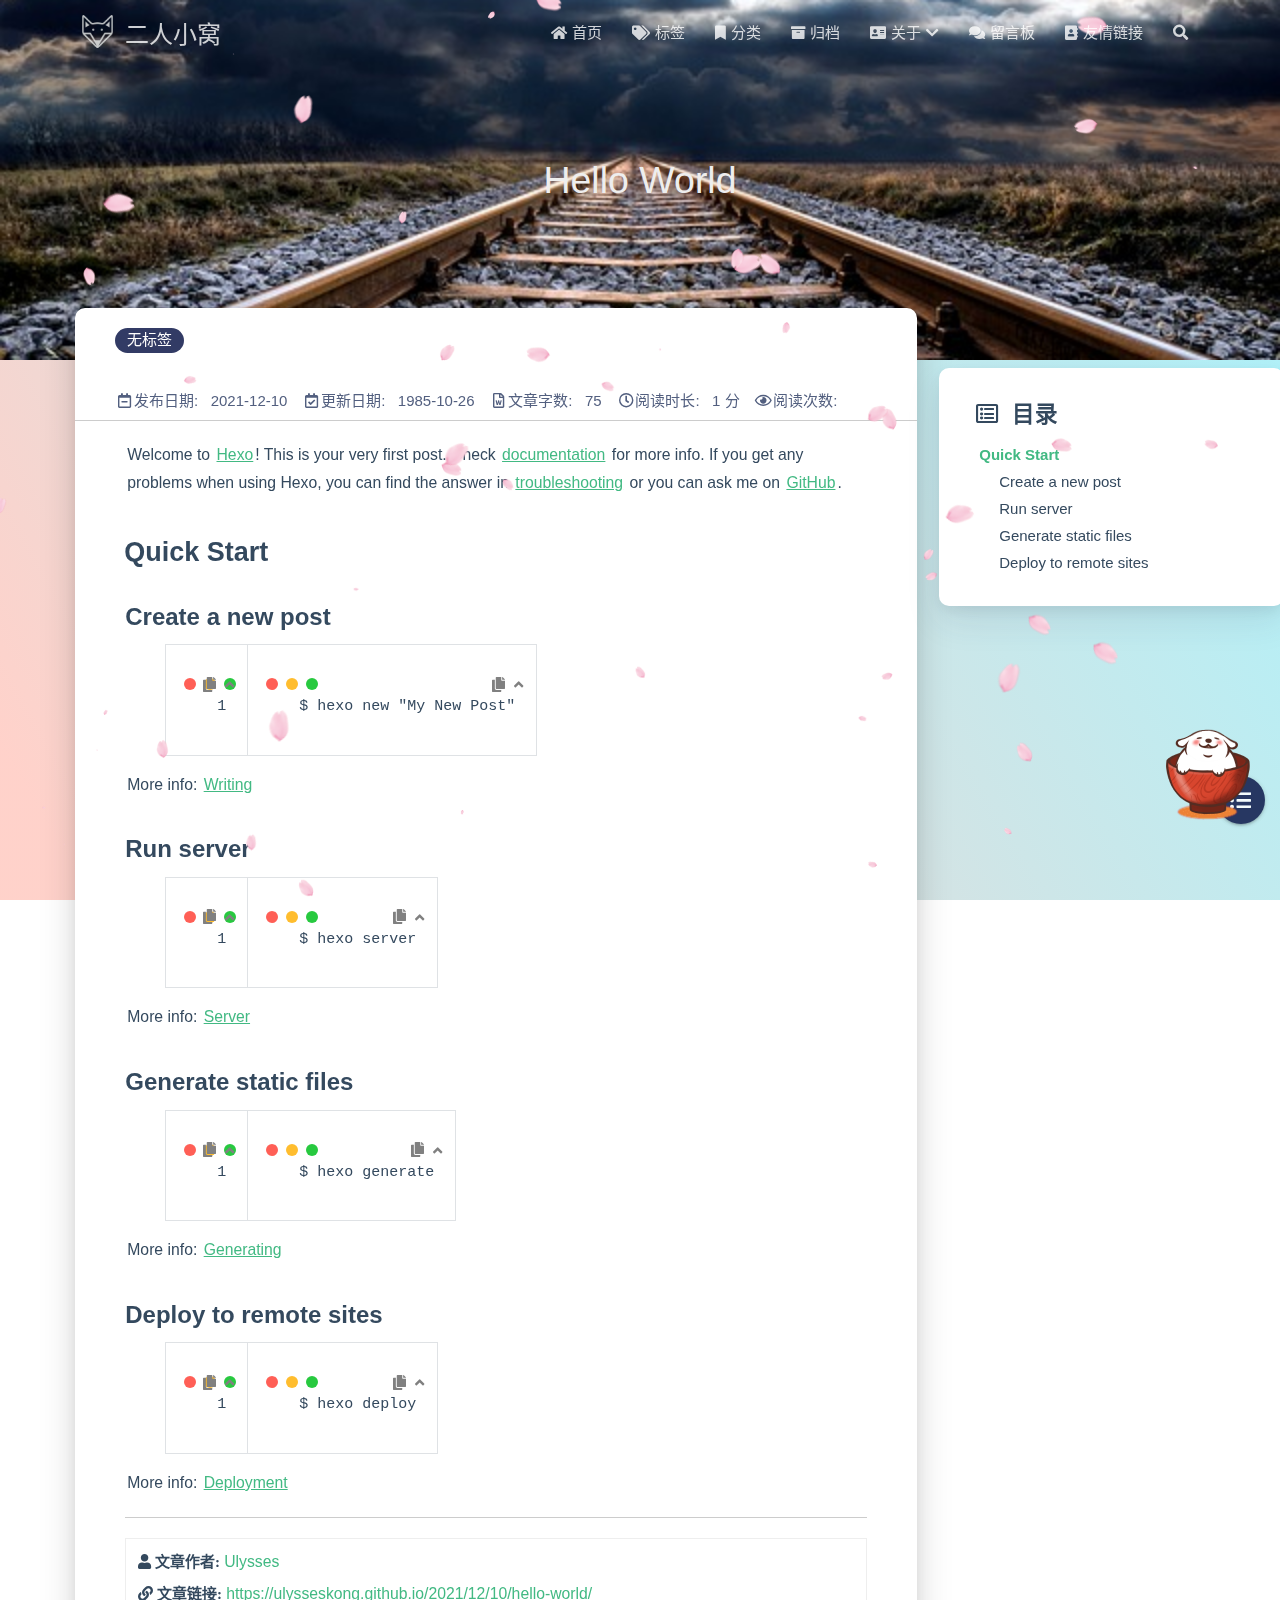
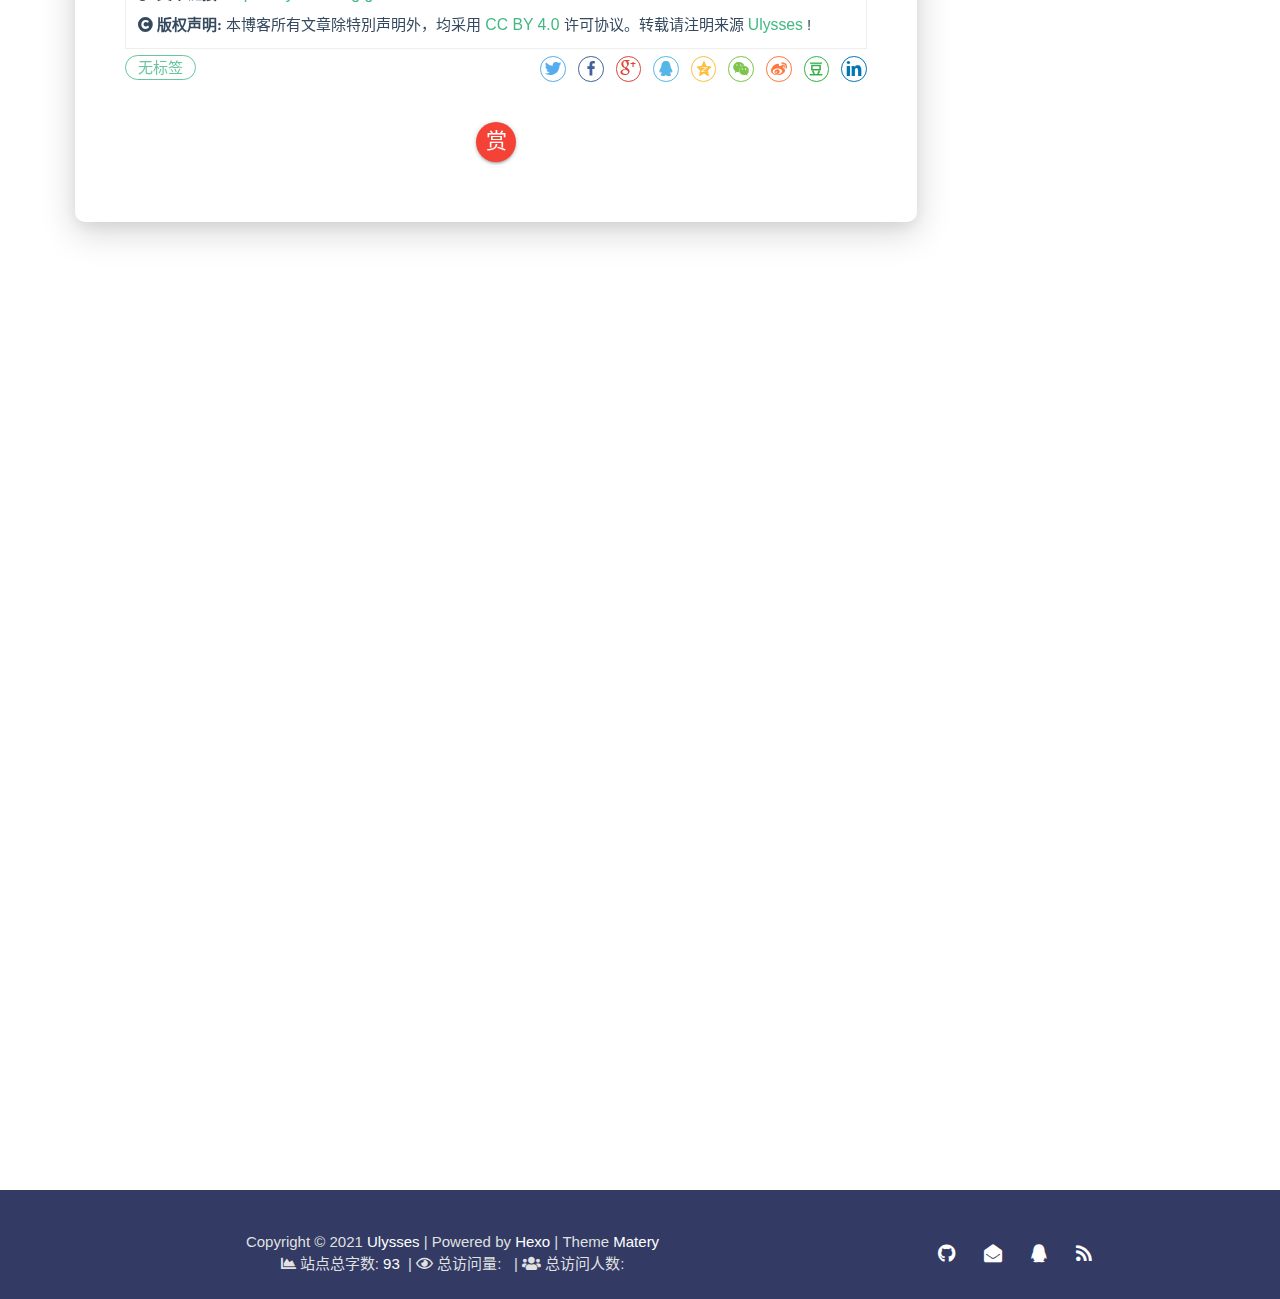
<file: 2021/12/10/hello-world/index.html>
<!DOCTYPE HTML>
<html lang="zh-CN">


<head>
    <meta charset="utf-8">
    <meta name="keywords" content="Hello World, HTML,CSS,JavaScript,JQuery,java,linux等">
    <meta name="description" content="Welcome to Hexo! This is your very first post. Check documentation for more info. If you get any problems when using Hex">
    <meta http-equiv="X-UA-Compatible" content="IE=edge">
    <meta name="viewport" content="width=device-width, initial-scale=1.0, user-scalable=no">
    <meta name="renderer" content="webkit|ie-stand|ie-comp">
    <meta name="mobile-web-app-capable" content="yes">
    <meta name="format-detection" content="telephone=no">
    <meta name="apple-mobile-web-app-capable" content="yes">
    <meta name="apple-mobile-web-app-status-bar-style" content="black-translucent">
    <meta name="referrer" content="no-referrer-when-downgrade">
    <!-- Global site tag (gtag.js) - Google Analytics -->


    <title>Hello World | 二人小窝</title>
    <link rel="icon" type="image/png" href="/favicon.png">

    <link rel="stylesheet" type="text/css" href="/libs/awesome/css/all.min.css">
    <link rel="stylesheet" type="text/css" href="/libs/materialize/materialize.min.css">
    <link rel="stylesheet" type="text/css" href="/libs/aos/aos.css">
    <link rel="stylesheet" type="text/css" href="/libs/animate/animate.min.css">
    <link rel="stylesheet" type="text/css" href="/libs/lightGallery/css/lightgallery.min.css">
    <link rel="stylesheet" type="text/css" href="/css/matery.css">
    <link rel="stylesheet" type="text/css" href="/css/my.css">

    <script src="/libs/jquery/jquery-3.6.0.min.js"></script>
    <script src="https://sdk.jinrishici.com/v2/browser/jinrishici.js" charset="utf-8"></script>

<meta name="generator" content="Hexo 5.4.0">
<style>.github-emoji { position: relative; display: inline-block; width: 1.2em; min-height: 1.2em; overflow: hidden; vertical-align: top; color: transparent; }  .github-emoji > span { position: relative; z-index: 10; }  .github-emoji img, .github-emoji .fancybox { margin: 0 !important; padding: 0 !important; border: none !important; outline: none !important; text-decoration: none !important; user-select: none !important; cursor: auto !important; }  .github-emoji img { height: 1.2em !important; width: 1.2em !important; position: absolute !important; left: 50% !important; top: 50% !important; transform: translate(-50%, -50%) !important; user-select: none !important; cursor: auto !important; } .github-emoji-fallback { color: inherit; } .github-emoji-fallback img { opacity: 0 !important; }</style>
<link rel="alternate" href="/atom.xml" title="二人小窝" type="application/atom+xml">
<link rel="stylesheet" href="/css/prism-tomorrow.css" type="text/css"></head>









<body>
    <header class="navbar-fixed">
    <nav id="headNav" class="bg-color nav-transparent">
        <div id="navContainer" class="nav-wrapper container">
            <div class="brand-logo">
                <a href="/" class="waves-effect waves-light">
                    
                    <img src="/medias/logo.png" class="logo-img" alt="LOGO">
                    
                    <span class="logo-span">二人小窝</span>
                </a>
            </div>
            

<a href="#" data-target="mobile-nav" class="sidenav-trigger button-collapse"><i class="fas fa-bars"></i></a>
<ul class="right nav-menu">
  
  <li class="hide-on-med-and-down nav-item">
    
    <a href="/" class="waves-effect waves-light">
      
      <i class="fas fa-home" style="zoom: 0.6;"></i>
      
      <span>首页</span>
    </a>
    
  </li>
  
  <li class="hide-on-med-and-down nav-item">
    
    <a href="/tags" class="waves-effect waves-light">
      
      <i class="fas fa-tags" style="zoom: 0.6;"></i>
      
      <span>标签</span>
    </a>
    
  </li>
  
  <li class="hide-on-med-and-down nav-item">
    
    <a href="/categories" class="waves-effect waves-light">
      
      <i class="fas fa-bookmark" style="zoom: 0.6;"></i>
      
      <span>分类</span>
    </a>
    
  </li>
  
  <li class="hide-on-med-and-down nav-item">
    
    <a href="/archives" class="waves-effect waves-light">
      
      <i class="fas fa-archive" style="zoom: 0.6;"></i>
      
      <span>归档</span>
    </a>
    
  </li>
  
  <li class="hide-on-med-and-down nav-item">
    
    <a href="/" class="waves-effect waves-light">

      
      <i class="fas fa-address-card" style="zoom: 0.6;"></i>
      
      <span>关于</span>
      <i class="fas fa-chevron-down" aria-hidden="true" style="zoom: 0.6;"></i>
    </a>
    <ul class="sub-nav menus_item_child ">
      
      <li>
        <a href="/about">
          
          <i class="fas fa-user-circle" style="margin-top: -20px; zoom: 0.6;"></i>
          
          <span>关于我</span>
        </a>
      </li>
      
      <li>
        <a href="/aboutme">
          
          <i class="fa fa-user-secret" style="margin-top: -20px; zoom: 0.6;"></i>
          
          <span>Another</span>
        </a>
      </li>
      
    </ul>
    
  </li>
  
  <li class="hide-on-med-and-down nav-item">
    
    <a href="/contact" class="waves-effect waves-light">
      
      <i class="fas fa-comments" style="zoom: 0.6;"></i>
      
      <span>留言板</span>
    </a>
    
  </li>
  
  <li class="hide-on-med-and-down nav-item">
    
    <a href="/friends" class="waves-effect waves-light">
      
      <i class="fas fa-address-book" style="zoom: 0.6;"></i>
      
      <span>友情链接</span>
    </a>
    
  </li>
  
  <li>
    <a href="#searchModal" class="modal-trigger waves-effect waves-light">
      <i id="searchIcon" class="fas fa-search" title="搜索" style="zoom: 0.85;"></i>
    </a>
  </li>
</ul>


<div id="mobile-nav" class="side-nav sidenav">

    <div class="mobile-head bg-color">
        
        <img src="/medias/logo.png" class="logo-img circle responsive-img">
        
        <div class="logo-name">二人小窝</div>
        <div class="logo-desc">
            
            这是我们俩的专属小窝
            
        </div>
    </div>

    <ul class="menu-list mobile-menu-list">
        
        <li class="m-nav-item">
	  
		<a href="/" class="waves-effect waves-light">
			
			    <i class="fa-fw fas fa-home"></i>
			
			首页
		</a>
          
        </li>
        
        <li class="m-nav-item">
	  
		<a href="/tags" class="waves-effect waves-light">
			
			    <i class="fa-fw fas fa-tags"></i>
			
			标签
		</a>
          
        </li>
        
        <li class="m-nav-item">
	  
		<a href="/categories" class="waves-effect waves-light">
			
			    <i class="fa-fw fas fa-bookmark"></i>
			
			分类
		</a>
          
        </li>
        
        <li class="m-nav-item">
	  
		<a href="/archives" class="waves-effect waves-light">
			
			    <i class="fa-fw fas fa-archive"></i>
			
			归档
		</a>
          
        </li>
        
        <li class="m-nav-item">
	  
		<a href="javascript:;">
			
				<i class="fa-fw fas fa-address-card"></i>
			
			关于
			<span class="m-icon"><i class="fas fa-chevron-right"></i></span>
		</a>
            <ul  style="background:  ;" >
              
                <li>

                  <a href="/about " style="margin-left:75px">
				  
				   <i class="fa fas fa-user-circle" style="position: absolute;left:50px" ></i>
			      
		          <span>关于我</span>
                  </a>
                </li>
              
                <li>

                  <a href="/aboutme " style="margin-left:75px">
				  
				   <i class="fa fa fa-user-secret" style="position: absolute;left:50px" ></i>
			      
		          <span>Another</span>
                  </a>
                </li>
              
            </ul>
          
        </li>
        
        <li class="m-nav-item">
	  
		<a href="/contact" class="waves-effect waves-light">
			
			    <i class="fa-fw fas fa-comments"></i>
			
			留言板
		</a>
          
        </li>
        
        <li class="m-nav-item">
	  
		<a href="/friends" class="waves-effect waves-light">
			
			    <i class="fa-fw fas fa-address-book"></i>
			
			友情链接
		</a>
          
        </li>
        
        
        <li><div class="divider"></div></li>
        <li>
            <a href="https://github.com/ulysseskong" class="waves-effect waves-light" target="_blank">
                <i class="fab fa-github-square fa-fw"></i>Fork Me
            </a>
        </li>
        
    </ul>
</div>


        </div>

        
            <style>
    .nav-transparent .github-corner {
        display: none !important;
    }

    .github-corner {
        position: absolute;
        z-index: 10;
        top: 0;
        right: 0;
        border: 0;
        transform: scale(1.1);
    }

    .github-corner svg {
        color: #0f9d58;
        fill: #fff;
        height: 64px;
        width: 64px;
    }

    .github-corner:hover .octo-arm {
        animation: a 0.56s ease-in-out;
    }

    .github-corner .octo-arm {
        animation: none;
    }

    @keyframes a {
        0%,
        to {
            transform: rotate(0);
        }
        20%,
        60% {
            transform: rotate(-25deg);
        }
        40%,
        80% {
            transform: rotate(10deg);
        }
    }
</style>

<a href="https://github.com/ulysseskong" class="github-corner tooltipped hide-on-med-and-down" target="_blank"
   data-tooltip="Fork Me" data-position="left" data-delay="50">
    <svg viewBox="0 0 250 250" aria-hidden="true">
        <path d="M0,0 L115,115 L130,115 L142,142 L250,250 L250,0 Z"></path>
        <path d="M128.3,109.0 C113.8,99.7 119.0,89.6 119.0,89.6 C122.0,82.7 120.5,78.6 120.5,78.6 C119.2,72.0 123.4,76.3 123.4,76.3 C127.3,80.9 125.5,87.3 125.5,87.3 C122.9,97.6 130.6,101.9 134.4,103.2"
              fill="currentColor" style="transform-origin: 130px 106px;" class="octo-arm"></path>
        <path d="M115.0,115.0 C114.9,115.1 118.7,116.5 119.8,115.4 L133.7,101.6 C136.9,99.2 139.9,98.4 142.2,98.6 C133.8,88.0 127.5,74.4 143.8,58.0 C148.5,53.4 154.0,51.2 159.7,51.0 C160.3,49.4 163.2,43.6 171.4,40.1 C171.4,40.1 176.1,42.5 178.8,56.2 C183.1,58.6 187.2,61.8 190.9,65.4 C194.5,69.0 197.7,73.2 200.1,77.6 C213.8,80.2 216.3,84.9 216.3,84.9 C212.7,93.1 206.9,96.0 205.4,96.6 C205.1,102.4 203.0,107.8 198.3,112.5 C181.9,128.9 168.3,122.5 157.7,114.1 C157.9,116.9 156.7,120.9 152.7,124.9 L141.0,136.5 C139.8,137.7 141.6,141.9 141.8,141.8 Z"
              fill="currentColor" class="octo-body"></path>
    </svg>
</a>
        
    </nav>

</header>

    



<div class="bg-cover pd-header post-cover" style="background-image: url('/medias/featureimages/12.jpg')">
    <div class="container" style="right: 0px;left: 0px;">
        <div class="row">
            <div class="col s12 m12 l12">
                <div class="brand">
                    <h1 class="description center-align post-title">Hello World</h1>
                </div>
            </div>
        </div>
    </div>
</div>




<main class="post-container content">

    
    <link rel="stylesheet" href="/libs/tocbot/tocbot.css">
<style>
    #articleContent h1::before,
    #articleContent h2::before,
    #articleContent h3::before,
    #articleContent h4::before,
    #articleContent h5::before,
    #articleContent h6::before {
        display: block;
        content: " ";
        height: 100px;
        margin-top: -100px;
        visibility: hidden;
    }

    #articleContent :focus {
        outline: none;
    }

    .toc-fixed {
        position: fixed;
        top: 64px;
    }

    .toc-widget {
        width: 345px;
        padding-left: 20px;
    }

    .toc-widget .toc-title {
        padding: 35px 0 15px 17px;
        font-size: 1.5rem;
        font-weight: bold;
        line-height: 1.5rem;
    }

    .toc-widget ol {
        padding: 0;
        list-style: none;
    }

    #toc-content {
        padding-bottom: 30px;
        overflow: auto;
    }

    #toc-content ol {
        padding-left: 10px;
    }

    #toc-content ol li {
        padding-left: 10px;
    }

    #toc-content .toc-link:hover {
        color: #42b983;
        font-weight: 700;
        text-decoration: underline;
    }

    #toc-content .toc-link::before {
        background-color: transparent;
        max-height: 25px;

        position: absolute;
        right: 23.5vw;
        display: block;
    }

    #toc-content .is-active-link {
        color: #42b983;
    }

    #floating-toc-btn {
        position: fixed;
        right: 15px;
        bottom: 76px;
        padding-top: 15px;
        margin-bottom: 0;
        z-index: 998;
    }

    #floating-toc-btn .btn-floating {
        width: 48px;
        height: 48px;
    }

    #floating-toc-btn .btn-floating i {
        line-height: 48px;
        font-size: 1.4rem;
    }
</style>
<div class="row">
    <div id="main-content" class="col s12 m12 l9">
        <!-- 文章内容详情 -->
<div id="artDetail">
    <div class="card">
        <div class="card-content article-info">
            <div class="row tag-cate">
                <div class="col s7">
                    
                          <div class="article-tag">
                            <span class="chip bg-color">无标签</span>
                          </div>
                    
                </div>
                <div class="col s5 right-align">
                    
                </div>
            </div>

            <div class="post-info">
                
                <div class="post-date info-break-policy">
                    <i class="far fa-calendar-minus fa-fw"></i>发布日期:&nbsp;&nbsp;
                    2021-12-10
                </div>
                

                
                <div class="post-date info-break-policy">
                    <i class="far fa-calendar-check fa-fw"></i>更新日期:&nbsp;&nbsp;
                    1985-10-26
                </div>
                

                
                <div class="info-break-policy">
                    <i class="far fa-file-word fa-fw"></i>文章字数:&nbsp;&nbsp;
                    75
                </div>
                

                
                <div class="info-break-policy">
                    <i class="far fa-clock fa-fw"></i>阅读时长:&nbsp;&nbsp;
                    1 分
                </div>
                

                
                    <div id="busuanzi_container_page_pv" class="info-break-policy">
                        <i class="far fa-eye fa-fw"></i>阅读次数:&nbsp;&nbsp;
                        <span id="busuanzi_value_page_pv"></span>
                    </div>
				
            </div>
        </div>
        <hr class="clearfix">

        

        

        <div class="card-content article-card-content">
            <div id="articleContent">
                <p>Welcome to <a target="_blank" rel="noopener" href="https://hexo.io/">Hexo</a>! This is your very first post. Check <a target="_blank" rel="noopener" href="https://hexo.io/docs/">documentation</a> for more info. If you get any problems when using Hexo, you can find the answer in <a target="_blank" rel="noopener" href="https://hexo.io/docs/troubleshooting.html">troubleshooting</a> or you can ask me on <a target="_blank" rel="noopener" href="https://github.com/hexojs/hexo/issues">GitHub</a>.</p>
<h2 id="Quick-Start"><a href="#Quick-Start" class="headerlink" title="Quick Start"></a>Quick Start</h2><h3 id="Create-a-new-post"><a href="#Create-a-new-post" class="headerlink" title="Create a new post"></a>Create a new post</h3><figure class="highlight bash"><table><tr><td class="gutter"><pre><span class="line">1</span><br></pre></td><td class="code"><pre><span class="line">$ hexo new <span class="string">&quot;My New Post&quot;</span></span><br></pre></td></tr></table></figure>

<p>More info: <a target="_blank" rel="noopener" href="https://hexo.io/docs/writing.html">Writing</a></p>
<h3 id="Run-server"><a href="#Run-server" class="headerlink" title="Run server"></a>Run server</h3><figure class="highlight bash"><table><tr><td class="gutter"><pre><span class="line">1</span><br></pre></td><td class="code"><pre><span class="line">$ hexo server</span><br></pre></td></tr></table></figure>

<p>More info: <a target="_blank" rel="noopener" href="https://hexo.io/docs/server.html">Server</a></p>
<h3 id="Generate-static-files"><a href="#Generate-static-files" class="headerlink" title="Generate static files"></a>Generate static files</h3><figure class="highlight bash"><table><tr><td class="gutter"><pre><span class="line">1</span><br></pre></td><td class="code"><pre><span class="line">$ hexo generate</span><br></pre></td></tr></table></figure>

<p>More info: <a target="_blank" rel="noopener" href="https://hexo.io/docs/generating.html">Generating</a></p>
<h3 id="Deploy-to-remote-sites"><a href="#Deploy-to-remote-sites" class="headerlink" title="Deploy to remote sites"></a>Deploy to remote sites</h3><figure class="highlight bash"><table><tr><td class="gutter"><pre><span class="line">1</span><br></pre></td><td class="code"><pre><span class="line">$ hexo deploy</span><br></pre></td></tr></table></figure>

<p>More info: <a target="_blank" rel="noopener" href="https://hexo.io/docs/one-command-deployment.html">Deployment</a></p>

                
            </div>
            <hr/>

            

    <div class="reprint" id="reprint-statement">
        
            <div class="reprint__author">
                <span class="reprint-meta" style="font-weight: bold;">
                    <i class="fas fa-user">
                        文章作者:
                    </i>
                </span>
                <span class="reprint-info">
                    <a href="/about" rel="external nofollow noreferrer">Ulysses</a>
                </span>
            </div>
            <div class="reprint__type">
                <span class="reprint-meta" style="font-weight: bold;">
                    <i class="fas fa-link">
                        文章链接:
                    </i>
                </span>
                <span class="reprint-info">
                    <a href="https://ulysseskong.github.io/2021/12/10/hello-world/">https://ulysseskong.github.io/2021/12/10/hello-world/</a>
                </span>
            </div>
            <div class="reprint__notice">
                <span class="reprint-meta" style="font-weight: bold;">
                    <i class="fas fa-copyright">
                        版权声明:
                    </i>
                </span>
                <span class="reprint-info">
                    本博客所有文章除特別声明外，均采用
                    <a href="https://creativecommons.org/licenses/by/4.0/deed.zh" rel="external nofollow noreferrer" target="_blank">CC BY 4.0</a>
                    许可协议。转载请注明来源
                    <a href="/about" target="_blank">Ulysses</a>
                    !
                </span>
            </div>
        
    </div>

    <script async defer>
      document.addEventListener("copy", function (e) {
        let toastHTML = '<span>复制成功，请遵循本文的转载规则</span><button class="btn-flat toast-action" onclick="navToReprintStatement()" style="font-size: smaller">查看</a>';
        M.toast({html: toastHTML})
      });

      function navToReprintStatement() {
        $("html, body").animate({scrollTop: $("#reprint-statement").offset().top - 80}, 800);
      }
    </script>



            <div class="tag_share" style="display: block;">
                <div class="post-meta__tag-list" style="display: inline-block;">
                    
                        <div class="article-tag">
                            <span class="chip bg-color">无标签</span>
                        </div>
                    
                </div>
                <div class="post_share" style="zoom: 80%; width: fit-content; display: inline-block; float: right; margin: -0.15rem 0;">
                    <link rel="stylesheet" type="text/css" href="/libs/share/css/share.min.css">
<div id="article-share">

    
    <div class="social-share" data-sites="twitter,facebook,google,qq,qzone,wechat,weibo,douban,linkedin" data-wechat-qrcode-helper="<p>微信扫一扫即可分享！</p>"></div>
    <script src="/libs/share/js/social-share.min.js"></script>
    

    

</div>

                </div>
            </div>
            
                <style>
    #reward {
        margin: 40px 0;
        text-align: center;
    }

    #reward .reward-link {
        font-size: 1.4rem;
        line-height: 38px;
    }

    #reward .btn-floating:hover {
        box-shadow: 0 6px 12px rgba(0, 0, 0, 0.2), 0 5px 15px rgba(0, 0, 0, 0.2);
    }

    #rewardModal {
        width: 320px;
        height: 350px;
    }

    #rewardModal .reward-title {
        margin: 15px auto;
        padding-bottom: 5px;
    }

    #rewardModal .modal-content {
        padding: 10px;
    }

    #rewardModal .close {
        position: absolute;
        right: 15px;
        top: 15px;
        color: rgba(0, 0, 0, 0.5);
        font-size: 1.3rem;
        line-height: 20px;
        cursor: pointer;
    }

    #rewardModal .close:hover {
        color: #ef5350;
        transform: scale(1.3);
        -moz-transform:scale(1.3);
        -webkit-transform:scale(1.3);
        -o-transform:scale(1.3);
    }

    #rewardModal .reward-tabs {
        margin: 0 auto;
        width: 210px;
    }

    .reward-tabs .tabs {
        height: 38px;
        margin: 10px auto;
        padding-left: 0;
    }

    .reward-content ul {
        padding-left: 0 !important;
    }

    .reward-tabs .tabs .tab {
        height: 38px;
        line-height: 38px;
    }

    .reward-tabs .tab a {
        color: #fff;
        background-color: #ccc;
    }

    .reward-tabs .tab a:hover {
        background-color: #ccc;
        color: #fff;
    }

    .reward-tabs .wechat-tab .active {
        color: #fff !important;
        background-color: #22AB38 !important;
    }

    .reward-tabs .alipay-tab .active {
        color: #fff !important;
        background-color: #019FE8 !important;
    }

    .reward-tabs .reward-img {
        width: 210px;
        height: 210px;
    }
</style>

<div id="reward">
    <a href="#rewardModal" class="reward-link modal-trigger btn-floating btn-medium waves-effect waves-light red">赏</a>

    <!-- Modal Structure -->
    <div id="rewardModal" class="modal">
        <div class="modal-content">
            <a class="close modal-close"><i class="fas fa-times"></i></a>
            <h4 class="reward-title">你的赏识是我前进的动力</h4>
            <div class="reward-content">
                <div class="reward-tabs">
                    <ul class="tabs row">
                        <li class="tab col s6 alipay-tab waves-effect waves-light"><a href="#alipay">支付宝</a></li>
                        <li class="tab col s6 wechat-tab waves-effect waves-light"><a href="#wechat">微 信</a></li>
                    </ul>
                    <div id="alipay">
                        <img src="/medias/reward/alipay.jpg" class="reward-img" alt="支付宝打赏二维码">
                    </div>
                    <div id="wechat">
                        <img src="/medias/reward/wechat.png" class="reward-img" alt="微信打赏二维码">
                    </div>
                </div>
            </div>
        </div>
    </div>
</div>

<script>
    $(function () {
        $('.tabs').tabs();
    });
</script>

            
        </div>
    </div>

    

    

    

    

    
        <style>
    .valine-card {
        margin: 1.5rem auto;
    }

    .valine-card .card-content {
        padding: 20px 20px 5px 20px;
    }

    #vcomments textarea {
        box-sizing: border-box;
        background: url("/medias/comment_bg.png") 100% 100% no-repeat;
    }

    #vcomments p {
        margin: 2px 2px 10px;
        font-size: 1.05rem;
        line-height: 1.78rem;
    }

    #vcomments blockquote p {
        text-indent: 0.2rem;
    }

    #vcomments a {
        padding: 0 2px;
        color: #4cbf30;
        font-weight: 500;
        text-decoration: none;
    }

    #vcomments img {
        max-width: 100%;
        height: auto;
        cursor: pointer;
    }

    #vcomments ol li {
        list-style-type: decimal;
    }

    #vcomments ol,
    ul {
        display: block;
        padding-left: 2em;
        word-spacing: 0.05rem;
    }

    #vcomments ul li,
    ol li {
        display: list-item;
        line-height: 1.8rem;
        font-size: 1rem;
    }

    #vcomments ul li {
        list-style-type: disc;
    }

    #vcomments ul ul li {
        list-style-type: circle;
    }

    #vcomments table, th, td {
        padding: 12px 13px;
        border: 1px solid #dfe2e5;
    }

    #vcomments table, th, td {
        border: 0;
    }

    table tr:nth-child(2n), thead {
        background-color: #fafafa;
    }

    #vcomments table th {
        background-color: #f2f2f2;
        min-width: 80px;
    }

    #vcomments table td {
        min-width: 80px;
    }

    #vcomments h1 {
        font-size: 1.85rem;
        font-weight: bold;
        line-height: 2.2rem;
    }

    #vcomments h2 {
        font-size: 1.65rem;
        font-weight: bold;
        line-height: 1.9rem;
    }

    #vcomments h3 {
        font-size: 1.45rem;
        font-weight: bold;
        line-height: 1.7rem;
    }

    #vcomments h4 {
        font-size: 1.25rem;
        font-weight: bold;
        line-height: 1.5rem;
    }

    #vcomments h5 {
        font-size: 1.1rem;
        font-weight: bold;
        line-height: 1.4rem;
    }

    #vcomments h6 {
        font-size: 1rem;
        line-height: 1.3rem;
    }

    #vcomments p {
        font-size: 1rem;
        line-height: 1.5rem;
    }

    #vcomments hr {
        margin: 12px 0;
        border: 0;
        border-top: 1px solid #ccc;
    }

    #vcomments blockquote {
        margin: 15px 0;
        border-left: 5px solid #42b983;
        padding: 1rem 0.8rem 0.3rem 0.8rem;
        color: #666;
        background-color: rgba(66, 185, 131, .1);
    }

    #vcomments pre {
        font-family: monospace, monospace;
        padding: 1.2em;
        margin: .5em 0;
        background: #272822;
        overflow: auto;
        border-radius: 0.3em;
        tab-size: 4;
    }

    #vcomments code {
        font-family: monospace, monospace;
        padding: 1px 3px;
        font-size: 0.92rem;
        color: #e96900;
        background-color: #f8f8f8;
        border-radius: 2px;
    }

    #vcomments pre code {
        font-family: monospace, monospace;
        padding: 0;
        color: #e8eaf6;
        background-color: #272822;
    }

    #vcomments pre[class*="language-"] {
        padding: 1.2em;
        margin: .5em 0;
    }

    #vcomments code[class*="language-"],
    pre[class*="language-"] {
        color: #e8eaf6;
    }

    #vcomments [type="checkbox"]:not(:checked), [type="checkbox"]:checked {
        position: inherit;
        margin-left: -1.3rem;
        margin-right: 0.4rem;
        margin-top: -1px;
        vertical-align: middle;
        left: unset;
        visibility: visible;
    }

    #vcomments b,
    strong {
        font-weight: bold;
    }

    #vcomments dfn {
        font-style: italic;
    }

    #vcomments small {
        font-size: 85%;
    }

    #vcomments cite {
        font-style: normal;
    }

    #vcomments mark {
        background-color: #fcf8e3;
        padding: .2em;
    }

    #vcomments table, th, td {
        padding: 12px 13px;
        border: 1px solid #dfe2e5;
    }

    table tr:nth-child(2n), thead {
        background-color: #fafafa;
    }

    #vcomments table th {
        background-color: #f2f2f2;
        min-width: 80px;
    }

    #vcomments table td {
        min-width: 80px;
    }

    #vcomments [type="checkbox"]:not(:checked), [type="checkbox"]:checked {
        position: inherit;
        margin-left: -1.3rem;
        margin-right: 0.4rem;
        margin-top: -1px;
        vertical-align: middle;
        left: unset;
        visibility: visible;
    }
</style>

<div class="card valine-card" data-aos="fade-up">
    <div class="comment_headling" style="font-size: 20px; font-weight: 700; position: relative; padding-left: 20px; top: 15px; padding-bottom: 5px;">
        <i class="fas fa-comments fa-fw" aria-hidden="true"></i>
        <span>评论</span>
    </div>
    <div id="vcomments" class="card-content" style="display: grid">
    </div>
</div>

<script src="/libs/valine/av-min.js"></script>
<script src="/libs/valine/Valine.min.js"></script>
<script>
    new Valine({
        el: '#vcomments',
        appId: 'xxxxxxxx',
        appKey: 'xxxxxxx',
        notify: 'true' === 'true',
        verify: 'true' === 'true',
        visitor: 'true' === 'true',
        avatar: 'mm',
        pageSize: '10',
        lang: 'zh-cn',
        placeholder: '想说点啥？Just go go ^_^'
    });
</script>

<!--酷Q推送-->


    

    

    

    

    

<article id="prenext-posts" class="prev-next articles">
    <div class="row article-row">
        
        <div class="article col s12 m6" data-aos="fade-up">
            <div class="article-badge left-badge text-color">
                <i class="fas fa-chevron-left"></i>&nbsp;上一篇</div>
            <div class="card">
                <a href="/2021/12/11/start/">
                    <div class="card-image">
                        
                        
                        <img src="/medias/featureimages/18.jpg" class="responsive-img" alt="start">
                        
                        <span class="card-title">start</span>
                    </div>
                </a>
                <div class="card-content article-content">
                    <div class="summary block-with-text">
                        
                            
                        
                    </div>
                    <div class="publish-info">
                        <span class="publish-date">
                            <i class="far fa-clock fa-fw icon-date"></i>2021-12-11
                        </span>
                        <span class="publish-author">
                            
                            <i class="fas fa-user fa-fw"></i>
                            Ulysses
                            
                        </span>
                    </div>
                </div>
                
            </div>
        </div>
        
        
        <div class="article col s12 m6" data-aos="fade-up">
            <div class="article-badge right-badge text-color">
                本篇&nbsp;<i class="far fa-dot-circle"></i>
            </div>
            <div class="card">
                <a href="/2021/12/10/hello-world/">
                    <div class="card-image">
                        
                        
                        <img src="/medias/featureimages/12.jpg" class="responsive-img" alt="Hello World">
                        
                        <span class="card-title">Hello World</span>
                    </div>
                </a>
                <div class="card-content article-content">
                    <div class="summary block-with-text">
                        
                            
                        
                    </div>
                    <div class="publish-info">
                            <span class="publish-date">
                                <i class="far fa-clock fa-fw icon-date"></i>2021-12-10
                            </span>
                        <span class="publish-author">
                            
                            <i class="fas fa-user fa-fw"></i>
                            Ulysses
                            
                        </span>
                    </div>
                </div>

                
            </div>
        </div>
        
    </div>
</article>

</div>



<!-- 代码块功能依赖 -->
<script type="text/javascript" src="/libs/codeBlock/codeBlockFuction.js"></script>

<!-- 代码语言 -->

<script type="text/javascript" src="/libs/codeBlock/codeLang.js"></script>


<!-- 代码块复制 -->

<script type="text/javascript" src="/libs/codeBlock/codeCopy.js"></script>


<!-- 代码块收缩 -->

<script type="text/javascript" src="/libs/codeBlock/codeShrink.js"></script>


    </div>
    <div id="toc-aside" class="expanded col l3 hide-on-med-and-down">
        <div class="toc-widget card" style="background-color: white;">
            <div class="toc-title"><i class="far fa-list-alt"></i>&nbsp;&nbsp;目录</div>
            <div id="toc-content"></div>
        </div>
    </div>
</div>

<!-- TOC 悬浮按钮. -->

<div id="floating-toc-btn" class="hide-on-med-and-down">
    <a class="btn-floating btn-large bg-color">
        <i class="fas fa-list-ul"></i>
    </a>
</div>


<script src="/libs/tocbot/tocbot.min.js"></script>
<script>
    $(function () {
        tocbot.init({
            tocSelector: '#toc-content',
            contentSelector: '#articleContent',
            headingsOffset: -($(window).height() * 0.4 - 45),
            collapseDepth: Number('0'),
            headingSelector: 'h2, h3, h4'
        });

        // modify the toc link href to support Chinese.
        let i = 0;
        let tocHeading = 'toc-heading-';
        $('#toc-content a').each(function () {
            $(this).attr('href', '#' + tocHeading + (++i));
        });

        // modify the heading title id to support Chinese.
        i = 0;
        $('#articleContent').children('h2, h3, h4').each(function () {
            $(this).attr('id', tocHeading + (++i));
        });

        // Set scroll toc fixed.
        let tocHeight = parseInt($(window).height() * 0.4 - 64);
        let $tocWidget = $('.toc-widget');
        $(window).scroll(function () {
            let scroll = $(window).scrollTop();
            /* add post toc fixed. */
            if (scroll > tocHeight) {
                $tocWidget.addClass('toc-fixed');
            } else {
                $tocWidget.removeClass('toc-fixed');
            }
        });

        
        /* 修复文章卡片 div 的宽度. */
        let fixPostCardWidth = function (srcId, targetId) {
            let srcDiv = $('#' + srcId);
            if (srcDiv.length === 0) {
                return;
            }

            let w = srcDiv.width();
            if (w >= 450) {
                w = w + 21;
            } else if (w >= 350 && w < 450) {
                w = w + 18;
            } else if (w >= 300 && w < 350) {
                w = w + 16;
            } else {
                w = w + 14;
            }
            $('#' + targetId).width(w);
        };

        // 切换TOC目录展开收缩的相关操作.
        const expandedClass = 'expanded';
        let $tocAside = $('#toc-aside');
        let $mainContent = $('#main-content');
        $('#floating-toc-btn .btn-floating').click(function () {
            if ($tocAside.hasClass(expandedClass)) {
                $tocAside.removeClass(expandedClass).hide();
                $mainContent.removeClass('l9');
            } else {
                $tocAside.addClass(expandedClass).show();
                $mainContent.addClass('l9');
            }
            fixPostCardWidth('artDetail', 'prenext-posts');
        });
        
    });
</script>

    

</main>




    <footer class="page-footer bg-color">
    
        <link rel="stylesheet" href="/libs/aplayer/APlayer.min.css">
<style>
    .aplayer .aplayer-lrc p {
        
        display: none;
        
        font-size: 12px;
        font-weight: 700;
        line-height: 16px !important;
    }

    .aplayer .aplayer-lrc p.aplayer-lrc-current {
        
        display: none;
        
        font-size: 15px;
        color: #42b983;
    }

    
    .aplayer.aplayer-fixed.aplayer-narrow .aplayer-body {
        left: -66px !important;
    }

    .aplayer.aplayer-fixed.aplayer-narrow .aplayer-body:hover {
        left: 0px !important;
    }

    
</style>
<div class="">
    
    <div class="row">
        <meting-js class="col l8 offset-l2 m10 offset-m1 s12"
                   server="netease"
                   type="playlist"
                   id="3207365442"
                   fixed='true'
                   autoplay='true'
                   theme='#42b983'
                   loop='all'
                   order='random'
                   preload='auto'
                   volume='0.2'
                   list-folded='true'
        >
        </meting-js>
    </div>
</div>

<script src="/libs/aplayer/APlayer.min.js"></script>
<script src="/libs/aplayer/Meting.min.js"></script>

    

    <div class="container row center-align"
         style="margin-bottom: 0px !important;">
        <div class="col s12 m8 l8 copy-right">
            Copyright&nbsp;&copy;
            
                <span id="year">2021</span>
            
            <a href="/about" target="_blank">Ulysses</a>
            |&nbsp;Powered by&nbsp;<a href="https://hexo.io/" target="_blank">Hexo</a>
            |&nbsp;Theme&nbsp;<a href="https://github.com/blinkfox/hexo-theme-matery" target="_blank">Matery</a>
            <br>
            
                &nbsp;<i class="fas fa-chart-area"></i>&nbsp;站点总字数:&nbsp;<span
                        class="white-color">93</span>
            
            
            
                
            
            
                <span id="busuanzi_container_site_pv">
                &nbsp;|&nbsp;<i class="far fa-eye"></i>&nbsp;总访问量:&nbsp;
                    <span id="busuanzi_value_site_pv" class="white-color"></span>
            </span>
            
            
                <span id="busuanzi_container_site_uv">
                &nbsp;|&nbsp;<i class="fas fa-users"></i>&nbsp;总访问人数:&nbsp;
                    <span id="busuanzi_value_site_uv" class="white-color"></span>
            </span>
            
            <br>

            <!-- 运行天数提醒. -->
            
            <br>
            
        </div>
        <div class="col s12 m4 l4 social-link social-statis">
    <a href="https://github.com/ulysses-kyh" class="tooltipped" target="_blank" data-tooltip="访问我的GitHub" data-position="top" data-delay="50">
        <i class="fab fa-github"></i>
    </a>



    <a href="mailto:k17087799942@gmail.com" class="tooltipped" target="_blank" data-tooltip="邮件联系我" data-position="top" data-delay="50">
        <i class="fas fa-envelope-open"></i>
    </a>







    <a href="tencent://AddContact/?fromId=50&fromSubId=1&subcmd=all&uin=1442336054" class="tooltipped" target="_blank" data-tooltip="QQ联系我: 1442336054" data-position="top" data-delay="50">
        <i class="fab fa-qq"></i>
    </a>







    <a href="/atom.xml" class="tooltipped" target="_blank" data-tooltip="RSS 订阅" data-position="top" data-delay="50">
        <i class="fas fa-rss"></i>
    </a>

</div>
    </div>
</footer>

<div class="progress-bar"></div>


    <!-- 搜索遮罩框 -->
<div id="searchModal" class="modal">
    <div class="modal-content">
        <div class="search-header">
            <span class="title"><i class="fas fa-search"></i>&nbsp;&nbsp;搜索</span>
            <input type="search" id="searchInput" name="s" placeholder="请输入搜索的关键字"
                   class="search-input">
        </div>
        <div id="searchResult"></div>
    </div>
</div>

<script type="text/javascript">
$(function () {
    var searchFunc = function (path, search_id, content_id) {
        'use strict';
        $.ajax({
            url: path,
            dataType: "xml",
            success: function (xmlResponse) {
                // get the contents from search data
                var datas = $("entry", xmlResponse).map(function () {
                    return {
                        title: $("title", this).text(),
                        content: $("content", this).text(),
                        url: $("url", this).text()
                    };
                }).get();
                var $input = document.getElementById(search_id);
                var $resultContent = document.getElementById(content_id);
                $input.addEventListener('input', function () {
                    var str = '<ul class=\"search-result-list\">';
                    var keywords = this.value.trim().toLowerCase().split(/[\s\-]+/);
                    $resultContent.innerHTML = "";
                    if (this.value.trim().length <= 0) {
                        return;
                    }
                    // perform local searching
                    datas.forEach(function (data) {
                        var isMatch = true;
                        var data_title = data.title.trim().toLowerCase();
                        var data_content = data.content.trim().replace(/<[^>]+>/g, "").toLowerCase();
                        var data_url = data.url;
                        data_url = data_url.indexOf('/') === 0 ? data.url : '/' + data_url;
                        var index_title = -1;
                        var index_content = -1;
                        var first_occur = -1;
                        // only match artiles with not empty titles and contents
                        if (data_title !== '' && data_content !== '') {
                            keywords.forEach(function (keyword, i) {
                                index_title = data_title.indexOf(keyword);
                                index_content = data_content.indexOf(keyword);
                                if (index_title < 0 && index_content < 0) {
                                    isMatch = false;
                                } else {
                                    if (index_content < 0) {
                                        index_content = 0;
                                    }
                                    if (i === 0) {
                                        first_occur = index_content;
                                    }
                                }
                            });
                        }
                        // show search results
                        if (isMatch) {
                            str += "<li><a href='" + data_url + "' class='search-result-title'>" + data_title + "</a>";
                            var content = data.content.trim().replace(/<[^>]+>/g, "");
                            if (first_occur >= 0) {
                                // cut out 100 characters
                                var start = first_occur - 20;
                                var end = first_occur + 80;
                                if (start < 0) {
                                    start = 0;
                                }
                                if (start === 0) {
                                    end = 100;
                                }
                                if (end > content.length) {
                                    end = content.length;
                                }
                                var match_content = content.substr(start, end);
                                // highlight all keywords
                                keywords.forEach(function (keyword) {
                                    var regS = new RegExp(keyword, "gi");
                                    match_content = match_content.replace(regS, "<em class=\"search-keyword\">" + keyword + "</em>");
                                });

                                str += "<p class=\"search-result\">" + match_content + "...</p>"
                            }
                            str += "</li>";
                        }
                    });
                    str += "</ul>";
                    $resultContent.innerHTML = str;
                });
            }
        });
    };

    searchFunc('/search.xml', 'searchInput', 'searchResult');
});
</script>

    <!-- 回到顶部按钮 -->
<div id="backTop" class="top-scroll">
    <a class="btn-floating btn-large waves-effect waves-light" href="#!">
        <i class="fas fa-arrow-up"></i>
    </a>
</div>


    <script>(function(w,d, s, id) {if(typeof(w.webpushr)!=='undefined') return;w.webpushr=w.webpushr||function(){(w.webpushr.q=w.webpushr.q||[]).push(arguments)};var js, fjs = d.getElementsByTagName(s)[0];js = d.createElement(s); js.id = id;js.async=1;js.src = "https://cdn.webpushr.com/app.min.js";fjs.parentNode.appendChild(js);}(window,document, 'script', 'webpushr-jssdk'));webpushr('setup',{'key':'BHbvZnoaYclHrCwreXgVtbr3i-1mAVznSVejs9rFrjhGbOt6_qGZgPq4hky1R7zuu7QJ29ht84yleb4tWKcxCW0' ,'integration':'popup' });</script><!-- end webpushr code -->
    <script src="/js/FunnyTitle.js"></script>
    <script src="/libs/materialize/materialize.min.js"></script>
    <script src="/libs/masonry/masonry.pkgd.min.js"></script>
    <script src="/libs/aos/aos.js"></script>
    <script src="/libs/scrollprogress/scrollProgress.min.js"></script>
    <script src="/libs/lightGallery/js/lightgallery-all.min.js"></script>
    <script src="/js/matery.js"></script>

    

    

        <script type="text/javascript">
            // 只在桌面版网页启用特效
            var windowWidth = $(window).width();
            if (windowWidth > 768) {
                document.write('<script type="text/javascript" src="/libs/others/sakura.js"><\/script>');
            }
        </script>
    

    <!-- 雪花特效 -->
    

    <!-- 鼠标星星特效 -->
    

    
        <script src="https://ssl.captcha.qq.com/TCaptcha.js"></script>
        <script src="/libs/others/TencentCaptcha.js"></script>
        <button id="TencentCaptcha" data-appid="xxxxxxxxxx" data-cbfn="callback" type="button" hidden></button>
    

    <!-- Baidu Analytics -->

    <!-- Baidu Push -->

<script>
    (function () {
        var bp = document.createElement('script');
        var curProtocol = window.location.protocol.split(':')[0];
        if (curProtocol === 'https') {
            bp.src = 'https://zz.bdstatic.com/linksubmit/push.js';
        } else {
            bp.src = 'http://push.zhanzhang.baidu.com/push.js';
        }
        var s = document.getElementsByTagName("script")[0];
        s.parentNode.insertBefore(bp, s);
    })();
</script>

    
    <script src="/libs/others/clicklove.js" async="async"></script>
    
    
    <script async src="/libs/others/busuanzi.pure.mini.js"></script>
    

    

    

    <!--腾讯兔小巢-->
    
    

    

    

    
    <script src="/libs/instantpage/instantpage.js" type="module"></script>
    

<script src="/live2dw/lib/L2Dwidget.min.js?094cbace49a39548bed64abff5988b05"></script><script>L2Dwidget.init({"pluginRootPath":"live2dw/","pluginJsPath":"lib/","pluginModelPath":"assets/","tagMode":false,"debug":false,"model":{"jsonPath":"/live2dw/assets/wanko.model.json"},"display":{"position":"right","width":150,"height":300},"mobile":{"show":false},"log":false});</script><script>(function (w, d, s, id) {
            if (typeof (w.webpushr) !== 'undefined') return; w.webpushr = w.webpushr || function () { (w.webpushr.q = w.webpushr.q || []).push(arguments) }; var js, fjs = d.getElementsByTagName(s)[0]; js = d.createElement(s); js.id = id; js.async = 1; js.src = "https://cdn.webpushr.com/app.min.js";fjs.parentNode.appendChild(js);}(window, document, 'script', 'webpushr-jssdk'));webpushr('setup', { 'key': 'BHbvZnoaYclHrCwreXgVtbr3i-1mAVznSVejs9rFrjhGbOt6_qGZgPq4hky1R7zuu7QJ29ht84yleb4tWKcxCW0' });</script></body>

</html>
</file>
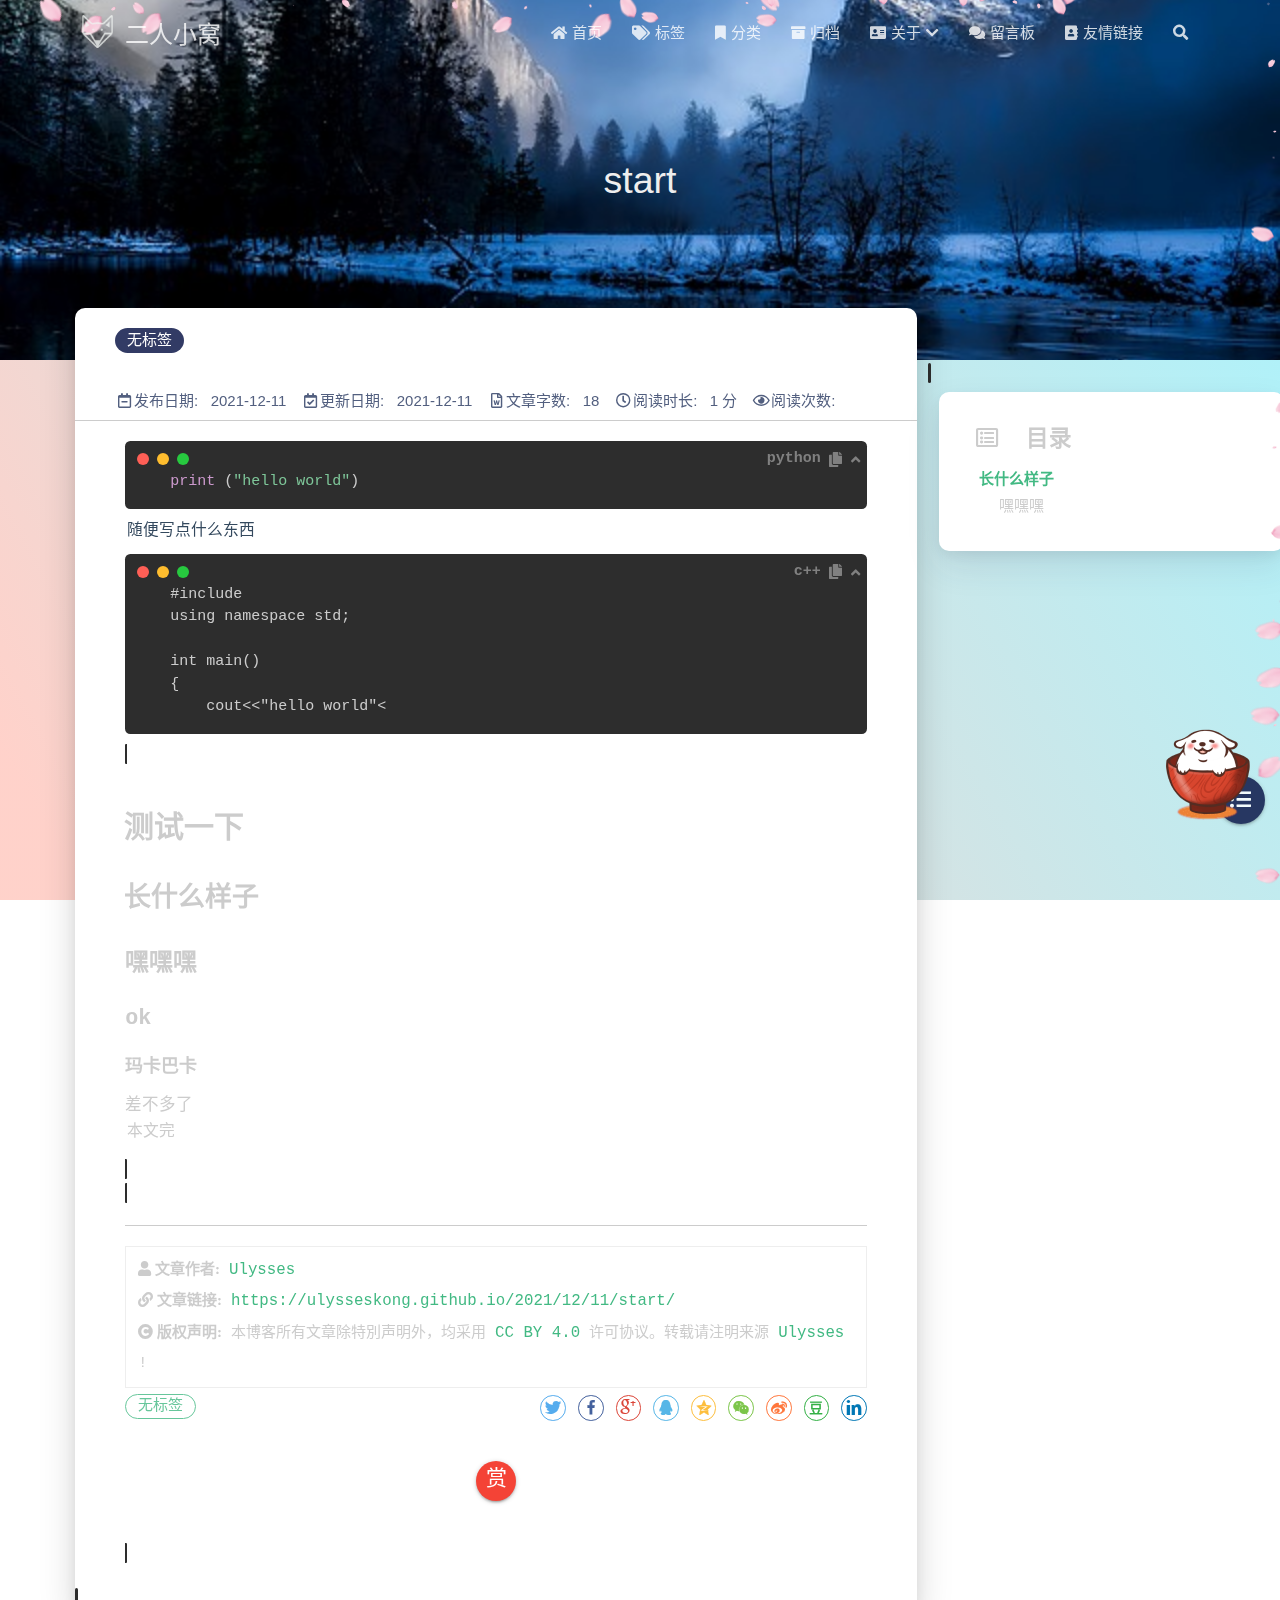
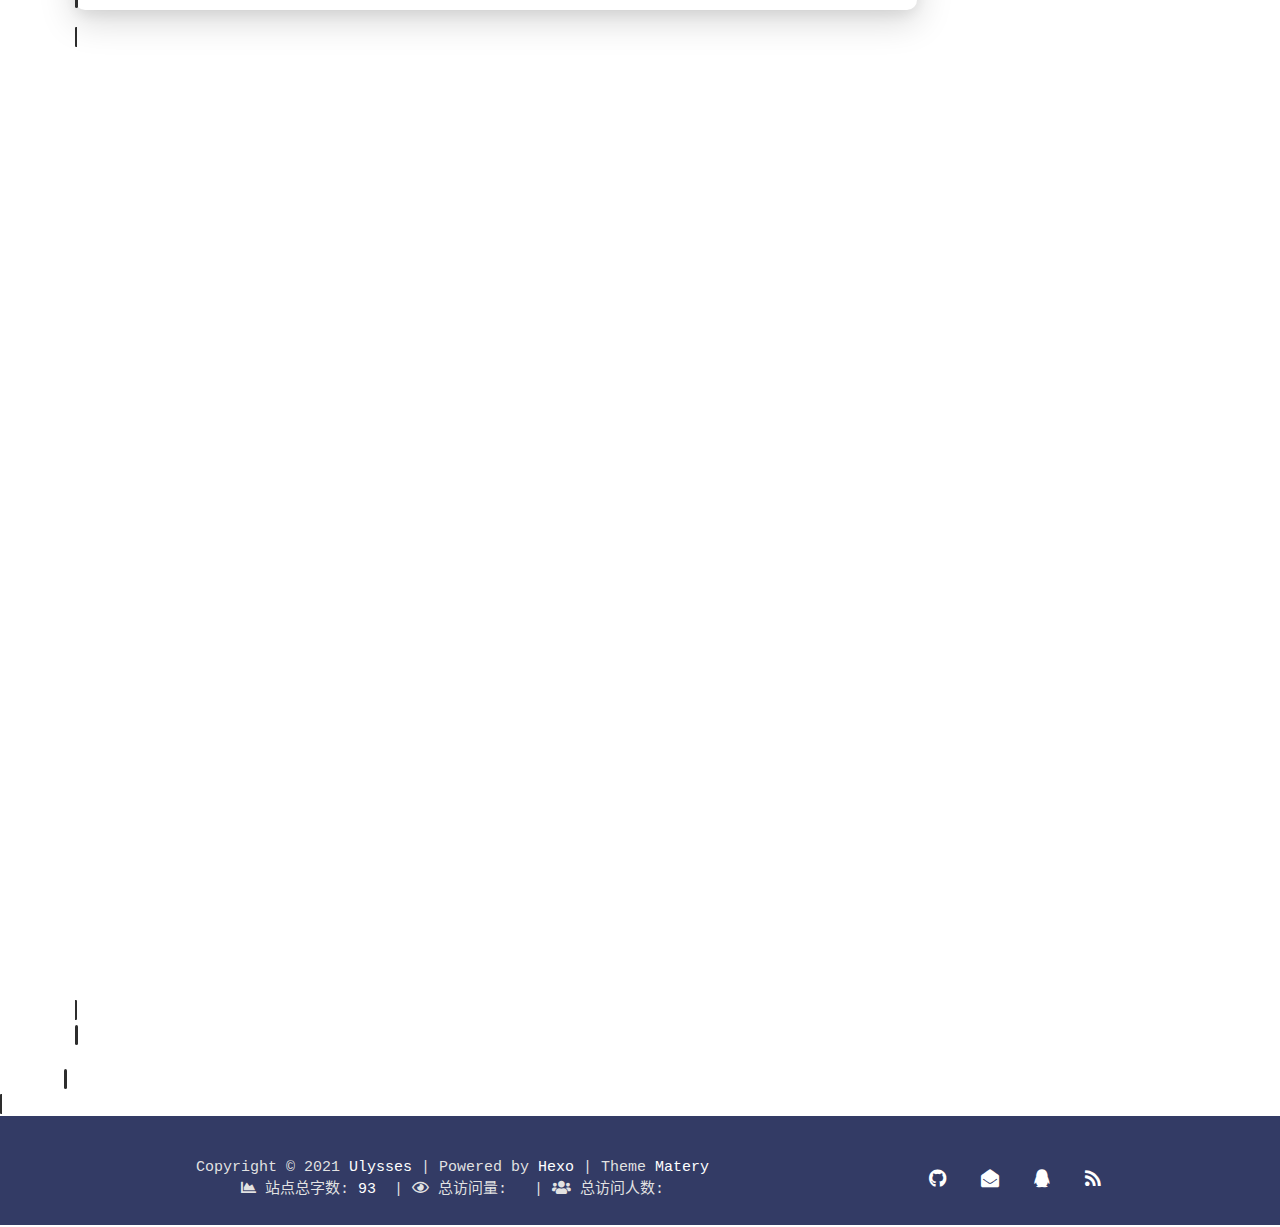
<file: 2021/12/11/start/index.html>
<!DOCTYPE HTML>
<html lang="zh-CN">


<head>
    <meta charset="utf-8">
    <meta name="keywords" content="start, HTML,CSS,JavaScript,JQuery,java,linux等">
    <meta name="description" content="print (&#34;hello world&#34;)

随便写点什么东西
#include 
using namespace std;

int main()
{
    cout">
    <meta http-equiv="X-UA-Compatible" content="IE=edge">
    <meta name="viewport" content="width=device-width, initial-scale=1.0, user-scalable=no">
    <meta name="renderer" content="webkit|ie-stand|ie-comp">
    <meta name="mobile-web-app-capable" content="yes">
    <meta name="format-detection" content="telephone=no">
    <meta name="apple-mobile-web-app-capable" content="yes">
    <meta name="apple-mobile-web-app-status-bar-style" content="black-translucent">
    <meta name="referrer" content="no-referrer-when-downgrade">
    <!-- Global site tag (gtag.js) - Google Analytics -->


    <title>start | 二人小窝</title>
    <link rel="icon" type="image/png" href="/favicon.png">

    <link rel="stylesheet" type="text/css" href="/libs/awesome/css/all.min.css">
    <link rel="stylesheet" type="text/css" href="/libs/materialize/materialize.min.css">
    <link rel="stylesheet" type="text/css" href="/libs/aos/aos.css">
    <link rel="stylesheet" type="text/css" href="/libs/animate/animate.min.css">
    <link rel="stylesheet" type="text/css" href="/libs/lightGallery/css/lightgallery.min.css">
    <link rel="stylesheet" type="text/css" href="/css/matery.css">
    <link rel="stylesheet" type="text/css" href="/css/my.css">

    <script src="/libs/jquery/jquery-3.6.0.min.js"></script>
    <script src="https://sdk.jinrishici.com/v2/browser/jinrishici.js" charset="utf-8"></script>

<meta name="generator" content="Hexo 5.4.0">
<style>.github-emoji { position: relative; display: inline-block; width: 1.2em; min-height: 1.2em; overflow: hidden; vertical-align: top; color: transparent; }  .github-emoji > span { position: relative; z-index: 10; }  .github-emoji img, .github-emoji .fancybox { margin: 0 !important; padding: 0 !important; border: none !important; outline: none !important; text-decoration: none !important; user-select: none !important; cursor: auto !important; }  .github-emoji img { height: 1.2em !important; width: 1.2em !important; position: absolute !important; left: 50% !important; top: 50% !important; transform: translate(-50%, -50%) !important; user-select: none !important; cursor: auto !important; } .github-emoji-fallback { color: inherit; } .github-emoji-fallback img { opacity: 0 !important; }</style>
<link rel="alternate" href="/atom.xml" title="二人小窝" type="application/atom+xml">
<link rel="stylesheet" href="/css/prism-tomorrow.css" type="text/css"></head>









<body>
    <header class="navbar-fixed">
    <nav id="headNav" class="bg-color nav-transparent">
        <div id="navContainer" class="nav-wrapper container">
            <div class="brand-logo">
                <a href="/" class="waves-effect waves-light">
                    
                    <img src="/medias/logo.png" class="logo-img" alt="LOGO">
                    
                    <span class="logo-span">二人小窝</span>
                </a>
            </div>
            

<a href="#" data-target="mobile-nav" class="sidenav-trigger button-collapse"><i class="fas fa-bars"></i></a>
<ul class="right nav-menu">
  
  <li class="hide-on-med-and-down nav-item">
    
    <a href="/" class="waves-effect waves-light">
      
      <i class="fas fa-home" style="zoom: 0.6;"></i>
      
      <span>首页</span>
    </a>
    
  </li>
  
  <li class="hide-on-med-and-down nav-item">
    
    <a href="/tags" class="waves-effect waves-light">
      
      <i class="fas fa-tags" style="zoom: 0.6;"></i>
      
      <span>标签</span>
    </a>
    
  </li>
  
  <li class="hide-on-med-and-down nav-item">
    
    <a href="/categories" class="waves-effect waves-light">
      
      <i class="fas fa-bookmark" style="zoom: 0.6;"></i>
      
      <span>分类</span>
    </a>
    
  </li>
  
  <li class="hide-on-med-and-down nav-item">
    
    <a href="/archives" class="waves-effect waves-light">
      
      <i class="fas fa-archive" style="zoom: 0.6;"></i>
      
      <span>归档</span>
    </a>
    
  </li>
  
  <li class="hide-on-med-and-down nav-item">
    
    <a href="/" class="waves-effect waves-light">

      
      <i class="fas fa-address-card" style="zoom: 0.6;"></i>
      
      <span>关于</span>
      <i class="fas fa-chevron-down" aria-hidden="true" style="zoom: 0.6;"></i>
    </a>
    <ul class="sub-nav menus_item_child ">
      
      <li>
        <a href="/about">
          
          <i class="fas fa-user-circle" style="margin-top: -20px; zoom: 0.6;"></i>
          
          <span>关于我</span>
        </a>
      </li>
      
      <li>
        <a href="/aboutme">
          
          <i class="fa fa-user-secret" style="margin-top: -20px; zoom: 0.6;"></i>
          
          <span>Another</span>
        </a>
      </li>
      
    </ul>
    
  </li>
  
  <li class="hide-on-med-and-down nav-item">
    
    <a href="/contact" class="waves-effect waves-light">
      
      <i class="fas fa-comments" style="zoom: 0.6;"></i>
      
      <span>留言板</span>
    </a>
    
  </li>
  
  <li class="hide-on-med-and-down nav-item">
    
    <a href="/friends" class="waves-effect waves-light">
      
      <i class="fas fa-address-book" style="zoom: 0.6;"></i>
      
      <span>友情链接</span>
    </a>
    
  </li>
  
  <li>
    <a href="#searchModal" class="modal-trigger waves-effect waves-light">
      <i id="searchIcon" class="fas fa-search" title="搜索" style="zoom: 0.85;"></i>
    </a>
  </li>
</ul>


<div id="mobile-nav" class="side-nav sidenav">

    <div class="mobile-head bg-color">
        
        <img src="/medias/logo.png" class="logo-img circle responsive-img">
        
        <div class="logo-name">二人小窝</div>
        <div class="logo-desc">
            
            这是我们俩的专属小窝
            
        </div>
    </div>

    <ul class="menu-list mobile-menu-list">
        
        <li class="m-nav-item">
	  
		<a href="/" class="waves-effect waves-light">
			
			    <i class="fa-fw fas fa-home"></i>
			
			首页
		</a>
          
        </li>
        
        <li class="m-nav-item">
	  
		<a href="/tags" class="waves-effect waves-light">
			
			    <i class="fa-fw fas fa-tags"></i>
			
			标签
		</a>
          
        </li>
        
        <li class="m-nav-item">
	  
		<a href="/categories" class="waves-effect waves-light">
			
			    <i class="fa-fw fas fa-bookmark"></i>
			
			分类
		</a>
          
        </li>
        
        <li class="m-nav-item">
	  
		<a href="/archives" class="waves-effect waves-light">
			
			    <i class="fa-fw fas fa-archive"></i>
			
			归档
		</a>
          
        </li>
        
        <li class="m-nav-item">
	  
		<a href="javascript:;">
			
				<i class="fa-fw fas fa-address-card"></i>
			
			关于
			<span class="m-icon"><i class="fas fa-chevron-right"></i></span>
		</a>
            <ul  style="background:  ;" >
              
                <li>

                  <a href="/about " style="margin-left:75px">
				  
				   <i class="fa fas fa-user-circle" style="position: absolute;left:50px" ></i>
			      
		          <span>关于我</span>
                  </a>
                </li>
              
                <li>

                  <a href="/aboutme " style="margin-left:75px">
				  
				   <i class="fa fa fa-user-secret" style="position: absolute;left:50px" ></i>
			      
		          <span>Another</span>
                  </a>
                </li>
              
            </ul>
          
        </li>
        
        <li class="m-nav-item">
	  
		<a href="/contact" class="waves-effect waves-light">
			
			    <i class="fa-fw fas fa-comments"></i>
			
			留言板
		</a>
          
        </li>
        
        <li class="m-nav-item">
	  
		<a href="/friends" class="waves-effect waves-light">
			
			    <i class="fa-fw fas fa-address-book"></i>
			
			友情链接
		</a>
          
        </li>
        
        
        <li><div class="divider"></div></li>
        <li>
            <a href="https://github.com/ulysseskong" class="waves-effect waves-light" target="_blank">
                <i class="fab fa-github-square fa-fw"></i>Fork Me
            </a>
        </li>
        
    </ul>
</div>


        </div>

        
            <style>
    .nav-transparent .github-corner {
        display: none !important;
    }

    .github-corner {
        position: absolute;
        z-index: 10;
        top: 0;
        right: 0;
        border: 0;
        transform: scale(1.1);
    }

    .github-corner svg {
        color: #0f9d58;
        fill: #fff;
        height: 64px;
        width: 64px;
    }

    .github-corner:hover .octo-arm {
        animation: a 0.56s ease-in-out;
    }

    .github-corner .octo-arm {
        animation: none;
    }

    @keyframes a {
        0%,
        to {
            transform: rotate(0);
        }
        20%,
        60% {
            transform: rotate(-25deg);
        }
        40%,
        80% {
            transform: rotate(10deg);
        }
    }
</style>

<a href="https://github.com/ulysseskong" class="github-corner tooltipped hide-on-med-and-down" target="_blank"
   data-tooltip="Fork Me" data-position="left" data-delay="50">
    <svg viewBox="0 0 250 250" aria-hidden="true">
        <path d="M0,0 L115,115 L130,115 L142,142 L250,250 L250,0 Z"></path>
        <path d="M128.3,109.0 C113.8,99.7 119.0,89.6 119.0,89.6 C122.0,82.7 120.5,78.6 120.5,78.6 C119.2,72.0 123.4,76.3 123.4,76.3 C127.3,80.9 125.5,87.3 125.5,87.3 C122.9,97.6 130.6,101.9 134.4,103.2"
              fill="currentColor" style="transform-origin: 130px 106px;" class="octo-arm"></path>
        <path d="M115.0,115.0 C114.9,115.1 118.7,116.5 119.8,115.4 L133.7,101.6 C136.9,99.2 139.9,98.4 142.2,98.6 C133.8,88.0 127.5,74.4 143.8,58.0 C148.5,53.4 154.0,51.2 159.7,51.0 C160.3,49.4 163.2,43.6 171.4,40.1 C171.4,40.1 176.1,42.5 178.8,56.2 C183.1,58.6 187.2,61.8 190.9,65.4 C194.5,69.0 197.7,73.2 200.1,77.6 C213.8,80.2 216.3,84.9 216.3,84.9 C212.7,93.1 206.9,96.0 205.4,96.6 C205.1,102.4 203.0,107.8 198.3,112.5 C181.9,128.9 168.3,122.5 157.7,114.1 C157.9,116.9 156.7,120.9 152.7,124.9 L141.0,136.5 C139.8,137.7 141.6,141.9 141.8,141.8 Z"
              fill="currentColor" class="octo-body"></path>
    </svg>
</a>
        
    </nav>

</header>

    



<div class="bg-cover pd-header post-cover" style="background-image: url('/medias/featureimages/18.jpg')">
    <div class="container" style="right: 0px;left: 0px;">
        <div class="row">
            <div class="col s12 m12 l12">
                <div class="brand">
                    <h1 class="description center-align post-title">start</h1>
                </div>
            </div>
        </div>
    </div>
</div>




<main class="post-container content">

    
    <link rel="stylesheet" href="/libs/tocbot/tocbot.css">
<style>
    #articleContent h1::before,
    #articleContent h2::before,
    #articleContent h3::before,
    #articleContent h4::before,
    #articleContent h5::before,
    #articleContent h6::before {
        display: block;
        content: " ";
        height: 100px;
        margin-top: -100px;
        visibility: hidden;
    }

    #articleContent :focus {
        outline: none;
    }

    .toc-fixed {
        position: fixed;
        top: 64px;
    }

    .toc-widget {
        width: 345px;
        padding-left: 20px;
    }

    .toc-widget .toc-title {
        padding: 35px 0 15px 17px;
        font-size: 1.5rem;
        font-weight: bold;
        line-height: 1.5rem;
    }

    .toc-widget ol {
        padding: 0;
        list-style: none;
    }

    #toc-content {
        padding-bottom: 30px;
        overflow: auto;
    }

    #toc-content ol {
        padding-left: 10px;
    }

    #toc-content ol li {
        padding-left: 10px;
    }

    #toc-content .toc-link:hover {
        color: #42b983;
        font-weight: 700;
        text-decoration: underline;
    }

    #toc-content .toc-link::before {
        background-color: transparent;
        max-height: 25px;

        position: absolute;
        right: 23.5vw;
        display: block;
    }

    #toc-content .is-active-link {
        color: #42b983;
    }

    #floating-toc-btn {
        position: fixed;
        right: 15px;
        bottom: 76px;
        padding-top: 15px;
        margin-bottom: 0;
        z-index: 998;
    }

    #floating-toc-btn .btn-floating {
        width: 48px;
        height: 48px;
    }

    #floating-toc-btn .btn-floating i {
        line-height: 48px;
        font-size: 1.4rem;
    }
</style>
<div class="row">
    <div id="main-content" class="col s12 m12 l9">
        <!-- 文章内容详情 -->
<div id="artDetail">
    <div class="card">
        <div class="card-content article-info">
            <div class="row tag-cate">
                <div class="col s7">
                    
                          <div class="article-tag">
                            <span class="chip bg-color">无标签</span>
                          </div>
                    
                </div>
                <div class="col s5 right-align">
                    
                </div>
            </div>

            <div class="post-info">
                
                <div class="post-date info-break-policy">
                    <i class="far fa-calendar-minus fa-fw"></i>发布日期:&nbsp;&nbsp;
                    2021-12-11
                </div>
                

                
                <div class="post-date info-break-policy">
                    <i class="far fa-calendar-check fa-fw"></i>更新日期:&nbsp;&nbsp;
                    2021-12-11
                </div>
                

                
                <div class="info-break-policy">
                    <i class="far fa-file-word fa-fw"></i>文章字数:&nbsp;&nbsp;
                    18
                </div>
                

                
                <div class="info-break-policy">
                    <i class="far fa-clock fa-fw"></i>阅读时长:&nbsp;&nbsp;
                    1 分
                </div>
                

                
                    <div id="busuanzi_container_page_pv" class="info-break-policy">
                        <i class="far fa-eye fa-fw"></i>阅读次数:&nbsp;&nbsp;
                        <span id="busuanzi_value_page_pv"></span>
                    </div>
				
            </div>
        </div>
        <hr class="clearfix">

        

        

        <div class="card-content article-card-content">
            <div id="articleContent">
                <pre class=" language-python"><code class="language-python"><span class="token keyword">print</span> <span class="token punctuation">(</span><span class="token string">"hello world"</span><span class="token punctuation">)</span>
</code></pre>
<p>随便写点什么东西</p>
<pre class=" language-c++"><code class="language-c++">#include <iostream>
using namespace std;

int main()
{
    cout<<"hello world"<<endl;
    return 0;
}

</code></pre>
<h1 id="测试一下"><a href="#测试一下" class="headerlink" title="测试一下"></a>测试一下</h1><h2 id="长什么样子"><a href="#长什么样子" class="headerlink" title="长什么样子"></a>长什么样子</h2><h3 id="嘿嘿嘿"><a href="#嘿嘿嘿" class="headerlink" title="嘿嘿嘿"></a>嘿嘿嘿</h3><h4 id="ok"><a href="#ok" class="headerlink" title="ok"></a>ok</h4><h5 id="玛卡巴卡"><a href="#玛卡巴卡" class="headerlink" title="玛卡巴卡"></a>玛卡巴卡</h5><h6 id="差不多了"><a href="#差不多了" class="headerlink" title="差不多了"></a>差不多了</h6><p>本文完</p>

                
            </div>
            <hr/>

            

    <div class="reprint" id="reprint-statement">
        
            <div class="reprint__author">
                <span class="reprint-meta" style="font-weight: bold;">
                    <i class="fas fa-user">
                        文章作者:
                    </i>
                </span>
                <span class="reprint-info">
                    <a href="/about" rel="external nofollow noreferrer">Ulysses</a>
                </span>
            </div>
            <div class="reprint__type">
                <span class="reprint-meta" style="font-weight: bold;">
                    <i class="fas fa-link">
                        文章链接:
                    </i>
                </span>
                <span class="reprint-info">
                    <a href="https://ulysseskong.github.io/2021/12/11/start/">https://ulysseskong.github.io/2021/12/11/start/</a>
                </span>
            </div>
            <div class="reprint__notice">
                <span class="reprint-meta" style="font-weight: bold;">
                    <i class="fas fa-copyright">
                        版权声明:
                    </i>
                </span>
                <span class="reprint-info">
                    本博客所有文章除特別声明外，均采用
                    <a href="https://creativecommons.org/licenses/by/4.0/deed.zh" rel="external nofollow noreferrer" target="_blank">CC BY 4.0</a>
                    许可协议。转载请注明来源
                    <a href="/about" target="_blank">Ulysses</a>
                    !
                </span>
            </div>
        
    </div>

    <script async defer>
      document.addEventListener("copy", function (e) {
        let toastHTML = '<span>复制成功，请遵循本文的转载规则</span><button class="btn-flat toast-action" onclick="navToReprintStatement()" style="font-size: smaller">查看</a>';
        M.toast({html: toastHTML})
      });

      function navToReprintStatement() {
        $("html, body").animate({scrollTop: $("#reprint-statement").offset().top - 80}, 800);
      }
    </script>



            <div class="tag_share" style="display: block;">
                <div class="post-meta__tag-list" style="display: inline-block;">
                    
                        <div class="article-tag">
                            <span class="chip bg-color">无标签</span>
                        </div>
                    
                </div>
                <div class="post_share" style="zoom: 80%; width: fit-content; display: inline-block; float: right; margin: -0.15rem 0;">
                    <link rel="stylesheet" type="text/css" href="/libs/share/css/share.min.css">
<div id="article-share">

    
    <div class="social-share" data-sites="twitter,facebook,google,qq,qzone,wechat,weibo,douban,linkedin" data-wechat-qrcode-helper="<p>微信扫一扫即可分享！</p>"></div>
    <script src="/libs/share/js/social-share.min.js"></script>
    

    

</div>

                </div>
            </div>
            
                <style>
    #reward {
        margin: 40px 0;
        text-align: center;
    }

    #reward .reward-link {
        font-size: 1.4rem;
        line-height: 38px;
    }

    #reward .btn-floating:hover {
        box-shadow: 0 6px 12px rgba(0, 0, 0, 0.2), 0 5px 15px rgba(0, 0, 0, 0.2);
    }

    #rewardModal {
        width: 320px;
        height: 350px;
    }

    #rewardModal .reward-title {
        margin: 15px auto;
        padding-bottom: 5px;
    }

    #rewardModal .modal-content {
        padding: 10px;
    }

    #rewardModal .close {
        position: absolute;
        right: 15px;
        top: 15px;
        color: rgba(0, 0, 0, 0.5);
        font-size: 1.3rem;
        line-height: 20px;
        cursor: pointer;
    }

    #rewardModal .close:hover {
        color: #ef5350;
        transform: scale(1.3);
        -moz-transform:scale(1.3);
        -webkit-transform:scale(1.3);
        -o-transform:scale(1.3);
    }

    #rewardModal .reward-tabs {
        margin: 0 auto;
        width: 210px;
    }

    .reward-tabs .tabs {
        height: 38px;
        margin: 10px auto;
        padding-left: 0;
    }

    .reward-content ul {
        padding-left: 0 !important;
    }

    .reward-tabs .tabs .tab {
        height: 38px;
        line-height: 38px;
    }

    .reward-tabs .tab a {
        color: #fff;
        background-color: #ccc;
    }

    .reward-tabs .tab a:hover {
        background-color: #ccc;
        color: #fff;
    }

    .reward-tabs .wechat-tab .active {
        color: #fff !important;
        background-color: #22AB38 !important;
    }

    .reward-tabs .alipay-tab .active {
        color: #fff !important;
        background-color: #019FE8 !important;
    }

    .reward-tabs .reward-img {
        width: 210px;
        height: 210px;
    }
</style>

<div id="reward">
    <a href="#rewardModal" class="reward-link modal-trigger btn-floating btn-medium waves-effect waves-light red">赏</a>

    <!-- Modal Structure -->
    <div id="rewardModal" class="modal">
        <div class="modal-content">
            <a class="close modal-close"><i class="fas fa-times"></i></a>
            <h4 class="reward-title">你的赏识是我前进的动力</h4>
            <div class="reward-content">
                <div class="reward-tabs">
                    <ul class="tabs row">
                        <li class="tab col s6 alipay-tab waves-effect waves-light"><a href="#alipay">支付宝</a></li>
                        <li class="tab col s6 wechat-tab waves-effect waves-light"><a href="#wechat">微 信</a></li>
                    </ul>
                    <div id="alipay">
                        <img src="/medias/reward/alipay.jpg" class="reward-img" alt="支付宝打赏二维码">
                    </div>
                    <div id="wechat">
                        <img src="/medias/reward/wechat.png" class="reward-img" alt="微信打赏二维码">
                    </div>
                </div>
            </div>
        </div>
    </div>
</div>

<script>
    $(function () {
        $('.tabs').tabs();
    });
</script>

            
        </div>
    </div>

    

    

    

    

    
        <style>
    .valine-card {
        margin: 1.5rem auto;
    }

    .valine-card .card-content {
        padding: 20px 20px 5px 20px;
    }

    #vcomments textarea {
        box-sizing: border-box;
        background: url("/medias/comment_bg.png") 100% 100% no-repeat;
    }

    #vcomments p {
        margin: 2px 2px 10px;
        font-size: 1.05rem;
        line-height: 1.78rem;
    }

    #vcomments blockquote p {
        text-indent: 0.2rem;
    }

    #vcomments a {
        padding: 0 2px;
        color: #4cbf30;
        font-weight: 500;
        text-decoration: none;
    }

    #vcomments img {
        max-width: 100%;
        height: auto;
        cursor: pointer;
    }

    #vcomments ol li {
        list-style-type: decimal;
    }

    #vcomments ol,
    ul {
        display: block;
        padding-left: 2em;
        word-spacing: 0.05rem;
    }

    #vcomments ul li,
    ol li {
        display: list-item;
        line-height: 1.8rem;
        font-size: 1rem;
    }

    #vcomments ul li {
        list-style-type: disc;
    }

    #vcomments ul ul li {
        list-style-type: circle;
    }

    #vcomments table, th, td {
        padding: 12px 13px;
        border: 1px solid #dfe2e5;
    }

    #vcomments table, th, td {
        border: 0;
    }

    table tr:nth-child(2n), thead {
        background-color: #fafafa;
    }

    #vcomments table th {
        background-color: #f2f2f2;
        min-width: 80px;
    }

    #vcomments table td {
        min-width: 80px;
    }

    #vcomments h1 {
        font-size: 1.85rem;
        font-weight: bold;
        line-height: 2.2rem;
    }

    #vcomments h2 {
        font-size: 1.65rem;
        font-weight: bold;
        line-height: 1.9rem;
    }

    #vcomments h3 {
        font-size: 1.45rem;
        font-weight: bold;
        line-height: 1.7rem;
    }

    #vcomments h4 {
        font-size: 1.25rem;
        font-weight: bold;
        line-height: 1.5rem;
    }

    #vcomments h5 {
        font-size: 1.1rem;
        font-weight: bold;
        line-height: 1.4rem;
    }

    #vcomments h6 {
        font-size: 1rem;
        line-height: 1.3rem;
    }

    #vcomments p {
        font-size: 1rem;
        line-height: 1.5rem;
    }

    #vcomments hr {
        margin: 12px 0;
        border: 0;
        border-top: 1px solid #ccc;
    }

    #vcomments blockquote {
        margin: 15px 0;
        border-left: 5px solid #42b983;
        padding: 1rem 0.8rem 0.3rem 0.8rem;
        color: #666;
        background-color: rgba(66, 185, 131, .1);
    }

    #vcomments pre {
        font-family: monospace, monospace;
        padding: 1.2em;
        margin: .5em 0;
        background: #272822;
        overflow: auto;
        border-radius: 0.3em;
        tab-size: 4;
    }

    #vcomments code {
        font-family: monospace, monospace;
        padding: 1px 3px;
        font-size: 0.92rem;
        color: #e96900;
        background-color: #f8f8f8;
        border-radius: 2px;
    }

    #vcomments pre code {
        font-family: monospace, monospace;
        padding: 0;
        color: #e8eaf6;
        background-color: #272822;
    }

    #vcomments pre[class*="language-"] {
        padding: 1.2em;
        margin: .5em 0;
    }

    #vcomments code[class*="language-"],
    pre[class*="language-"] {
        color: #e8eaf6;
    }

    #vcomments [type="checkbox"]:not(:checked), [type="checkbox"]:checked {
        position: inherit;
        margin-left: -1.3rem;
        margin-right: 0.4rem;
        margin-top: -1px;
        vertical-align: middle;
        left: unset;
        visibility: visible;
    }

    #vcomments b,
    strong {
        font-weight: bold;
    }

    #vcomments dfn {
        font-style: italic;
    }

    #vcomments small {
        font-size: 85%;
    }

    #vcomments cite {
        font-style: normal;
    }

    #vcomments mark {
        background-color: #fcf8e3;
        padding: .2em;
    }

    #vcomments table, th, td {
        padding: 12px 13px;
        border: 1px solid #dfe2e5;
    }

    table tr:nth-child(2n), thead {
        background-color: #fafafa;
    }

    #vcomments table th {
        background-color: #f2f2f2;
        min-width: 80px;
    }

    #vcomments table td {
        min-width: 80px;
    }

    #vcomments [type="checkbox"]:not(:checked), [type="checkbox"]:checked {
        position: inherit;
        margin-left: -1.3rem;
        margin-right: 0.4rem;
        margin-top: -1px;
        vertical-align: middle;
        left: unset;
        visibility: visible;
    }
</style>

<div class="card valine-card" data-aos="fade-up">
    <div class="comment_headling" style="font-size: 20px; font-weight: 700; position: relative; padding-left: 20px; top: 15px; padding-bottom: 5px;">
        <i class="fas fa-comments fa-fw" aria-hidden="true"></i>
        <span>评论</span>
    </div>
    <div id="vcomments" class="card-content" style="display: grid">
    </div>
</div>

<script src="/libs/valine/av-min.js"></script>
<script src="/libs/valine/Valine.min.js"></script>
<script>
    new Valine({
        el: '#vcomments',
        appId: 'xxxxxxxx',
        appKey: 'xxxxxxx',
        notify: 'true' === 'true',
        verify: 'true' === 'true',
        visitor: 'true' === 'true',
        avatar: 'mm',
        pageSize: '10',
        lang: 'zh-cn',
        placeholder: '想说点啥？Just go go ^_^'
    });
</script>

<!--酷Q推送-->


    

    

    

    

    

<article id="prenext-posts" class="prev-next articles">
    <div class="row article-row">
        
        <div class="article col s12 m6" data-aos="fade-up" data-aos="fade-up">
            <div class="article-badge left-badge text-color">
                <i class="far fa-dot-circle"></i>&nbsp;本篇
            </div>
            <div class="card">
                <a href="/2021/12/11/start/">
                    <div class="card-image">
                        
                        
                        <img src="/medias/featureimages/18.jpg" class="responsive-img" alt="start">
                        
                        <span class="card-title">start</span>
                    </div>
                </a>
                <div class="card-content article-content">
                    <div class="summary block-with-text">
                        
                            
                        
                    </div>
                    <div class="publish-info">
                            <span class="publish-date">
                                <i class="far fa-clock fa-fw icon-date"></i>2021-12-11
                            </span>
                        <span class="publish-author">
                            
                            <i class="fas fa-user fa-fw"></i>
                            Ulysses
                            
                        </span>
                    </div>
                </div>

                
            </div>
        </div>
        
        
        <div class="article col s12 m6" data-aos="fade-up">
            <div class="article-badge right-badge text-color">
                下一篇&nbsp;<i class="fas fa-chevron-right"></i>
            </div>
            <div class="card">
                <a href="/2021/12/10/hello-world/">
                    <div class="card-image">
                        
                        
                        <img src="/medias/featureimages/12.jpg" class="responsive-img" alt="Hello World">
                        
                        <span class="card-title">Hello World</span>
                    </div>
                </a>
                <div class="card-content article-content">
                    <div class="summary block-with-text">
                        
                            
                        
                    </div>
                    <div class="publish-info">
                            <span class="publish-date">
                                <i class="far fa-clock fa-fw icon-date"></i>2021-12-10
                            </span>
                        <span class="publish-author">
                            
                            <i class="fas fa-user fa-fw"></i>
                            Ulysses
                            
                        </span>
                    </div>
                </div>
                
            </div>
        </div>
        
    </div>
</article>

</div>



<!-- 代码块功能依赖 -->
<script type="text/javascript" src="/libs/codeBlock/codeBlockFuction.js"></script>

<!-- 代码语言 -->

<script type="text/javascript" src="/libs/codeBlock/codeLang.js"></script>


<!-- 代码块复制 -->

<script type="text/javascript" src="/libs/codeBlock/codeCopy.js"></script>


<!-- 代码块收缩 -->

<script type="text/javascript" src="/libs/codeBlock/codeShrink.js"></script>


    </div>
    <div id="toc-aside" class="expanded col l3 hide-on-med-and-down">
        <div class="toc-widget card" style="background-color: white;">
            <div class="toc-title"><i class="far fa-list-alt"></i>&nbsp;&nbsp;目录</div>
            <div id="toc-content"></div>
        </div>
    </div>
</div>

<!-- TOC 悬浮按钮. -->

<div id="floating-toc-btn" class="hide-on-med-and-down">
    <a class="btn-floating btn-large bg-color">
        <i class="fas fa-list-ul"></i>
    </a>
</div>


<script src="/libs/tocbot/tocbot.min.js"></script>
<script>
    $(function () {
        tocbot.init({
            tocSelector: '#toc-content',
            contentSelector: '#articleContent',
            headingsOffset: -($(window).height() * 0.4 - 45),
            collapseDepth: Number('0'),
            headingSelector: 'h2, h3, h4'
        });

        // modify the toc link href to support Chinese.
        let i = 0;
        let tocHeading = 'toc-heading-';
        $('#toc-content a').each(function () {
            $(this).attr('href', '#' + tocHeading + (++i));
        });

        // modify the heading title id to support Chinese.
        i = 0;
        $('#articleContent').children('h2, h3, h4').each(function () {
            $(this).attr('id', tocHeading + (++i));
        });

        // Set scroll toc fixed.
        let tocHeight = parseInt($(window).height() * 0.4 - 64);
        let $tocWidget = $('.toc-widget');
        $(window).scroll(function () {
            let scroll = $(window).scrollTop();
            /* add post toc fixed. */
            if (scroll > tocHeight) {
                $tocWidget.addClass('toc-fixed');
            } else {
                $tocWidget.removeClass('toc-fixed');
            }
        });

        
        /* 修复文章卡片 div 的宽度. */
        let fixPostCardWidth = function (srcId, targetId) {
            let srcDiv = $('#' + srcId);
            if (srcDiv.length === 0) {
                return;
            }

            let w = srcDiv.width();
            if (w >= 450) {
                w = w + 21;
            } else if (w >= 350 && w < 450) {
                w = w + 18;
            } else if (w >= 300 && w < 350) {
                w = w + 16;
            } else {
                w = w + 14;
            }
            $('#' + targetId).width(w);
        };

        // 切换TOC目录展开收缩的相关操作.
        const expandedClass = 'expanded';
        let $tocAside = $('#toc-aside');
        let $mainContent = $('#main-content');
        $('#floating-toc-btn .btn-floating').click(function () {
            if ($tocAside.hasClass(expandedClass)) {
                $tocAside.removeClass(expandedClass).hide();
                $mainContent.removeClass('l9');
            } else {
                $tocAside.addClass(expandedClass).show();
                $mainContent.addClass('l9');
            }
            fixPostCardWidth('artDetail', 'prenext-posts');
        });
        
    });
</script>

    

</main>




    <footer class="page-footer bg-color">
    
        <link rel="stylesheet" href="/libs/aplayer/APlayer.min.css">
<style>
    .aplayer .aplayer-lrc p {
        
        display: none;
        
        font-size: 12px;
        font-weight: 700;
        line-height: 16px !important;
    }

    .aplayer .aplayer-lrc p.aplayer-lrc-current {
        
        display: none;
        
        font-size: 15px;
        color: #42b983;
    }

    
    .aplayer.aplayer-fixed.aplayer-narrow .aplayer-body {
        left: -66px !important;
    }

    .aplayer.aplayer-fixed.aplayer-narrow .aplayer-body:hover {
        left: 0px !important;
    }

    
</style>
<div class="">
    
    <div class="row">
        <meting-js class="col l8 offset-l2 m10 offset-m1 s12"
                   server="netease"
                   type="playlist"
                   id="3207365442"
                   fixed='true'
                   autoplay='true'
                   theme='#42b983'
                   loop='all'
                   order='random'
                   preload='auto'
                   volume='0.2'
                   list-folded='true'
        >
        </meting-js>
    </div>
</div>

<script src="/libs/aplayer/APlayer.min.js"></script>
<script src="/libs/aplayer/Meting.min.js"></script>

    

    <div class="container row center-align"
         style="margin-bottom: 0px !important;">
        <div class="col s12 m8 l8 copy-right">
            Copyright&nbsp;&copy;
            
                <span id="year">2021</span>
            
            <a href="/about" target="_blank">Ulysses</a>
            |&nbsp;Powered by&nbsp;<a href="https://hexo.io/" target="_blank">Hexo</a>
            |&nbsp;Theme&nbsp;<a href="https://github.com/blinkfox/hexo-theme-matery" target="_blank">Matery</a>
            <br>
            
                &nbsp;<i class="fas fa-chart-area"></i>&nbsp;站点总字数:&nbsp;<span
                        class="white-color">93</span>
            
            
            
                
            
            
                <span id="busuanzi_container_site_pv">
                &nbsp;|&nbsp;<i class="far fa-eye"></i>&nbsp;总访问量:&nbsp;
                    <span id="busuanzi_value_site_pv" class="white-color"></span>
            </span>
            
            
                <span id="busuanzi_container_site_uv">
                &nbsp;|&nbsp;<i class="fas fa-users"></i>&nbsp;总访问人数:&nbsp;
                    <span id="busuanzi_value_site_uv" class="white-color"></span>
            </span>
            
            <br>

            <!-- 运行天数提醒. -->
            
            <br>
            
        </div>
        <div class="col s12 m4 l4 social-link social-statis">
    <a href="https://github.com/ulysses-kyh" class="tooltipped" target="_blank" data-tooltip="访问我的GitHub" data-position="top" data-delay="50">
        <i class="fab fa-github"></i>
    </a>



    <a href="mailto:k17087799942@gmail.com" class="tooltipped" target="_blank" data-tooltip="邮件联系我" data-position="top" data-delay="50">
        <i class="fas fa-envelope-open"></i>
    </a>







    <a href="tencent://AddContact/?fromId=50&fromSubId=1&subcmd=all&uin=1442336054" class="tooltipped" target="_blank" data-tooltip="QQ联系我: 1442336054" data-position="top" data-delay="50">
        <i class="fab fa-qq"></i>
    </a>







    <a href="/atom.xml" class="tooltipped" target="_blank" data-tooltip="RSS 订阅" data-position="top" data-delay="50">
        <i class="fas fa-rss"></i>
    </a>

</div>
    </div>
</footer>

<div class="progress-bar"></div>


    <!-- 搜索遮罩框 -->
<div id="searchModal" class="modal">
    <div class="modal-content">
        <div class="search-header">
            <span class="title"><i class="fas fa-search"></i>&nbsp;&nbsp;搜索</span>
            <input type="search" id="searchInput" name="s" placeholder="请输入搜索的关键字"
                   class="search-input">
        </div>
        <div id="searchResult"></div>
    </div>
</div>

<script type="text/javascript">
$(function () {
    var searchFunc = function (path, search_id, content_id) {
        'use strict';
        $.ajax({
            url: path,
            dataType: "xml",
            success: function (xmlResponse) {
                // get the contents from search data
                var datas = $("entry", xmlResponse).map(function () {
                    return {
                        title: $("title", this).text(),
                        content: $("content", this).text(),
                        url: $("url", this).text()
                    };
                }).get();
                var $input = document.getElementById(search_id);
                var $resultContent = document.getElementById(content_id);
                $input.addEventListener('input', function () {
                    var str = '<ul class=\"search-result-list\">';
                    var keywords = this.value.trim().toLowerCase().split(/[\s\-]+/);
                    $resultContent.innerHTML = "";
                    if (this.value.trim().length <= 0) {
                        return;
                    }
                    // perform local searching
                    datas.forEach(function (data) {
                        var isMatch = true;
                        var data_title = data.title.trim().toLowerCase();
                        var data_content = data.content.trim().replace(/<[^>]+>/g, "").toLowerCase();
                        var data_url = data.url;
                        data_url = data_url.indexOf('/') === 0 ? data.url : '/' + data_url;
                        var index_title = -1;
                        var index_content = -1;
                        var first_occur = -1;
                        // only match artiles with not empty titles and contents
                        if (data_title !== '' && data_content !== '') {
                            keywords.forEach(function (keyword, i) {
                                index_title = data_title.indexOf(keyword);
                                index_content = data_content.indexOf(keyword);
                                if (index_title < 0 && index_content < 0) {
                                    isMatch = false;
                                } else {
                                    if (index_content < 0) {
                                        index_content = 0;
                                    }
                                    if (i === 0) {
                                        first_occur = index_content;
                                    }
                                }
                            });
                        }
                        // show search results
                        if (isMatch) {
                            str += "<li><a href='" + data_url + "' class='search-result-title'>" + data_title + "</a>";
                            var content = data.content.trim().replace(/<[^>]+>/g, "");
                            if (first_occur >= 0) {
                                // cut out 100 characters
                                var start = first_occur - 20;
                                var end = first_occur + 80;
                                if (start < 0) {
                                    start = 0;
                                }
                                if (start === 0) {
                                    end = 100;
                                }
                                if (end > content.length) {
                                    end = content.length;
                                }
                                var match_content = content.substr(start, end);
                                // highlight all keywords
                                keywords.forEach(function (keyword) {
                                    var regS = new RegExp(keyword, "gi");
                                    match_content = match_content.replace(regS, "<em class=\"search-keyword\">" + keyword + "</em>");
                                });

                                str += "<p class=\"search-result\">" + match_content + "...</p>"
                            }
                            str += "</li>";
                        }
                    });
                    str += "</ul>";
                    $resultContent.innerHTML = str;
                });
            }
        });
    };

    searchFunc('/search.xml', 'searchInput', 'searchResult');
});
</script>

    <!-- 回到顶部按钮 -->
<div id="backTop" class="top-scroll">
    <a class="btn-floating btn-large waves-effect waves-light" href="#!">
        <i class="fas fa-arrow-up"></i>
    </a>
</div>


    <script>(function(w,d, s, id) {if(typeof(w.webpushr)!=='undefined') return;w.webpushr=w.webpushr||function(){(w.webpushr.q=w.webpushr.q||[]).push(arguments)};var js, fjs = d.getElementsByTagName(s)[0];js = d.createElement(s); js.id = id;js.async=1;js.src = "https://cdn.webpushr.com/app.min.js";fjs.parentNode.appendChild(js);}(window,document, 'script', 'webpushr-jssdk'));webpushr('setup',{'key':'BHbvZnoaYclHrCwreXgVtbr3i-1mAVznSVejs9rFrjhGbOt6_qGZgPq4hky1R7zuu7QJ29ht84yleb4tWKcxCW0' ,'integration':'popup' });</script><!-- end webpushr code -->
    <script src="/js/FunnyTitle.js"></script>
    <script src="/libs/materialize/materialize.min.js"></script>
    <script src="/libs/masonry/masonry.pkgd.min.js"></script>
    <script src="/libs/aos/aos.js"></script>
    <script src="/libs/scrollprogress/scrollProgress.min.js"></script>
    <script src="/libs/lightGallery/js/lightgallery-all.min.js"></script>
    <script src="/js/matery.js"></script>

    

    

        <script type="text/javascript">
            // 只在桌面版网页启用特效
            var windowWidth = $(window).width();
            if (windowWidth > 768) {
                document.write('<script type="text/javascript" src="/libs/others/sakura.js"><\/script>');
            }
        </script>
    

    <!-- 雪花特效 -->
    

    <!-- 鼠标星星特效 -->
    

    
        <script src="https://ssl.captcha.qq.com/TCaptcha.js"></script>
        <script src="/libs/others/TencentCaptcha.js"></script>
        <button id="TencentCaptcha" data-appid="xxxxxxxxxx" data-cbfn="callback" type="button" hidden></button>
    

    <!-- Baidu Analytics -->

    <!-- Baidu Push -->

<script>
    (function () {
        var bp = document.createElement('script');
        var curProtocol = window.location.protocol.split(':')[0];
        if (curProtocol === 'https') {
            bp.src = 'https://zz.bdstatic.com/linksubmit/push.js';
        } else {
            bp.src = 'http://push.zhanzhang.baidu.com/push.js';
        }
        var s = document.getElementsByTagName("script")[0];
        s.parentNode.insertBefore(bp, s);
    })();
</script>

    
    <script src="/libs/others/clicklove.js" async="async"></script>
    
    
    <script async src="/libs/others/busuanzi.pure.mini.js"></script>
    

    

    

    <!--腾讯兔小巢-->
    
    

    

    

    
    <script src="/libs/instantpage/instantpage.js" type="module"></script>
    

<script src="/live2dw/lib/L2Dwidget.min.js?094cbace49a39548bed64abff5988b05"></script><script>L2Dwidget.init({"pluginRootPath":"live2dw/","pluginJsPath":"lib/","pluginModelPath":"assets/","tagMode":false,"debug":false,"model":{"jsonPath":"/live2dw/assets/wanko.model.json"},"display":{"position":"right","width":150,"height":300},"mobile":{"show":false},"log":false});</script><script>(function (w, d, s, id) {
            if (typeof (w.webpushr) !== 'undefined') return; w.webpushr = w.webpushr || function () { (w.webpushr.q = w.webpushr.q || []).push(arguments) }; var js, fjs = d.getElementsByTagName(s)[0]; js = d.createElement(s); js.id = id; js.async = 1; js.src = "https://cdn.webpushr.com/app.min.js";fjs.parentNode.appendChild(js);}(window, document, 'script', 'webpushr-jssdk'));webpushr('setup', { 'key': 'BHbvZnoaYclHrCwreXgVtbr3i-1mAVznSVejs9rFrjhGbOt6_qGZgPq4hky1R7zuu7QJ29ht84yleb4tWKcxCW0' });</script></body>

</html>
</file>
<file: css/matery.css>
/*全局基础样式*/
/*小屏幕下(手机类)的样式*/
@media only screen and (max-width: 601px) {
    .container {
        width: 95%;
    }
}

/*中等屏幕下(平板类)的样式*/
@media only screen and (min-width: 600px) and (max-width: 992px) {
    .container {
        width: 90%;
    }
}

/*大屏幕下(桌面类)的样式*/
@media only screen and (min-width: 993px) {
    .container {
        width: 90%;
        max-width: 1125px;
    }

    .head-container {
        position: absolute;
        padding: 0 30px;
        width: 100%;
    }

    .post-container {
        width: 90%;
        margin: 0 auto;
        max-width: 1250px;
    }
}

body {
    /* background-color: #eaeaea; */
    background: linear-gradient(60deg, rgba(255, 165, 150, 0.5) 5%, rgba(0, 228, 255, 0.35) ) ;
    background-attachment: fixed;
    margin: 0;
    color: #34495e;
}




h1 {
    margin: 48px 0 22px -5px;
    font-size: 2.0rem;
    font-weight: bold;
    line-height: 2.0rem;
}

h2 {
    margin: 42px 0 18px -5px;
    font-size: 1.8rem;
    font-weight: bold;
    line-height: 1.8rem;
}

h3 {
    margin: 38px 0 15px -4px;
    font-size: 1.6rem;
    font-weight: bold;
    line-height: 1.7rem;
}

h4 {
    margin: 32px 0 12px -4px;
    font-size: 1.45rem;
    font-weight: bold;
    line-height: 1.45rem;
}

h5 {
    margin: 28px 0 8px -4px;
    font-size: 1.2rem;
    font-weight: bold;
    line-height: 1.2rem;
}

h6 {
    margin: 22px 0 4px -4px;
    font-size: 1.1rem;
    line-height: 1.1rem;
}

p {
    font-size: 1rem;
    line-height: 1.5rem;
}

hr {
    margin: 20px 0;
    border: 0;
    border-top: 1px solid #ccc;
}

blockquote {
    border-left: 5px solid #42b983;
    padding: 1rem 0.8rem 0.2rem 0.8rem;
    color: #666;
    background-color: rgba(66, 185, 131, .1);
}

pre {
    padding: 2rem 1rem 1rem 3rem !important;
    border-radius: 0.35rem;
    tab-size: 4;
}

.code-area::after {
    content: " ";
    position: absolute;
    border-radius: 50%;
    background: #ff5f56;
    width: 12px;
    height: 12px;
    top: 0;
    left: 12px;
    margin-top: 12px;
    -webkit-box-shadow: 20px 0 #ffbd2e, 40px 0 #27c93f;
    box-shadow: 20px 0 #ffbd2e, 40px 0 #27c93f;
}

code {
    padding: 1px 5px;
    top: 13px !important;
    font-family: Inconsolata, Monaco, Consolas, 'Courier New', Courier, monospace;
    font-size: 0.91rem;
    color: #e96900;
    background-color: #f8f8f8;
    border-radius: 2px;
}

.code_copy {
    position: absolute;
    top: 0.7rem;
    right: 25px;
    z-index: 1;
    filter: invert(50%);
    cursor: pointer;
}

.codecopy_notice {
    position: absolute;
    top: 0.7rem;
    right: 6px;
    z-index: 1;
    filter: invert(50%);
    opacity: 0;
}

.code_lang {
    position: absolute;
    top: 1.2rem;
    right: 46px;
    line-height: 0;
    font-weight: bold;
    font-family: Consolas, Monaco, 'Andale Mono', 'Ubuntu Mono', monospace;
    z-index: 1;
    filter: invert(50%);
    cursor: pointer;
}

.code-expand {
    position: absolute;
    top: 4px;
    right: 0;
    filter: invert(50%);
    padding: 7px;
    z-index: 999 !important;
    cursor: pointer;
    transition: all .3s;
    transform: rotate(0deg);
}

.code-closed .code-expand {
    transform: rotate(-180deg) !important;
    transition: all .3s;
}

.code-closed pre::before {
    height: 0;
}

pre code {
    padding: 0;
    color: #e8eaf6;
    background-color: #272822;
}

/* 键盘 kbd 标签样式 */
kbd {
    margin: 0 3px;
    padding: 3px 5px;
    border-radius: 3px;
    border: 1px solid #b4b4b4;
    box-shadow: 0 1px 3px rgba(0, 0, 0, 0.25), 0 2px 1px 0 rgba(255, 255, 255, 0.6) inset;
    font-family: Consolas, Monaco, 'Andale Mono', 'Ubuntu Mono', monospace;
    font-size: 0.9rem;
    font-weight: 600;
    background-color: #f8f8f8;
    color: #34495e;
    line-height: 1.8rem;
    white-space: nowrap;
}

b,
strong {
    font-weight: bold;
}

dfn {
    font-style: italic;
}

small {
    font-size: 85%;
}

cite {
    font-style: normal;
}

mark {
    background-color: #fcf8e3;
    padding: .2em;
}

.card {
    border-radius: 10px;
    box-shadow: 0 15px 35px rgba(50, 50, 93, .1), 0 5px 15px rgba(0, 0, 0, .07) !important;
}

.card .card-image img {
    border-radius: 8px 8px 0 0;
    /* 修改文章列表图片填充样式为 cover 以覆盖整个区域而不会被缩放 */
    object-fit: cover;
}

.container .row {
    margin-bottom: 0;
}

/* 整体背景颜色，包括导航、移动端的导航、页尾、标签页等的背景颜色. */
.bg-color {
    background:#000B3F;
    opacity: 0.8  /* 透明效果 */
}


/*@-webkit-keyframes rainbow {*/
/*    !* 动态切换背景颜色. *!*/
/*}*/

/*@keyframes rainbow {*/
/*    !* 动态切换背景颜色. *!*/
/*}*/


.text-color {
    color: #0f9d58 !important;
}

.white-color {
    color: #fff;
}

.progress-bar {
    height: 4px;
    position: fixed;
    bottom: 0;
    z-index: 300;
    background: linear-gradient(to right, #4cbf30 0%, #0f9d58 100%);
    opacity: 0.8;
}

.sidenav-overlay {
    z-index: 500;
}

.pd-header {
    margin-top: -64px;
}

header .side-nav {
    width: 240px;
    z-index: 999;
    box-shadow: 0 2px 5px 0 rgba(0, 0, 0, 0.16), 0 7px 10px 0 rgba(0, 0, 0, 0.12);
}

nav {
    box-shadow: 0 2px 5px 0 rgba(0, 0, 0, 0.16), 0 7px 10px 0 rgba(0, 0, 0, 0.12);
}

header .nav-transparent {
    background-color: transparent !important;
    background-image: none;
    box-shadow: none;
}

header nav .brand-span {
    font-size: 1.45rem;
}

header .brand-logo .logo-img {
    height: 45px;
    vertical-align: middle;
    padding-bottom: 6px;
}

header .brand-logo .logo-span {
    font-size: 1.6rem;
}

/*修改顶部 logo 的文字垂直对齐为 top，避免默认 middle 看起来偏下*/
header .brand-logo .waves-effect {
    vertical-align: top;
}

header .button-collapse i {
    font-size: 1.5rem;
}

header .side-nav .mobile-head {
    padding: 0 15px;
}

header .side-nav .mobile-head img {
    margin-top: 30px;
    width: 75px;
    height: 75px;
}

header .side-nav .mobile-head .logo-name {
    margin-top: -30px;
    padding-left: 10px;
    font-size: 1.5rem;
}

header .side-nav .mobile-head .logo-desc {
    margin-top: -10px;
    padding-left: 10px;
    padding-bottom: 10px;
    font-size: 0.8rem;
    line-height: 1.3rem;
    color: #e3e3e3;
}

header .side-nav .menu-list li {
    padding: 0;
    margin-left: -15px;
}

header .side-nav .menu-list a {
    height: 50px;
    line-height: 50px;
    color: #34495e !important;
}

.mobile-menu-list a i {
    margin-left: 8px !important;
    font-size: 1.16rem;
    color: #34495e !important;
}

header .side-nav .fa-fw {
    width: 3.3rem;
    text-align: left;
}

header .side-nav .social-link {
    position: absolute;
    bottom: 45px;
    padding-left: 15px;
}

.social-link a {
    font-size: 1.2rem;
    display: inline;
    padding: 0 12px;
}

.cover-btns {
    position: relative;
    top: 10vh;
    text-align: center;
}

.cover-btns a {
    margin: 10px 15px;
    padding: 0 35px;
    height: 45px;
    line-height: 45px;
    font-size: 1rem;
    color: #fff;
    border: 1px solid #fff;
    background-color: transparent;
    border-radius: 30px;
    box-shadow: none;
}

.cover-btns a:hover {
    border: 1px solid #f44336;
    background-color: #f44336;
    box-shadow: 0 14px 26px -12px rgba(233, 30, 99, 0.42),
    0 4px 23px 0 rgba(0, 0, 0, 0.12),
    0 8px 10px -5px rgba(233, 30, 99, 0.2);
}

.cover-btns a i {
    font-size: 1.1rem;
    padding-right: 5px;
}

.scroll-down {
    background: #333;
    margin: 100px auto;
    -webkit-animation: scroll-down 1.5s infinite;
    -moz-animation: scroll-down 1.5s infinite;
    -o-animation: scroll-down 1.5s infinite;
    animation: scroll-down 1.5s infinite;
}

@-moz-keyframes scroll-down {
    0% {
        opacity: 0.4;
        -ms-filter: "progid:DXImageTransform.Microsoft.Alpha(Opacity=40)";
        filter: alpha(opacity=40);
        top: 0;
    }

    50% {
        opacity: 1;
        -ms-filter: none;
        filter: none;
        top: -16px;
    }

    100% {
        opacity: 0.4;
        -ms-filter: "progid:DXImageTransform.Microsoft.Alpha(Opacity=40)";
        filter: alpha(opacity=40);
        top: 0;
    }
}

@-webkit-keyframes scroll-down {
    0% {
        opacity: 0.4;
        -ms-filter: "progid:DXImageTransform.Microsoft.Alpha(Opacity=40)";
        filter: alpha(opacity=40);
        top: 0;
    }

    50% {
        opacity: 1;
        -ms-filter: none;
        filter: none;
        top: -16px;
    }

    100% {
        opacity: 0.4;
        -ms-filter: "progid:DXImageTransform.Microsoft.Alpha(Opacity=40)";
        filter: alpha(opacity=40);
        top: 0;
    }
}

@-o-keyframes scroll-down {
    0% {
        opacity: 0.4;
        -ms-filter: "progid:DXImageTransform.Microsoft.Alpha(Opacity=40)";
        filter: alpha(opacity=40);
        top: 0;
    }

    50% {
        opacity: 1;
        -ms-filter: none;
        filter: none;
        top: -16px;
    }

    100% {
        opacity: 0.4;
        -ms-filter: "progid:DXImageTransform.Microsoft.Alpha(Opacity=40)";
        filter: alpha(opacity=40);
        top: 0;
    }
}

@keyframes scroll-down {
    0% {
        opacity: 0.4;
        -ms-filter: "progid:DXImageTransform.Microsoft.Alpha(Opacity=40)";
        filter: alpha(opacity=40);
        top: 0;
    }

    50% {
        opacity: 1;
        -ms-filter: none;
        filter: none;
        top: -16px;
    }

    100% {
        opacity: 0.4;
        -ms-filter: "progid:DXImageTransform.Microsoft.Alpha(Opacity=40)";
        filter: alpha(opacity=40);
        top: 0;
    }
}

.cover-social-link {
    position: relative;
    top: 23vh;
    width: 100%;
    text-align: center;
}

.cover-social-link a {
    padding: 0 15px;
    font-size: 1.35rem;
    color: #fff;
}

header .go-back {
    float: left;
    position: relative;
    padding-left: 5px;
    padding-right: 5px;
    z-index: 1;
    height: 56px;
}

header .go-back i {
    font-size: 1.6rem;
    font-weight: 200;
    line-height: 56px;
}

/* 背景图效果. */
.bg-cover {
    position: relative;
    display: flex;
    align-items: center;
    height: 60vh;
    padding: 0;
    border: 0;
    overflow: hidden;
    background-position: center center;
    background-size: cover;
    transform: translate3d(0px, 0px, 0px);
}

/* 滚动条 */
::-webkit-scrollbar-thumb {
    background-color: #0ee1b3;
    background-image: -webkit-linear-gradient(45deg,rgba(255,255,255,.4) 25%,transparent 25%,transparent 50%,rgba(255,255,255,.4) 50%,rgba(255,255,255,.4) 75%,transparent 75%,transparent);
    border-radius: 3em;
}
::-webkit-scrollbar-track {
    background-color: rgb(218, 202, 255);
    border-radius: 3em;
}
::-webkit-scrollbar {
    width: 8px;
    height: 15px;
}


.index-cover {
    height: 100vh;
}

.post-cover {
    height: 40vh !important;
}

/*.bg-cover:after {*/
/*    -webkit-animation: rainbow 60s infinite;*/
/*    animation: rainbow 60s infinite;*/
/*}*/

.bg-cover:before,
.bg-cover:after {
    position: absolute;
    z-index: 1;
    width: 100%;
    height: 100%;
    display: block;
    left: 0;
    top: 0;
    content: "";
}

.bg-cover .container {
    position: relative;
    color: #fff;
    z-index: 2;
}

.bg-cover .title {
    font-size: 4rem;
    line-height: 1.2em;
    margin-bottom: 20px;
    position: relative;
}

.bg-cover .description {
    font-weight: 300;
    font-size: 1.25rem;
    line-height: 1.4em;
    color: #eee;
}

.bg-cover .post-title {
    margin: 0 auto;
    font-size: 2.5rem;
    font-weight: 400;
}

@-webkit-keyframes rainbow {

    0%,
    100% {
        background: rgba(156, 39, 176, 0.75);
        background: linear-gradient(45deg, rgba(156, 39, 176, 0.75) 0%, rgba(156, 39, 176, 0.65) 100%);
        background: -moz-linear-gradient(135deg, rgba(156, 39, 176, 0.75) 0%, rgba(156, 39, 176, 0.65) 100%);
        background: -webkit-linear-gradient(135deg, rgba(156, 39, 176, 0.75) 0%, rgba(156, 39, 176, 0.65) 100%);
    }

    16% {
        background: rgba(132, 13, 121, 0.75);
        background: linear-gradient(45deg, rgba(132, 13, 121, 0.75) 0%, rgba(132, 13, 121, 0.65) 100%);
        background: -moz-linear-gradient(135deg, rgba(132, 13, 121, 0.75) 0%, rgba(132, 13, 121, 0.65) 100%);
        background: -webkit-linear-gradient(135deg, rgba(132, 13, 121, 0.75) 0%, rgba(132, 13, 121, 0.65) 100%);
    }

    32% {
        background: rgba(239, 83, 80, 0.75);
        background: linear-gradient(45deg, rgba(239, 83, 80, 0.75) 0%, rgba(239, 83, 80, 0.65) 100%);
        background: -moz-linear-gradient(135deg, rgba(239, 83, 80, 0.75) 0%, rgba(239, 83, 80, 0.65) 100%);
        background: -webkit-linear-gradient(135deg, rgba(239, 83, 80, 0.75) 0%, rgba(239, 83, 80, 0.65) 100%);
    }

    48% {
        background: rgba(255, 87, 34, 0.75);
        background: linear-gradient(45deg, rgba(255, 87, 34, 0.75) 0%, rgba(255, 87, 34, 0.65) 100%);
        background: -moz-linear-gradient(135deg, rgba(255, 87, 34, 0.75) 0%, rgba(255, 87, 34, 0.65) 100%);
        background: -webkit-linear-gradient(135deg, rgba(255, 87, 34, 0.75) 0%, rgba(255, 87, 34, 0.65) 100%);
    }

    64% {
        background: rgba(255, 160, 0, 0.75);
        background: linear-gradient(45deg, rgba(255, 160, 0, 0.75) 0%, rgba(255, 160, 0, 0.65) 100%);
        background: -moz-linear-gradient(135deg, rgba(255, 160, 0, 0.75) 0%, rgba(255, 112, 66, 0.65) 100%);
        background: -webkit-linear-gradient(135deg, rgba(255, 160, 0, 0.75) 0%, rgba(255, 160, 0, 0.65) 100%);
    }

    80% {
        background: rgba(233, 30, 99, 0.75);
        background: linear-gradient(45deg, rgba(233, 30, 99, 0.75) 0%, rgba(233, 30, 99, 0.65) 100%);
        background: -moz-linear-gradient(135deg, rgba(233, 30, 99, 0.75) 0%, rgba(233, 30, 99, 0.65) 100%);
        background: -webkit-linear-gradient(135deg, rgba(2233, 30, 99, 0.75) 0%, rgba(233, 30, 99, 0.65) 100%);
    }
}

@keyframes rainbow {

    0%,
    100% {
        background: rgba(156, 39, 176, 0.75);
        background: linear-gradient(45deg, rgba(156, 39, 176, 0.75) 0%, rgba(156, 39, 176, 0.65) 100%);
        background: -moz-linear-gradient(135deg, rgba(156, 39, 176, 0.75) 0%, rgba(156, 39, 176, 0.65) 100%);
        background: -webkit-linear-gradient(135deg, rgba(156, 39, 176, 0.75) 0%, rgba(156, 39, 176, 0.65) 100%);
    }

    16% {
        background: rgba(132, 13, 121, 0.75);
        background: linear-gradient(45deg, rgba(132, 13, 121, 0.75) 0%, rgba(132, 13, 121, 0.65) 100%);
        background: -moz-linear-gradient(135deg, rgba(132, 13, 121, 0.75) 0%, rgba(132, 13, 121, 0.65) 100%);
        background: -webkit-linear-gradient(135deg, rgba(132, 13, 121, 0.75) 0%, rgba(132, 13, 121, 0.65) 100%);
    }

    32% {
        background: rgba(239, 83, 80, 0.75);
        background: linear-gradient(45deg, rgba(239, 83, 80, 0.75) 0%, rgba(239, 83, 80, 0.65) 100%);
        background: -moz-linear-gradient(135deg, rgba(239, 83, 80, 0.75) 0%, rgba(239, 83, 80, 0.65) 100%);
        background: -webkit-linear-gradient(135deg, rgba(239, 83, 80, 0.75) 0%, rgba(239, 83, 80, 0.65) 100%);
    }

    48% {
        background: rgba(255, 87, 34, 0.75);
        background: linear-gradient(45deg, rgba(255, 87, 34, 0.75) 0%, rgba(255, 87, 34, 0.65) 100%);
        background: -moz-linear-gradient(135deg, rgba(255, 87, 34, 0.75) 0%, rgba(255, 87, 34, 0.65) 100%);
        background: -webkit-linear-gradient(135deg, rgba(255, 87, 34, 0.75) 0%, rgba(255, 87, 34, 0.65) 100%);
    }

    64% {
        background: rgba(255, 160, 0, 0.75);
        background: linear-gradient(45deg, rgba(255, 160, 0, 0.75) 0%, rgba(255, 160, 0, 0.65) 100%);
        background: -moz-linear-gradient(135deg, rgba(255, 160, 0, 0.75) 0%, rgba(255, 112, 66, 0.65) 100%);
        background: -webkit-linear-gradient(135deg, rgba(255, 160, 0, 0.75) 0%, rgba(255, 160, 0, 0.65) 100%);
    }

    80% {
        background: rgba(233, 30, 99, 0.75);
        background: linear-gradient(45deg, rgba(233, 30, 99, 0.75) 0%, rgba(233, 30, 99, 0.65) 100%);
        background: -moz-linear-gradient(135deg, rgba(233, 30, 99, 0.75) 0%, rgba(233, 30, 99, 0.65) 100%);
        background: -webkit-linear-gradient(135deg, rgba(2233, 30, 99, 0.75) 0%, rgba(233, 30, 99, 0.65) 100%);
    }
}

.index-card {
    margin-top: -10px;
    padding-top: 20px;
}

.carousel-post .title {
    font-size: 2.6rem;
}

.dream {
    margin-top: 20px;
    margin-bottom: 40px;
}

.dream .title,
.music-player .title,
.video-player .title {
    margin-bottom: 20px;
    font-size: 2rem;
    font-weight: 700;
}

.dream .text {
    opacity: .6;
    font-size: 1.1rem;
}

.music-player,
.video-player {
    margin-top: 10px;
    margin-bottom: 50px;
}

.music,
.dplayer-video {
    box-shadow: 0 5px 20px 0 rgba(0, 0, 0, .2), 0 10px 20px -12px rgba(0, 0, 0, .5) !important;
}

#recommend-sections {
    margin-top: -30px;
    padding-top: 30px;
}

.index-card .card .card-content {
    padding: 20px 40px;
}

@media only screen and (min-width: 1418px) {
    .recommend {
        margin-top: 20px;
        padding: 0 0.75rem;
    }
}

@media only screen and (max-width: 601px) {
    .index-card .card .card-content {
        padding: 10px 10px;
    }
}

/*中等屏幕下(平板类)的样式*/
@media only screen and (min-width: 600px) and (max-width: 992px) {
    .index-card .card .card-content {
        padding: 20px 20px;
    }
}

.recommend .row .col {
    padding: 0 1.25rem;
}

.recommend .title {
    margin-top: 25px;
    margin-bottom: 25px;
    text-align: center;
    font-size: 1.8rem;
    font-weight: 700;
    line-height: 1.8rem;
}

.recommend .post-card:before {
    position: absolute;
    z-index: 0;
    width: 100%;
    height: 100%;
    display: block;
    left: 0;
    top: 0;
    content: "";
    background-color: rgba(0, 0, 0, .3);
    border-radius: 10px;
}

.recommend .post-card {
    position: relative;
    width: 100%;
    height: 300px;
    max-height: 300px;
    margin-bottom: 15px;
    margin-top: 15px;
    text-align: center;
    border: 0;
    border-radius: 10px;
    color: rgba(0, 0, 0, .87);
    background: #fff 50%;
    background-size: cover;
    box-shadow: 0 15px 35px rgba(50, 50, 93, .1), 0 5px 15px rgba(0, 0, 0, .07);
}

.recommend .post-card .post-body {
    position: relative;
    margin: 0 auto;
    padding: 1.8rem 1.25rem;
    z-index: 2;
}

.recommend .post-card .post-categories {
    margin: 10px auto;
}

.recommend .post-card .post-categories .category {
    padding: 0 8px;
    color: hsla(0, 0%, 100%, .7) !important;
    font-size: .75rem;
    font-weight: 500;
}

.recommend .post-card a {
    color: #fff;
}

.recommend .post-card .post-title {
    height: 48px;
    margin-top: 10px;
    margin-bottom: 5px;
}

.recommend .post-card .post-description {
    margin: 20px auto;
    max-width: 500px;
    height: 65px;
    max-height: 65px;
    font-size: 14px;
    color: hsla(0, 0%, 100%, .78) !important;
}

.recommend .post-card .read-more {
    height: 40px;
    margin: .6rem 1px;
    font-size: 0.9rem;
    font-weight: 400;
    line-height: 40px;
    color: #fff;
    border-radius: 30px;
    box-shadow: 0 2px 2px 0 rgba(244, 67, 54, .14), 0 3px 1px -2px rgba(244, 67, 54, .2), 0 1px 5px 0 rgba(244, 67, 54, .12);
}

.recommend .post-card .read-more .icon {
    font-size: 1.05rem;
    padding-right: 10px;
}

.archive-calendar {
    margin-top: -60px;
    max-width: 820px;
}

#post-calendar {
    width: 100%;
    height: 225px;
}

.settings-content {
    margin-top: -10px;
}

/*文章列表卡片各样式*/
#articles {
    margin-top: 10px;
    margin-bottom: 10px;
}

article a {
    margin-right: 0 !important;
    color: #525f7f;
    text-transform: none !important;
}

article a:hover {
    font-weight: bold;
    color: #42b983;
    text-decoration: underline;
}

.articles .row {
    margin-left: 0;
    margin-right: 0;
}

article .card {
    border-radius: 8px;
    overflow: hidden;
}

article .card-image {
    background-color: #222;
    border-radius: 8px;
}

article .card-image img {
    height: 220px;
    border-radius: 0.3rem;
    opacity: .7;
}

article .tag-image img {
    height: 220px;
}

article .card .card-content {
    padding: 15px 15px 12px 18px;
}

article .article-content .summary {
    padding-bottom: 2px;
    padding-left: 0;
    margin-bottom: 6px;
    word-break: break-all;
}

article .article-content .publish-author {
    float: right;
}

.publish-date .icon-date {
    padding-right: 5px;
}

.publish-author .icon-category {
    padding-left: 10px;
}

.article-content .publish-author .post-category {
    padding-left: 5px;
}

article .card .card-action {
    padding: 10px 15px 10px 18px;
    border-radius: 0 0 8px 8px !important;
}

article .article-tags .chip {
    margin: 2px;
    font-size: 0.8rem;
    font-weight: 400;
    height: 22px;
    line-height: 22px;
    color: #fff;
    border-radius: 10px;
}

.prev-next {
    margin-left: -0.75rem;
}

.prev-next .article-badge {
    min-width: 3rem;
    margin-top: 7px;
    padding: 3px 10px 3px 8px;
    text-align: center;
    font-size: 1rem;
    line-height: inherit;
    position: absolute;
    box-sizing: border-box;
    z-index: 200;
    background-color: #fff;
    font-weight: 500;
}

.prev-next .left-badge {
    border-radius: 8px 0 8px 0;
}

.prev-next .right-badge {
    border-radius: 0 8px 0 8px;
    right: 10px;
}

.paging {
    margin-bottom: 15px;
}

.paging .row {
    margin-left: 0;
    margin-right: 0;
}

.paging .page-info {
    font-size: 1.4rem;
    color: #888;
    padding-top: 1rem;
}

.paging i {
    font-size: 2.5rem;
}

.paging .disabled {
    background-color: #ccc !important;
}

.paging .disabled i {
    color: #999 !important;
}

/*文章详情样式*/
#artDetail {
    margin-top: -60px;
}

/* 修改小屏幕下文章详情table样式. */
@media only screen and (max-width: 550px) {
    #articleContent table {
        table-layout: fixed;
    }
}

@media only screen and (min-width: 1418px) {
    #artDetail {
        margin-top: -60px;
        padding: 0 0.75rem;
    }
}

#artDetail .card {
    box-shadow: 0 10px 35px 2px rgba(0, 0, 0, .15),
    0 5px 15px rgba(0, 0, 0, .07),
    0 2px 5px -5px rgba(0, 0, 0, .1) !important;
}

#artDetail .tag-cate {
    padding-bottom: 15px;
}

#artDetail a {
    margin-right: 0 !important;
    text-transform: none !important;
}

#artDetail .article-info {
    padding: 20px 30px 1px 40px;
    margin-bottom: -5px;
}

#artDetail .article-tag .chip {
    font-size: 1rem;
    font-weight: 400;
    height: 25px;
    line-height: 24px;
    color: #fff;
    border-radius: 15px;
    margin-right: 5px;
    margin-bottom: 2px;
}

#artDetail .tag_share .article-tag .chip {
    font-size: 1rem;
    font-weight: 400;
    height: 25px;
    line-height: 23px;
    border-radius: 15px;
    margin-right: 5px;
    margin-bottom: 2px;
    color: #42b983;
    background: #fff;
    border: 1px solid;
    transition: all 0.6s ease-in-out;
}

#artDetail .tag_share .article-tag .chip:hover {
    color: #fff;
    background: #42b983;
}

#artDetail .post-cate {
    float: right;
    color: #42b983;
}

#artDetail .post-cate a {
    padding-right: 5px;
    color: #42b983;
    font-weight: 500;
}

#artDetail .post-cate a:hover {
    text-decoration: underline;
}

#artDetail .post-info {
    color: #525f7f;
}

#artDetail .post-info .post-category {
    padding-right: 4px;
    color: #525f7f;
}

#artDetail .post-info .post-category:hover {
    font-weight: bold;
    color: #42b983;
    text-decoration: underline;
}

#artDetail .post-info .post-date {
    color: #525f7f;
}

#artDetail .post-info .post-word-count {
    margin-left: 15px;
}

#artDetail .post-info .post-read {
    margin-left: 15px;
    color: #525f7f;
}

#artDetail .article-card-content {
    padding: 0 15px 20px 18px;
}

@media only screen and (max-width: 601px) {
    #artDetail .article-info {
        padding: 15px 15px 1px 15px;
        margin-bottom: -5px;
    }
}

@media only screen and (min-width: 600px) and (max-width: 992px) {
    #artDetail .article-card-content {
        padding: 0 30px 20px 32px;
    }

    #artDetail .article-info {
        padding: 15px 20px 0 28px;
        margin-bottom: -5px;
    }
}

@media only screen and (min-width: 993px) {
    #artDetail .article-card-content {
        padding: 0 50px 20px 50px;
    }
}

#artDetail .reprint {
    margin: 15px 0 0.4rem;
    padding: 0.5rem 0.8rem;
    border: 1px solid #eee;
    line-height: 2;
    transition: box-shadow 0.3s ease-in-out
}

#artDetail .reprint-info {
    word-break: break-word;
}

#artDetail .reprint:hover {
    box-shadow: 0 0 10px 0 rgba(232, 237, 250, .6), 0 4px 8px 0 rgba(232, 237, 250, .5)
}

#artDetail .reprint a {
    font-size: 1.05rem;
    color: #42b983;
    font-weight: 500;
}

#articleContent p {
    margin: 2px 2px 10px;
    font-size: 1.05rem;
    line-height: 1.85rem;
}

#articleContent blockquote p {
    text-indent: 0.2rem;
}

#articleContent a {
    padding: 0 2px;
    color: #42b983;
    font-weight: 500;
    text-decoration: underline;
    word-wrap: break-word;
}

#articleContent .img-item {
    text-align: center;
}

#articleContent img {
    max-width: 100%;
    height: auto;
    cursor: pointer;
}

#articleContent video {
    display: block;
    margin: 30px auto;
    box-shadow: 0 5px 35px 0 rgba(0, 0, 0, .2), 0 10px 35px -11px rgba(0, 0, 0, .6);
    cursor: pointer;
}

#articleContent ol,
#articleContent ul {
    display: block;
    padding-left: 2em !important;
    word-spacing: 0.05rem;
}

#articleContent ul li,
#articleContent ol li {
    display: list-item;
    line-height: 1.8rem;
    font-size: 1rem;
}

#articleContent ul li {
    list-style-type: disc;
}

#articleContent ul ul li {
    list-style-type: circle;
}

#articleContent table {
    width: 100%;
    display: block;
    border-collapse: collapse;
    border-spacing: 0;
    overflow: auto;
}

/**
#articleContent table,
th,
td {
    padding: 12px 13px;
    border: 1px solid #dfe2e5;
}
**/

table tr:nth-child(2n),
thead {
    background-color: #fafafa;
}

#articleContent table th {
    background-color: #f2f2f2;
    min-width: 80px;
    border: 1px solid #dfe2e5;
    padding: 6px 6px;
}

#articleContent table td {
    min-width: 80px;
    border: 1px solid #dfe2e5;
    padding: 6px 6px;
}

#articleContent [type="checkbox"]:not(:checked),
[type="checkbox"]:checked {
    position: inherit;
    margin-left: -1.3rem;
    margin-right: 0.4rem;
    margin-top: -1px;
    vertical-align: middle;
    left: unset;
    visibility: visible;
}

@media only screen and (min-width: 600px) {
    #article-share .social-share a {
        margin-left: 15px !important;
    }
}

.chip-container {
    margin-top: -60px;
}

.chip-container .tag-title {
    margin-bottom: 10px;
    color: #3C4858;
    font-size: 1.75rem;
    font-weight: 400;
}

.chip-container .tag-chips {
    margin: 1rem auto 0.5rem;
    max-width: 850px;
    text-align: center;
}

.chip-container .tags-posts {
    margin-top: 20px;
}

.chip-container .chip-default {
    color: #34495e;
}

.chip-container .chip-active {
    color: #FFF !important;
    background: linear-gradient(to bottom right, #FF5E3A 0%, #FF2A68 100%) !important;
    box-shadow: 2px 5px 10px #aaa !important;
}

.chip-container .chip {
    margin: 10px 10px;
    padding: 19px 14px;
    display: inline-flex;
    line-height: 0;
    font-size: 1rem;
    font-weight: 500;
    border-radius: 5px;
    cursor: pointer;
    box-shadow: 0 3px 5px rgba(0, 0, 0, .12);
    z-index: 0;
}

.chip-container .chip:hover {
    color: #fff;
    background: linear-gradient(to right, #4cbf30 0%, #0f9d58 100%) !important;
}

.chip .tag-length {
    margin-left: 5px;
    margin-right: -2px;
    font-size: 0.5rem;
}

.chip-default .tag-length {
    color: #e91e63;
    margin-top: 1px;
}

.chip-active .tag-length {
    color: #fff;
}

/* archive page. */
#cd-timeline .year {
    position: relative;
    width: 80px;
    height: 80px;
    margin: 10px 0 50px -20px;
    padding: 21px 10px;
    background-color: #ff5722;
    color: #fff;
    font-size: 1.8rem;
    font-weight: 600;
}

#cd-timeline .year a {
    color: #fff;
}

#cd-timeline .month {
    position: relative;
    width: 60px;
    height: 60px;
    margin: 10px 0 30px -10px;
    padding: 14px 16px;
    background-color: #ef6c00;
    color: #fff;
    font-size: 1.7rem;
    font-weight: 600;
}

#cd-timeline .month a {
    color: #fff;
}

#cd-timeline .day {
    position: relative;
    padding: 8px 10px;
    background-color: #ffa726;
    color: #fff;
    font-size: 1.2rem;
    font-weight: 500;
}

#cd-timeline {
    /*width: 90%;*/
    max-width: 820px;
    position: relative;
    margin-top: 2rem;
    margin-bottom: 2rem;
}

#cd-timeline::before {
    /* this is the vertical line */
    content: '';
    position: absolute;
    top: 0;
    left: 18px;
    height: 100%;
    width: 4px;
    background: #0f9d58;
}

@media only screen and (min-width: 900px) {
    #cd-timeline {
        margin-top: 2rem;
        margin-bottom: 2rem;
    }

    #cd-timeline::before {
        left: 50%;
        margin-left: -2px;
    }

    #cd-timeline .year {
        margin: 10px 0 50px -40px;
        padding: 22px 11px;
    }

    #cd-timeline .month {
        margin: 10px 0 30px -30px;
        padding: 14px 16px;
    }
}

.cd-timeline-block {
    position: relative;
    margin: 1em 0;
}

.cd-timeline-block::after {
    clear: both;
    content: "";
    display: table;
}

.cd-timeline-block:first-child {
    margin-top: 0;
}

.cd-timeline-block:last-child {
    margin-bottom: 0;
}

@media only screen and (min-width: 870px) {
    .cd-timeline-block {
        margin: 1em 0;
    }

    .cd-timeline-block:first-child {
        margin-top: 0;
    }

    .cd-timeline-block:last-child {
        margin-bottom: 0;
    }
}

.cd-timeline-img {
    position: absolute;
    top: 0;
    left: 0;
    width: 40px;
    height: 40px;
    border-radius: 50%;
    box-shadow: 0 0 0 4px #ffffff, inset 0 2px 0 rgba(0, 0, 0, 0.08), 0 3px 0 4px rgba(0, 0, 0, 0.05);
}

@media only screen and (min-width: 900px) {
    .cd-timeline-img {
        width: 40px;
        height: 40px;
        left: 50%;
        margin-left: -20px;
        /* Force Hardware Acceleration in WebKit */
        -webkit-transform: translateZ(0);
        -webkit-backface-visibility: hidden;
    }

    .cssanimations .cd-timeline-img.is-hidden {
        visibility: hidden;
    }

    .cssanimations .cd-timeline-img.bounce-in {
        visibility: visible;
        -webkit-animation: cd-bounce-1 0.6s;
        -moz-animation: cd-bounce-1 0.6s;
        animation: cd-bounce-1 0.6s;
    }
}

.cd-timeline-content {
    position: relative;
    margin-top: -40px;
    margin-left: 60px;
    padding: 0;
    border-radius: 5px;
    background: #ffffff;
    box-shadow: 0 15px 35px rgba(50, 50, 93, .1), 0 5px 15px rgba(0, 0, 0, .07) !important;
}

.cd-timeline-content::after {
    clear: both;
    content: "";
    display: table;
}

.cd-timeline-content .card {
    margin: 0;
}

.cd-timeline-content::before {
    content: '';
    position: absolute;
    top: 18px !important;
    right: 100%;
    height: 0;
    width: 14px;
    margin-left: 2px;
    margin-right: 2px;
    border: 1px dashed #ffa726;
}

@media only screen and (min-width: 768px) {
    .cd-timeline-content h2 {
        font-size: 1.25rem;
    }

    .cd-timeline-content p {
        font-size: 1rem;
    }

    .cd-timeline-content .cd-read-more,
    .cd-timeline-content .cd-date {
        font-size: 0.875rem;
    }
}

@media only screen and (min-width: 900px) {
    .cd-timeline-content {
        margin-left: 0;
        padding: 0;
        width: 45%;

    }

    .cd-timeline-content::before {
        top: 24px;
        left: 100%;
    }

    .cd-timeline-content .cd-read-more {
        float: left;
    }

    .cd-timeline-block:nth-child(even) .cd-timeline-content {
        float: right;
    }

    .cd-timeline-block:nth-child(even) .cd-timeline-content::before {
        top: 24px;
        left: auto;
        right: 100%;
        border-color: #ffa726;
    }

    .cd-timeline-block:nth-child(even) .cd-timeline-content .cd-read-more {
        float: right;
    }

    .cssanimations .cd-timeline-content.is-hidden {
        visibility: hidden;
    }

    .cssanimations .cd-timeline-content.bounce-in {
        visibility: visible;
        -webkit-animation: cd-bounce-2 0.6s;
        -moz-animation: cd-bounce-2 0.6s;
        animation: cd-bounce-2 0.6s;
    }
}

/* about page styles. */

.about-container {
    width: 90%;
    max-width: 1225px;
    margin-top: -60px;
}

@media only screen and (max-width: 601px) {
    .about-container {
        width: 95%;
    }
}

.post-statis {
    text-align: center;
}

.post-statis .statis {
    display: inline-block;
    padding: 0.3rem 0.8rem;
    text-align: center;
    letter-spacing: .03rem;
}

.post-statis .statis .count {
    display: block;
    font-size: 1.3rem;
    font-weight: bold;
    text-decoration: underline;
}

.post-statis .statis .count a {
    color: #42b983;
}

.post-statis .statis .name {
    font-size: 0.9rem;
    color: #777;
}

#aboutme .social-link {
    margin: 0.5rem 0;
    text-align: center;
}

#aboutme .social-link a {
    display: inline-block;
    width: 2.3rem;
    height: 2.3rem;
    line-height: 2.2rem;
    margin: 0 0.5rem;
    padding: 0;
    color: #fff;
    border: 1px solid #0f9d58;
    background: radial-gradient(#4cbf30, #0f9d58);
    font-size: 0.9rem;
    border-radius: 50%;
    box-shadow: 0 4px 6px rgba(50, 50, 93, .21), 0 2px 3px rgba(0, 0, 0, .1);
}

.profile .avatar-img {
    max-width: 160px;
    width: 100%;
    margin: 0 auto;
    transform: translate3d(0, -65%, 0);
}

.profile .author {
    margin-top: -80px;
}

.profile .author .post-statis {
    margin: 0.5rem 0 1.4rem 0;
}

.profile .author .title {
    margin-bottom: 0.1rem;
    font-size: 1.8rem;
    font-weight: 500;
    color: #3C4858;
}

.profile .author .career {
    margin: 8px 0;
    font-size: 0.9rem;
    font-weight: 400;
    color: #777;
}

#aboutme .profile .social-link {
    margin: 1.5rem 0 0.8rem 0;
}

#aboutme .introduction {
    margin: 1.5rem auto 3rem;
    max-width: 600px;
    color: #999;
}

.post-charts,
.my-projects,
.my-skills,
.post-charts {
    padding: 3.8rem 1.5rem 0.8rem 1.5rem;
}

.post-charts,
.title,
.my-projects .title,
.my-skills .title,
.my-gallery .title {
    font-size: 2rem;
    margin-bottom: 2.25rem;
}

.my-projects .info {
    max-width: 360px;
    margin: 0 auto;
    padding: 1rem 0 1rem;
}

.my-projects .info .icon {
    display: inline-block;
    width: 76px;
    height: 76px;
    text-align: center;
    line-height: 76px;
    color: #fff;
    font-size: 1.75rem;
    border-radius: 50%;
}

.my-projects .info .info-title {
    margin: 1.25rem 0 0.875rem;
    font-size: 1.25rem;
    font-weight: 500;
    line-height: 1.5em;
}

.my-projects .info .info-title a {
    color: #34495e;
}

.my-projects .info .info-desc {
    margin: 0 0 10px;
    font-size: 0.9rem;
    color: #999;
}

.my-skills .skillbar {
    position: relative;
    display: block;
    max-width: 360px;
    margin: 15px auto;
    background: #eee;
    height: 30px;
    border-radius: 35px;
    -moz-border-radius: 35px;
    -webkit-border-radius: 35px;
    -webkit-transition: 0.4s linear;
    -moz-transition: 0.4s linear;
    -o-transition: 0.4s linear;
    transition: 0.4s linear;
    -webkit-transition-property: width, background-color;
    -moz-transition-property: width, background-color;
    -o-transition-property: width, background-color;
    transition-property: width, background-color;
}

.skillbar .skillbar-title {
    position: absolute;
    top: 0;
    left: 0;
    width: 110px;
    font-size: 0.9rem;
    color: #ffffff;
    border-radius: 35px;
    -webkit-border-radius: 35px;
    -moz-border-radius: 35px;
}

.skillbar .skillbar-title span {
    display: block;
    background: rgba(0, 0, 0, 0.15);
    padding: 0 20px;
    height: 30px;
    line-height: 30px;
    border-radius: 35px;
    -webkit-border-radius: 35px;
    -moz-border-radius: 35px;
}

.skillbar .skillbar-bar {
    height: 30px;
    width: 0;
    border-radius: 35px;
    -moz-border-radius: 35px;
    -webkit-border-radius: 35px;
}

.skillbar .skill-bar-percent {
    position: absolute;
    right: 10px;
    top: 0;
    font-size: 12px;
    height: 30px;
    line-height: 30px;
    color: #ffffff;
    color: rgba(0, 0, 0, 0.5);
}

.my-skills .other-skills {
    margin-top: 2rem;
}

.other-skills .sub-title {
    font-size: 1.5rem;
}

.other-skills .tag-chips {
    max-width: 600px;
}

.other-skills .chip {
    background-color: #fff;
    border: 1px solid #eee;
}

.other-skills .chip:hover {
    color: #fff;
    background: linear-gradient(to right, #4cbf30 0%, #0f9d58 100%);
    border: 1px solid #4cbf30;
    box-shadow: 0 5px 5px rgba(0, 0, 0, .25)
}

.my-gallery {
    margin: 4.5rem auto 1rem;
    padding: 0 1.2rem;
    max-width: 1100px;
}

.my-gallery .photo {
    margin: .5rem 0;
}

.my-gallery .photo img {
    width: 100%;
    height: 200px;
    border-radius: 10px;
    cursor: pointer;
}

/*尾部样式*/
footer {
    padding-bottom: 1px;
}

footer .social-statis {
    margin-top: 10px;
    position: relative;
}

footer a {
    color: #fff;
}

footer .copy-right {
    color: #dbdbdb;
}

/*搜索层样式*/
#searchIcon {
    font-size: 1.2rem;
}

#searchModal {
    min-height: 500px;
    width: 80%;
}

#searchModal .search-header .title {
    font-size: 1.6rem;
    color: #333;
}

#searchResult {
    margin: -15px 0 10px 10px;
}

p.search-result-summary{
    margin: 15px 0 0 -8px;
}

#searchResult .search-result-list {
    margin-left: -8px;
    margin-top: 0px;
    padding-left: 0;
    color: #666;
}

.search-result-list .search-result-title {
    font-size: 1.4rem;
    color: #42b983;
}

.search-result-list li {
    border-bottom: 1px solid #e5e5e5;
    padding: 15px 0 5px 0;
}

.search-result-list .search-keyword {
    margin: 0 2px;
    padding: 1px 5px 1px 4px;
    border-radius: 2px;
    background-color: #f2f2f2;
    color: #e96900;
    font-style: normal;
    white-space: pre-wrap;
}

/*回到顶部按钮样式*/
.top-scroll {
    display: none;
    position: fixed;
    right: 15px;
    bottom: 15px;
    padding-top: 15px;
    margin-bottom: 0;
    z-index: 998;
}

.top-scroll .btn-floating {
    background: linear-gradient(to bottom right, #FF5E3A 0%, #FF2A68 100%);
    width: 48px;
    height: 48px;
}

.top-scroll .btn-floating i {
    line-height: 48px;
    font-size: 1.8rem;
}

@media screen and (min-width: 368px) and (max-width: 767px) {
    .info-break-policy {
        word-break: keep-all;
        float: left;
        width: 50%;
    }
}

@media screen and (min-width: 768px) {
    .info-break-policy {
        word-break: keep-all;
        float: left;
        margin-right: 15px;
    }
}

@media screen and (max-width: 367px) {
    .info-break-policy {
        word-break: keep-all;
        float: left;
        width: 100%;
    }

    .custom-card {
        padding: 0 2px !important;
    }
}

.info-break-policy {
    margin-bottom: 8px;
}

.clearfix {
    clear: left;
}

.img-shadow {
    box-shadow: 0 5px 25px 0 rgba(0, 0, 0, .2), 0 10px 30px -11px rgba(0, 0, 0, .6)
}

.img-margin {
    margin: 25px auto 10px auto;
}

.caption {
    text-align: center;
    margin: 0 auto 15px auto;
}

.center-caption {
    color: #525f7f;
    padding: 5px;
    border-bottom: 1px solid #d9d9d9;
}

.lg-sub-html .center-caption {
    color: #fff !important;
    border-bottom: none;
}

.overflow-policy {
    overflow: hidden;
}

/* styles for '...' */
.block-with-text {
    /* hide text if it more than N lines  */
    overflow: hidden;
    /* for set '...' in absolute position */
    position: relative;
    /* use this value to count block height */
    line-height: 1.5em;
    /* max-height = line-height (1.2) * lines max number (3) */
    max-height: 4.5em;
    /* fix problem when last visible word doesn't adjoin right side  */
    text-align: justify;
    /* place for '...' */
    margin-right: -1em;
    padding-right: 1em;
}

/* create the ... style */
.block-with-text:before {
    /* points in the end */
    content: '...';
    /* absolute position */
    position: absolute;
    /* set position to right bottom corner of block */
    right: 0.2em;
    bottom: 0;
}

/* hide ... if we have text, which is less than or equal to max lines */
.block-with-text:after {
    /* points in the end */
    content: '';
    /* absolute position */
    position: absolute;
    /* set position to right bottom corner of text */
    right: 0;
    /* set width and height */
    width: 1em;
    height: 1em;
    /* fix the problem of hidden failure */
    margin-top: 0.4em;
    /* bg color = bg color under block */
    background: white;
}

/*二级菜单*/

.nav-menu {
}

.nav-menu li .sub-nav {
    position: absolute;
    top: 66px;
    list-style: none;
    margin-left: -20px;
    display: none;
}

.nav-menu li .sub-nav li {
    text-align: center;
    clear: left;
    width: 140px;
    height: 35px;
    line-height: 35px;
    position: relative;
}

.nav-menu li .sub-nav li a {
    height: 34px;
    line-height: 34px;
    width: 138px;
    padding: 0;
    display: inline-block;
    border-radius: 5px;
    color: #000;
}

.nav-show i[aria-hidden=true] {
    -webkit-transform: rotate(180deg) !important;
    -moz-transform: rotate(180deg) !important;
    -o-transform: rotate(180deg) !important;
    -ms-transform: rotate(180deg) !important;
    transform: rotate(180deg) !important;
    -webkit-transition: all .3s;
    -moz-transition: all .3s;
    -o-transition: all .3s;
    transition: all .3s;
}

.menus_item_child {
    background-color: rgba(255, 255, 255, .8);
    width: fit-content;
    border-radius: 10px;
    -webkit-box-shadow: 0 5px 20px -4px rgba(0, 0, 0, .5);
    box-shadow: 0 5px 20px -4px rgba(0, 0, 0, .5);
    display: none;
    opacity: 0.98;
    -ms-filter: none;
    filter: none;
    -webkit-animation: sub_menus .3s .1s ease both;
    -moz-animation: sub_menus .3s .1s ease both;
    -o-animation: sub_menus .3s .1s ease both;
    animation: sub_menus .3s .1s ease both;
}

.menus_item_child:before {
    content: "";
    position: absolute;
    top: -20px;
    left: 50%;
    margin-left: -10px;
    border-width: 10px;
    border-style: solid;
    border-color: transparent transparent rgba(255, 255, 255, .8)
}

.m-nav-item {
    position: relative;
}

.m-nav-item ul {
    display: none;
}

.m-nav-item ul li {
    width: 255px;
    height: 50px;
    line-height: 50px;
    text-align: center;
}

.m-nav-show .m-icon {
    -webkit-transform: rotate(90deg) !important;
    -moz-transform: rotate(90deg) !important;
    -o-transform: rotate(90deg) !important;
    -ms-transform: rotate(90deg) !important;
    transform: rotate(90deg) !important;
    -webkit-transition: all .3s;
    -moz-transition: all .3s;
    -o-transition: all .3s;
    transition: all .3s;
}

.m-nav-show,
.m-nav-item > a:hover {
    color: #FFF;
    background: rgba(255, 255, 255, .8);
}

.m-nav-show > a:before,
.m-nav-item > a:hover:before {
    opacity: 1;
}

.m-nav-item .m-icon {
    position: absolute;
    right: 15px;
    height: 50px;
    padding: 0;
    margin: 0;
}
</file>
<file: css/my.css>
/* 修改首页轮播的标题大小 */
@media only screen and (max-width: 601px) {
    .bg-cover .title {
        font-size: 2.5rem;
    }
}

/* 修改博客标题的字体大小 */
@media only screen and (max-width: 601px) {
    header .brand-logo .logo-span {
        font-size: 1.5rem;
    }
}
</file>
<file: css/prism-tomorrow.css>
/**
 * prism.js tomorrow night eighties for JavaScript, CoffeeScript, CSS and HTML
 * Based on https://github.com/chriskempson/tomorrow-theme
 * @author Rose Pritchard
 */

code[class*="language-"],
pre[class*="language-"] {
	color: #ccc;
	background: none;
	font-family: Consolas, Monaco, 'Andale Mono', 'Ubuntu Mono', monospace;
	font-size: 1em;
	text-align: left;
	white-space: pre;
	word-spacing: normal;
	word-break: normal;
	word-wrap: normal;
	line-height: 1.5;

	-moz-tab-size: 4;
	-o-tab-size: 4;
	tab-size: 4;

	-webkit-hyphens: none;
	-moz-hyphens: none;
	-ms-hyphens: none;
	hyphens: none;

}

/* Code blocks */
pre[class*="language-"] {
	padding: 1em;
	margin: .5em 0;
	overflow: auto;
}

:not(pre) > code[class*="language-"],
pre[class*="language-"] {
	background: #2d2d2d;
}

/* Inline code */
:not(pre) > code[class*="language-"] {
	padding: .1em;
	border-radius: .3em;
	white-space: normal;
}

.token.comment,
.token.block-comment,
.token.prolog,
.token.doctype,
.token.cdata {
	color: #999;
}

.token.punctuation {
	color: #ccc;
}

.token.tag,
.token.attr-name,
.token.namespace,
.token.deleted {
	color: #e2777a;
}

.token.function-name {
	color: #6196cc;
}

.token.boolean,
.token.number,
.token.function {
	color: #f08d49;
}

.token.property,
.token.class-name,
.token.constant,
.token.symbol {
	color: #f8c555;
}

.token.selector,
.token.important,
.token.atrule,
.token.keyword,
.token.builtin {
	color: #cc99cd;
}

.token.string,
.token.char,
.token.attr-value,
.token.regex,
.token.variable {
	color: #7ec699;
}

.token.operator,
.token.entity,
.token.url {
	color: #67cdcc;
}

.token.important,
.token.bold {
	font-weight: bold;
}
.token.italic {
	font-style: italic;
}

.token.entity {
	cursor: help;
}

.token.inserted {
	color: green;
}
</file>
<file: libs/tocbot/tocbot.css>
.toc{overflow-y:auto}.toc>.toc-list{overflow:hidden;position:relative}.toc>.toc-list li{list-style:none}.toc-list{margin:0;padding-left:10px}a.toc-link{color:currentColor;height:100%}.is-collapsible{max-height:1000px;overflow:hidden;transition:all 300ms ease-in-out}.is-collapsed{max-height:0}.is-position-fixed{position:fixed !important;top:0}.is-active-link{font-weight:700}.toc-link::before{background-color:#EEE;content:' ';display:inline-block;height:inherit;left:0;margin-top:-1px;position:absolute;width:2px}.is-active-link::before{background-color:#54BC4B}
</file>
<file: libs/lightGallery/css/lightgallery.min.css>
@font-face{font-family:lg;src:url(../fonts/lg.ttf?22t19m) format("truetype"),url(../fonts/lg.woff?22t19m) format("woff"),url(../fonts/lg.svg?22t19m#lg) format("svg");font-weight:400;font-style:normal;font-display:block}.lg-icon{font-family:lg!important;speak:never;font-style:normal;font-weight:400;font-variant:normal;text-transform:none;line-height:1;-webkit-font-smoothing:antialiased;-moz-osx-font-smoothing:grayscale}.lg-actions .lg-next,.lg-actions .lg-prev{background-color:rgba(0,0,0,.45);border-radius:2px;color:#999;cursor:pointer;display:block;font-size:22px;margin-top:-10px;padding:8px 10px 9px;position:absolute;top:50%;z-index:1080;border:none;outline:0}.lg-actions .lg-next.disabled,.lg-actions .lg-prev.disabled{pointer-events:none;opacity:.5}.lg-actions .lg-next:hover,.lg-actions .lg-prev:hover{color:#FFF}.lg-actions .lg-next{right:20px}.lg-actions .lg-next:before{content:"\e095"}.lg-actions .lg-prev{left:20px}.lg-actions .lg-prev:after{content:"\e094"}@-webkit-keyframes lg-right-end{0%,100%{left:0}50%{left:-30px}}@-moz-keyframes lg-right-end{0%,100%{left:0}50%{left:-30px}}@-ms-keyframes lg-right-end{0%,100%{left:0}50%{left:-30px}}@keyframes lg-right-end{0%,100%{left:0}50%{left:-30px}}@-webkit-keyframes lg-left-end{0%,100%{left:0}50%{left:30px}}@-moz-keyframes lg-left-end{0%,100%{left:0}50%{left:30px}}@-ms-keyframes lg-left-end{0%,100%{left:0}50%{left:30px}}@keyframes lg-left-end{0%,100%{left:0}50%{left:30px}}.lg-outer.lg-right-end .lg-object{-webkit-animation:lg-right-end .3s;-o-animation:lg-right-end .3s;animation:lg-right-end .3s;position:relative}.lg-outer.lg-left-end .lg-object{-webkit-animation:lg-left-end .3s;-o-animation:lg-left-end .3s;animation:lg-left-end .3s;position:relative}.lg-toolbar{z-index:1082;left:0;position:absolute;top:0;width:100%;background-color:rgba(0,0,0,.45)}.lg-toolbar .lg-icon{color:#999;cursor:pointer;float:right;font-size:24px;height:47px;line-height:27px;padding:10px 0;text-align:center;width:50px;text-decoration:none!important;outline:0;background:0 0;border:none;box-shadow:none;-webkit-transition:color .2s linear;-o-transition:color .2s linear;transition:color .2s linear}.lg-toolbar .lg-icon:hover{color:#FFF}.lg-toolbar .lg-close:after{content:"\e070"}.lg-toolbar .lg-download:after{content:"\e0f2"}.lg-sub-html{background-color:rgba(0,0,0,.45);bottom:0;color:#EEE;font-size:16px;left:0;padding:10px 40px;position:fixed;right:0;text-align:center;z-index:1080}.lg-sub-html h4{margin:0;font-size:13px;font-weight:700}.lg-sub-html p{font-size:12px;margin:5px 0 0}#lg-counter{color:#999;display:inline-block;font-size:16px;padding-left:20px;padding-top:12px;vertical-align:middle}.lg-next,.lg-prev,.lg-toolbar{opacity:1;-webkit-transition:-webkit-transform .35s cubic-bezier(0,0,.25,1) 0s,opacity .35s cubic-bezier(0,0,.25,1) 0s,color .2s linear;-moz-transition:-moz-transform .35s cubic-bezier(0,0,.25,1) 0s,opacity .35s cubic-bezier(0,0,.25,1) 0s,color .2s linear;-o-transition:-o-transform .35s cubic-bezier(0,0,.25,1) 0s,opacity .35s cubic-bezier(0,0,.25,1) 0s,color .2s linear;transition:transform .35s cubic-bezier(0,0,.25,1) 0s,opacity .35s cubic-bezier(0,0,.25,1) 0s,color .2s linear}.lg-hide-items .lg-prev{opacity:0;-webkit-transform:translate3d(-10px,0,0);transform:translate3d(-10px,0,0)}.lg-hide-items .lg-next{opacity:0;-webkit-transform:translate3d(10px,0,0);transform:translate3d(10px,0,0)}.lg-hide-items .lg-toolbar{opacity:0;-webkit-transform:translate3d(0,-10px,0);transform:translate3d(0,-10px,0)}body:not(.lg-from-hash) .lg-outer.lg-start-zoom .lg-object{-webkit-transform:scale3d(.5,.5,.5);transform:scale3d(.5,.5,.5);opacity:0;-webkit-transition:-webkit-transform 250ms cubic-bezier(0,0,.25,1) 0s,opacity 250ms cubic-bezier(0,0,.25,1)!important;-moz-transition:-moz-transform 250ms cubic-bezier(0,0,.25,1) 0s,opacity 250ms cubic-bezier(0,0,.25,1)!important;-o-transition:-o-transform 250ms cubic-bezier(0,0,.25,1) 0s,opacity 250ms cubic-bezier(0,0,.25,1)!important;transition:transform 250ms cubic-bezier(0,0,.25,1) 0s,opacity 250ms cubic-bezier(0,0,.25,1)!important;-webkit-transform-origin:50% 50%;-moz-transform-origin:50% 50%;-ms-transform-origin:50% 50%;transform-origin:50% 50%}body:not(.lg-from-hash) .lg-outer.lg-start-zoom .lg-item.lg-complete .lg-object{-webkit-transform:scale3d(1,1,1);transform:scale3d(1,1,1);opacity:1}.lg-outer .lg-thumb-outer{background-color:#0D0A0A;bottom:0;position:absolute;width:100%;z-index:1080;max-height:350px;-webkit-transform:translate3d(0,100%,0);transform:translate3d(0,100%,0);-webkit-transition:-webkit-transform .25s cubic-bezier(0,0,.25,1) 0s;-moz-transition:-moz-transform .25s cubic-bezier(0,0,.25,1) 0s;-o-transition:-o-transform .25s cubic-bezier(0,0,.25,1) 0s;transition:transform .25s cubic-bezier(0,0,.25,1) 0s}.lg-outer .lg-thumb-outer.lg-grab .lg-thumb-item{cursor:-webkit-grab;cursor:-moz-grab;cursor:-o-grab;cursor:-ms-grab;cursor:grab}.lg-outer .lg-thumb-outer.lg-grabbing .lg-thumb-item{cursor:move;cursor:-webkit-grabbing;cursor:-moz-grabbing;cursor:-o-grabbing;cursor:-ms-grabbing;cursor:grabbing}.lg-outer .lg-thumb-outer.lg-dragging .lg-thumb{-webkit-transition-duration:0s!important;transition-duration:0s!important}.lg-outer.lg-thumb-open .lg-thumb-outer{-webkit-transform:translate3d(0,0,0);transform:translate3d(0,0,0)}.lg-outer .lg-thumb{padding:10px 0;height:100%;margin-bottom:-5px}.lg-outer .lg-thumb-item{cursor:pointer;float:left;overflow:hidden;height:100%;border:2px solid #FFF;border-radius:4px;margin-bottom:5px}@media (min-width:1025px){.lg-outer .lg-thumb-item{-webkit-transition:border-color .25s ease;-o-transition:border-color .25s ease;transition:border-color .25s ease}}.lg-outer .lg-thumb-item.active,.lg-outer .lg-thumb-item:hover{border-color:#a90707}.lg-outer .lg-thumb-item img{width:100%;height:100%;object-fit:cover}.lg-outer.lg-has-thumb .lg-item{padding-bottom:120px}.lg-outer.lg-can-toggle .lg-item{padding-bottom:0}.lg-outer.lg-pull-caption-up .lg-sub-html{-webkit-transition:bottom .25s ease;-o-transition:bottom .25s ease;transition:bottom .25s ease}.lg-outer.lg-pull-caption-up.lg-thumb-open .lg-sub-html{bottom:100px}.lg-outer .lg-toogle-thumb{background-color:#0D0A0A;border-radius:2px 2px 0 0;color:#999;cursor:pointer;font-size:24px;height:39px;line-height:27px;padding:5px 0;position:absolute;right:20px;text-align:center;top:-39px;width:50px;outline:0;border:none}.lg-outer .lg-toogle-thumb:after{content:"\e1ff"}.lg-outer .lg-toogle-thumb:hover{color:#FFF}.lg-outer .lg-video-cont{display:inline-block;vertical-align:middle;max-width:1140px;max-height:100%;width:100%;padding:0 5px}.lg-outer .lg-video{width:100%;height:0;padding-bottom:56.25%;overflow:hidden;position:relative}.lg-outer .lg-video .lg-object{display:inline-block;position:absolute;top:0;left:0;width:100%!important;height:100%!important}.lg-outer .lg-video .lg-video-play{width:84px;height:59px;position:absolute;left:50%;top:50%;margin-left:-42px;margin-top:-30px;z-index:1080;cursor:pointer}.lg-outer .lg-has-iframe .lg-video{-webkit-overflow-scrolling:touch;overflow:auto}.lg-outer .lg-has-vimeo .lg-video-play{background:url(../img/vimeo-play.png) no-repeat}.lg-outer .lg-has-vimeo:hover .lg-video-play{background:url(../img/vimeo-play.png) 0 -58px no-repeat}.lg-outer .lg-has-html5 .lg-video-play{background:url(../img/video-play.png) no-repeat;height:64px;margin-left:-32px;margin-top:-32px;width:64px;opacity:.8}.lg-outer .lg-has-html5:hover .lg-video-play{opacity:1}.lg-outer .lg-has-youtube .lg-video-play{background:url(../img/youtube-play.png) no-repeat}.lg-outer .lg-has-youtube:hover .lg-video-play{background:url(../img/youtube-play.png) 0 -60px no-repeat}.lg-outer .lg-video-object{width:100%!important;height:100%!important;position:absolute;top:0;left:0}.lg-outer .lg-has-video .lg-video-object{visibility:hidden}.lg-outer .lg-has-video.lg-video-playing .lg-object,.lg-outer .lg-has-video.lg-video-playing .lg-video-play{display:none}.lg-outer .lg-has-video.lg-video-playing .lg-video-object{visibility:visible}.lg-progress-bar{background-color:#333;height:5px;left:0;position:absolute;top:0;width:100%;z-index:1083;opacity:0;-webkit-transition:opacity 80ms ease 0s;-moz-transition:opacity 80ms ease 0s;-o-transition:opacity 80ms ease 0s;transition:opacity 80ms ease 0s}.lg-progress-bar .lg-progress{background-color:#a90707;height:5px;width:0}.lg-progress-bar.lg-start .lg-progress{width:100%}.lg-show-autoplay .lg-progress-bar{opacity:1}.lg-autoplay-button:after{content:"\e01d"}.lg-show-autoplay .lg-autoplay-button:after{content:"\e01a"}.lg-outer.lg-css3.lg-zoom-dragging .lg-item.lg-complete.lg-zoomable .lg-image,.lg-outer.lg-css3.lg-zoom-dragging .lg-item.lg-complete.lg-zoomable .lg-img-wrap{-webkit-transition-duration:0s;transition-duration:0s}.lg-outer.lg-use-transition-for-zoom .lg-item.lg-complete.lg-zoomable .lg-img-wrap{-webkit-transition:-webkit-transform .3s cubic-bezier(0,0,.25,1) 0s;-moz-transition:-moz-transform .3s cubic-bezier(0,0,.25,1) 0s;-o-transition:-o-transform .3s cubic-bezier(0,0,.25,1) 0s;transition:transform .3s cubic-bezier(0,0,.25,1) 0s}.lg-outer.lg-use-left-for-zoom .lg-item.lg-complete.lg-zoomable .lg-img-wrap{-webkit-transition:left .3s cubic-bezier(0,0,.25,1) 0s,top .3s cubic-bezier(0,0,.25,1) 0s;-moz-transition:left .3s cubic-bezier(0,0,.25,1) 0s,top .3s cubic-bezier(0,0,.25,1) 0s;-o-transition:left .3s cubic-bezier(0,0,.25,1) 0s,top .3s cubic-bezier(0,0,.25,1) 0s;transition:left .3s cubic-bezier(0,0,.25,1) 0s,top .3s cubic-bezier(0,0,.25,1) 0s}.lg-outer .lg-item.lg-complete.lg-zoomable .lg-img-wrap{-webkit-transform:translate3d(0,0,0);transform:translate3d(0,0,0);-webkit-backface-visibility:hidden;-moz-backface-visibility:hidden;backface-visibility:hidden}.lg-outer .lg-item.lg-complete.lg-zoomable .lg-image{-webkit-transform:scale3d(1,1,1);transform:scale3d(1,1,1);-webkit-transition:-webkit-transform .3s cubic-bezier(0,0,.25,1) 0s,opacity .15s!important;-moz-transition:-moz-transform .3s cubic-bezier(0,0,.25,1) 0s,opacity .15s!important;-o-transition:-o-transform .3s cubic-bezier(0,0,.25,1) 0s,opacity .15s!important;transition:transform .3s cubic-bezier(0,0,.25,1) 0s,opacity .15s!important;-webkit-transform-origin:0 0;-moz-transform-origin:0 0;-ms-transform-origin:0 0;transform-origin:0 0;-webkit-backface-visibility:hidden;-moz-backface-visibility:hidden;backface-visibility:hidden}#lg-zoom-in:after{content:"\e311"}#lg-actual-size{font-size:20px}#lg-actual-size:after{content:"\e033"}#lg-zoom-out{opacity:.5;pointer-events:none}#lg-zoom-out:after{content:"\e312"}.lg-zoomed #lg-zoom-out{opacity:1;pointer-events:auto}.lg-outer .lg-pager-outer{bottom:60px;left:0;position:absolute;right:0;text-align:center;z-index:1080;height:10px}.lg-outer .lg-pager-outer.lg-pager-hover .lg-pager-cont{overflow:visible}.lg-outer .lg-pager-cont{cursor:pointer;display:inline-block;overflow:hidden;position:relative;vertical-align:top;margin:0 5px}.lg-outer .lg-pager-cont:hover .lg-pager-thumb-cont{opacity:1;-webkit-transform:translate3d(0,0,0);transform:translate3d(0,0,0)}.lg-outer .lg-pager-cont.lg-pager-active .lg-pager{box-shadow:0 0 0 2px #fff inset}.lg-outer .lg-pager-thumb-cont{background-color:#fff;color:#FFF;bottom:100%;height:83px;left:0;margin-bottom:20px;margin-left:-60px;opacity:0;padding:5px;position:absolute;width:120px;border-radius:3px;-webkit-transition:opacity .15s ease 0s,-webkit-transform .15s ease 0s;-moz-transition:opacity .15s ease 0s,-moz-transform .15s ease 0s;-o-transition:opacity .15s ease 0s,-o-transform .15s ease 0s;transition:opacity .15s ease 0s,transform .15s ease 0s;-webkit-transform:translate3d(0,5px,0);transform:translate3d(0,5px,0)}.lg-outer .lg-pager-thumb-cont img{width:100%;height:100%}.lg-outer .lg-pager{background-color:rgba(255,255,255,.5);border-radius:50%;box-shadow:0 0 0 8px rgba(255,255,255,.7) inset;display:block;height:12px;-webkit-transition:box-shadow .3s ease 0s;-o-transition:box-shadow .3s ease 0s;transition:box-shadow .3s ease 0s;width:12px}.lg-outer .lg-pager:focus,.lg-outer .lg-pager:hover{box-shadow:0 0 0 8px #fff inset}.lg-outer .lg-caret{border-left:10px solid transparent;border-right:10px solid transparent;border-top:10px dashed;bottom:-10px;display:inline-block;height:0;left:50%;margin-left:-5px;position:absolute;vertical-align:middle;width:0}.lg-fullscreen:after{content:"\e20c"}.lg-fullscreen-on .lg-fullscreen:after{content:"\e20d"}.lg-outer #lg-dropdown-overlay{background-color:rgba(0,0,0,.25);bottom:0;cursor:default;left:0;position:fixed;right:0;top:0;z-index:1081;opacity:0;visibility:hidden;-webkit-transition:visibility 0s linear .18s,opacity .18s linear 0s;-o-transition:visibility 0s linear .18s,opacity .18s linear 0s;transition:visibility 0s linear .18s,opacity .18s linear 0s}.lg-outer.lg-dropdown-active #lg-dropdown-overlay,.lg-outer.lg-dropdown-active .lg-dropdown{-webkit-transition-delay:0s;transition-delay:0s;-moz-transform:translate3d(0,0,0);-o-transform:translate3d(0,0,0);-ms-transform:translate3d(0,0,0);-webkit-transform:translate3d(0,0,0);transform:translate3d(0,0,0);opacity:1;visibility:visible}.lg-outer.lg-dropdown-active #lg-share{color:#FFF}.lg-outer .lg-dropdown{background-color:#fff;border-radius:2px;font-size:14px;list-style-type:none;margin:0;padding:10px 0;position:absolute;right:0;text-align:left;top:50px;opacity:0;visibility:hidden;-moz-transform:translate3d(0,5px,0);-o-transform:translate3d(0,5px,0);-ms-transform:translate3d(0,5px,0);-webkit-transform:translate3d(0,5px,0);transform:translate3d(0,5px,0);-webkit-transition:-webkit-transform .18s linear 0s,visibility 0s linear .5s,opacity .18s linear 0s;-moz-transition:-moz-transform .18s linear 0s,visibility 0s linear .5s,opacity .18s linear 0s;-o-transition:-o-transform .18s linear 0s,visibility 0s linear .5s,opacity .18s linear 0s;transition:transform .18s linear 0s,visibility 0s linear .5s,opacity .18s linear 0s}.lg-outer .lg-dropdown:after{content:"";display:block;height:0;width:0;position:absolute;border:8px solid transparent;border-bottom-color:#FFF;right:16px;top:-16px}.lg-outer .lg-dropdown>li:last-child{margin-bottom:0}.lg-outer .lg-dropdown>li:hover .lg-icon,.lg-outer .lg-dropdown>li:hover a{color:#333}.lg-outer .lg-dropdown a{color:#333;display:block;white-space:pre;padding:4px 12px;font-family:"Open Sans","Helvetica Neue",Helvetica,Arial,sans-serif;font-size:12px}.lg-outer .lg-dropdown a:hover{background-color:rgba(0,0,0,.07)}.lg-outer .lg-dropdown .lg-dropdown-text{display:inline-block;line-height:1;margin-top:-3px;vertical-align:middle}.lg-outer .lg-dropdown .lg-icon{color:#333;display:inline-block;float:none;font-size:20px;height:auto;line-height:1;margin-right:8px;padding:0;vertical-align:middle;width:auto}.lg-outer,.lg-outer .lg,.lg-outer .lg-inner{height:100%;width:100%}.lg-outer #lg-share{position:relative}.lg-outer #lg-share:after{content:"\e80d"}.lg-outer #lg-share-facebook .lg-icon{color:#3b5998}.lg-outer #lg-share-facebook .lg-icon:after{content:"\e904"}.lg-outer #lg-share-twitter .lg-icon{color:#00aced}.lg-outer #lg-share-twitter .lg-icon:after{content:"\e907"}.lg-outer #lg-share-googleplus .lg-icon{color:#dd4b39}.lg-outer #lg-share-googleplus .lg-icon:after{content:"\e905"}.lg-outer #lg-share-pinterest .lg-icon{color:#cb2027}.lg-outer #lg-share-pinterest .lg-icon:after{content:"\e906"}.lg-outer .lg-img-rotate{position:absolute;padding:0 5px;left:0;right:0;top:0;bottom:0;-webkit-transition:-webkit-transform .3s cubic-bezier(.32,0,.67,0) 0s;-moz-transition:-moz-transform .3s cubic-bezier(.32,0,.67,0) 0s;-o-transition:-o-transform .3s cubic-bezier(.32,0,.67,0) 0s;transition:transform .3s cubic-bezier(.32,0,.67,0) 0s}.lg-rotate-left:after{content:"\e900"}.lg-rotate-right:after{content:"\e901"}.lg-icon.lg-flip-hor,.lg-icon.lg-flip-ver{font-size:26px}.lg-flip-ver:after{content:"\e903"}.lg-flip-hor:after{content:"\e902"}.lg-group:after{content:"";display:table;clear:both}.lg-outer{position:fixed;top:0;left:0;z-index:1050;text-align:left;opacity:0;outline:0;-webkit-transition:opacity .15s ease 0s;-o-transition:opacity .15s ease 0s;transition:opacity .15s ease 0s}.lg-outer *{-webkit-box-sizing:border-box;-moz-box-sizing:border-box;box-sizing:border-box}.lg-outer.lg-visible{opacity:1}.lg-outer.lg-css3 .lg-item.lg-current,.lg-outer.lg-css3 .lg-item.lg-next-slide,.lg-outer.lg-css3 .lg-item.lg-prev-slide{-webkit-transition-duration:inherit!important;transition-duration:inherit!important;-webkit-transition-timing-function:inherit!important;transition-timing-function:inherit!important}.lg-outer.lg-css3.lg-dragging .lg-item.lg-current,.lg-outer.lg-css3.lg-dragging .lg-item.lg-next-slide,.lg-outer.lg-css3.lg-dragging .lg-item.lg-prev-slide{-webkit-transition-duration:0s!important;transition-duration:0s!important;opacity:1}.lg-outer.lg-grab img.lg-object{cursor:-webkit-grab;cursor:-moz-grab;cursor:-o-grab;cursor:-ms-grab;cursor:grab}.lg-outer.lg-grabbing img.lg-object{cursor:move;cursor:-webkit-grabbing;cursor:-moz-grabbing;cursor:-o-grabbing;cursor:-ms-grabbing;cursor:grabbing}.lg-outer .lg{position:relative;overflow:hidden;margin-left:auto;margin-right:auto;max-width:100%;max-height:100%}.lg-outer .lg-inner{position:absolute;left:0;top:0;white-space:nowrap}.lg-outer .lg-item{background:url(../img/loading.gif) center center no-repeat;display:none!important}.lg-outer.lg-css .lg-current,.lg-outer.lg-css3 .lg-current,.lg-outer.lg-css3 .lg-next-slide,.lg-outer.lg-css3 .lg-prev-slide{display:inline-block!important}.lg-outer .lg-img-wrap,.lg-outer .lg-item{display:inline-block;text-align:center;position:absolute;width:100%;height:100%}.lg-outer .lg-img-wrap:before,.lg-outer .lg-item:before{content:"";display:inline-block;height:50%;width:1px;margin-right:-1px}.lg-outer .lg-img-wrap{position:absolute;padding:0 5px;left:0;right:0;top:0;bottom:0}.lg-outer .lg-item.lg-complete{background-image:none}.lg-outer .lg-item.lg-current{z-index:1060}.lg-outer .lg-image{display:inline-block;vertical-align:middle;max-width:100%;max-height:100%;width:auto!important;height:auto!important}.lg-outer.lg-show-after-load .lg-item .lg-object,.lg-outer.lg-show-after-load .lg-item .lg-video-play{opacity:0;-webkit-transition:opacity .15s ease 0s;-o-transition:opacity .15s ease 0s;transition:opacity .15s ease 0s}.lg-outer.lg-show-after-load .lg-item.lg-complete .lg-object,.lg-outer.lg-show-after-load .lg-item.lg-complete .lg-video-play{opacity:1}.lg-outer .lg-empty-html,.lg-outer.lg-hide-download #lg-download{display:none}.lg-backdrop{position:fixed;top:0;left:0;right:0;bottom:0;z-index:1040;background-color:#000;opacity:0;-webkit-transition:opacity .15s ease 0s;-o-transition:opacity .15s ease 0s;transition:opacity .15s ease 0s}.lg-backdrop.in{opacity:1}.lg-css3.lg-no-trans .lg-current,.lg-css3.lg-no-trans .lg-next-slide,.lg-css3.lg-no-trans .lg-prev-slide{-webkit-transition:none 0s ease 0s!important;-moz-transition:none 0s ease 0s!important;-o-transition:none 0s ease 0s!important;transition:none 0s ease 0s!important}.lg-css3.lg-use-css3 .lg-item,.lg-css3.lg-use-left .lg-item{-webkit-backface-visibility:hidden;-moz-backface-visibility:hidden;backface-visibility:hidden}.lg-css3.lg-fade .lg-item{opacity:0}.lg-css3.lg-fade .lg-item.lg-current{opacity:1}.lg-css3.lg-fade .lg-item.lg-current,.lg-css3.lg-fade .lg-item.lg-next-slide,.lg-css3.lg-fade .lg-item.lg-prev-slide{-webkit-transition:opacity .1s ease 0s;-moz-transition:opacity .1s ease 0s;-o-transition:opacity .1s ease 0s;transition:opacity .1s ease 0s}.lg-css3.lg-slide.lg-use-css3 .lg-item{opacity:0}.lg-css3.lg-slide.lg-use-css3 .lg-item.lg-prev-slide{-webkit-transform:translate3d(-100%,0,0);transform:translate3d(-100%,0,0)}.lg-css3.lg-slide.lg-use-css3 .lg-item.lg-next-slide{-webkit-transform:translate3d(100%,0,0);transform:translate3d(100%,0,0)}.lg-css3.lg-slide.lg-use-css3 .lg-item.lg-current{-webkit-transform:translate3d(0,0,0);transform:translate3d(0,0,0);opacity:1}.lg-css3.lg-slide.lg-use-css3 .lg-item.lg-current,.lg-css3.lg-slide.lg-use-css3 .lg-item.lg-next-slide,.lg-css3.lg-slide.lg-use-css3 .lg-item.lg-prev-slide{-webkit-transition:-webkit-transform 1s cubic-bezier(0,0,.25,1) 0s,opacity .1s ease 0s;-moz-transition:-moz-transform 1s cubic-bezier(0,0,.25,1) 0s,opacity .1s ease 0s;-o-transition:-o-transform 1s cubic-bezier(0,0,.25,1) 0s,opacity .1s ease 0s;transition:transform 1s cubic-bezier(0,0,.25,1) 0s,opacity .1s ease 0s}.lg-css3.lg-slide.lg-use-left .lg-item{opacity:0;position:absolute;left:0}.lg-css3.lg-slide.lg-use-left .lg-item.lg-prev-slide{left:-100%}.lg-css3.lg-slide.lg-use-left .lg-item.lg-next-slide{left:100%}.lg-css3.lg-slide.lg-use-left .lg-item.lg-current{left:0;opacity:1}.lg-css3.lg-slide.lg-use-left .lg-item.lg-current,.lg-css3.lg-slide.lg-use-left .lg-item.lg-next-slide,.lg-css3.lg-slide.lg-use-left .lg-item.lg-prev-slide{-webkit-transition:left 1s cubic-bezier(0,0,.25,1) 0s,opacity .1s ease 0s;-moz-transition:left 1s cubic-bezier(0,0,.25,1) 0s,opacity .1s ease 0s;-o-transition:left 1s cubic-bezier(0,0,.25,1) 0s,opacity .1s ease 0s;transition:left 1s cubic-bezier(0,0,.25,1) 0s,opacity .1s ease 0s}
</file>
<file: libs/share/css/share.min.css>
@font-face{font-family:"socialshare";src:url("../fonts/iconfont.eot");src:url("../fonts/iconfont.eot?#iefix") format("embedded-opentype"),url("../fonts/iconfont.woff") format("woff"),url("../fonts/iconfont.ttf") format("truetype"),url("../fonts/iconfont.svg#iconfont") format("svg")}.social-share{font-family:"socialshare" !important;font-size:16px;font-style:normal;-webkit-font-smoothing:antialiased;-webkit-text-stroke-width:0.2px;-moz-osx-font-smoothing:grayscale}.social-share *{font-family:"socialshare" !important}.social-share .icon-tencent:before{content:"\f07a"}.social-share .icon-qq:before{content:"\f11a"}.social-share .icon-weibo:before{content:"\f12a"}.social-share .icon-wechat:before{content:"\f09a"}.social-share .icon-douban:before{content:"\f10a"}.social-share .icon-heart:before{content:"\f20a"}.social-share .icon-like:before{content:"\f00a"}.social-share .icon-qzone:before{content:"\f08a"}.social-share .icon-linkedin:before{content:"\f01a"}.social-share .icon-diandian:before{content:"\f05a"}.social-share .icon-facebook:before{content:"\f03a"}.social-share .icon-google:before{content:"\f04a"}.social-share .icon-twitter:before{content:"\f06a"}.social-share a{position:relative;text-decoration:none;margin:4px;display:inline-block;outline:none}.social-share .social-share-icon{position:relative;display:inline-block;width:32px;height:32px;font-size:20px;border-radius:50%;line-height:32px;border:1px solid #666;color:#666;text-align:center;vertical-align:middle;transition:background 0.6s ease-out 0s}.social-share .social-share-icon:hover{background:#666;color:#fff}.social-share .icon-weibo{color:#ff763b;border-color:#ff763b}.social-share .icon-weibo:hover{background:#ff763b}.social-share .icon-tencent{color:#56b6e7;border-color:#56b6e7}.social-share .icon-tencent:hover{background:#56b6e7}.social-share .icon-qq{color:#56b6e7;border-color:#56b6e7}.social-share .icon-qq:hover{background:#56b6e7}.social-share .icon-qzone{color:#FDBE3D;border-color:#FDBE3D}.social-share .icon-qzone:hover{background:#FDBE3D}.social-share .icon-douban{color:#33b045;border-color:#33b045}.social-share .icon-douban:hover{background:#33b045}.social-share .icon-linkedin{color:#0077B5;border-color:#0077B5}.social-share .icon-linkedin:hover{background:#0077B5}.social-share .icon-facebook{color:#44619D;border-color:#44619D}.social-share .icon-facebook:hover{background:#44619D}.social-share .icon-google{color:#db4437;border-color:#db4437}.social-share .icon-google:hover{background:#db4437}.social-share .icon-twitter{color:#55acee;border-color:#55acee}.social-share .icon-twitter:hover{background:#55acee}.social-share .icon-diandian{color:#307DCA;border-color:#307DCA}.social-share .icon-diandian:hover{background:#307DCA}.social-share .icon-wechat{position:relative;color:#7bc549;border-color:#7bc549}.social-share .icon-wechat:hover{background:#7bc549}.social-share .icon-wechat .wechat-qrcode{display:none;border:1px solid #eee;position:absolute;z-index:9;top:-205px;left:-84px;width:200px;height:192px;color:#666;font-size:12px;text-align:center;background-color:#fff;box-shadow:0 2px 10px #aaa;transition:all 200ms;-webkit-tansition:all 350ms;-moz-transition:all 350ms}.social-share .icon-wechat .wechat-qrcode.bottom{top:40px;left:-84px}.social-share .icon-wechat .wechat-qrcode.bottom:after{display:none}.social-share .icon-wechat .wechat-qrcode h4{font-weight:normal;height:26px;line-height:26px;font-size:12px;background-color:#f3f3f3;margin:0;padding:0;color:#777}.social-share .icon-wechat .wechat-qrcode .qrcode{width:105px;margin:10px auto}.social-share .icon-wechat .wechat-qrcode .qrcode table{margin:0 !important}.social-share .icon-wechat .wechat-qrcode .help p{font-weight:normal;line-height:16px;padding:0;margin:0}.social-share .icon-wechat .wechat-qrcode:after{content:'';position:absolute;left:50%;margin-left:-6px;bottom:-13px;width:0;height:0;border-width:8px 6px 6px 6px;border-style:solid;border-color:#fff transparent transparent transparent}.social-share .icon-wechat:hover .wechat-qrcode{display:block}
</file>
<file: libs/aplayer/APlayer.min.css>
.aplayer{background:#fff;font-family:Arial,Helvetica,sans-serif;margin:5px;box-shadow:0 2px 2px 0 rgba(0,0,0,.07),0 1px 5px 0 rgba(0,0,0,.1);border-radius:2px;overflow:hidden;-webkit-user-select:none;-moz-user-select:none;-ms-user-select:none;user-select:none;line-height:normal;position:relative}.aplayer *{box-sizing:content-box}.aplayer svg{width:100%;height:100%}.aplayer svg circle,.aplayer svg path{fill:#fff}.aplayer.aplayer-withlist .aplayer-info{border-bottom:1px solid #e9e9e9}.aplayer.aplayer-withlist .aplayer-list{display:block}.aplayer.aplayer-withlist .aplayer-icon-order,.aplayer.aplayer-withlist .aplayer-info .aplayer-controller .aplayer-time .aplayer-icon.aplayer-icon-menu{display:inline}.aplayer.aplayer-withlrc .aplayer-pic{height:90px;width:90px}.aplayer.aplayer-withlrc .aplayer-info{margin-left:90px;height:90px;padding:10px 7px 0}.aplayer.aplayer-withlrc .aplayer-lrc{display:block}.aplayer.aplayer-narrow{width:66px}.aplayer.aplayer-narrow .aplayer-info,.aplayer.aplayer-narrow .aplayer-list{display:none}.aplayer.aplayer-narrow .aplayer-body,.aplayer.aplayer-narrow .aplayer-pic{height:66px;width:66px}.aplayer.aplayer-fixed{position:fixed;bottom:0;left:0;right:0;margin:0;z-index:99;overflow:visible;max-width:400px;box-shadow:none}.aplayer.aplayer-fixed .aplayer-list{margin-bottom:65px;border:1px solid #eee;border-bottom:none}.aplayer.aplayer-fixed .aplayer-body{position:fixed;bottom:0;left:0;right:0;margin:0;z-index:99;background:#fff;padding-right:18px;transition:all .3s ease;max-width:400px}.aplayer.aplayer-fixed .aplayer-lrc{display:block;position:fixed;bottom:10px;left:0;right:0;margin:0;z-index:98;pointer-events:none;text-shadow:-1px -1px 0 #fff}.aplayer.aplayer-fixed .aplayer-lrc:after,.aplayer.aplayer-fixed .aplayer-lrc:before{display:none}.aplayer.aplayer-fixed .aplayer-info{-webkit-transform:scaleX(1);transform:scaleX(1);-webkit-transform-origin:0 0;transform-origin:0 0;transition:all .3s ease;border-bottom:none;border-top:1px solid #e9e9e9}.aplayer.aplayer-fixed .aplayer-info .aplayer-music{width:calc(100% - 105px)}.aplayer.aplayer-fixed .aplayer-miniswitcher{display:block}.aplayer.aplayer-fixed.aplayer-narrow .aplayer-info{display:block;-webkit-transform:scaleX(0);transform:scaleX(0)}.aplayer.aplayer-fixed.aplayer-narrow .aplayer-body{width:66px!important}.aplayer.aplayer-fixed.aplayer-narrow .aplayer-miniswitcher .aplayer-icon{-webkit-transform:rotateY(0);transform:rotateY(0)}.aplayer.aplayer-fixed .aplayer-icon-back,.aplayer.aplayer-fixed .aplayer-icon-forward,.aplayer.aplayer-fixed .aplayer-icon-lrc,.aplayer.aplayer-fixed .aplayer-icon-play{display:inline-block}.aplayer.aplayer-fixed .aplayer-icon-back,.aplayer.aplayer-fixed .aplayer-icon-forward,.aplayer.aplayer-fixed .aplayer-icon-menu,.aplayer.aplayer-fixed .aplayer-icon-play{position:absolute;bottom:27px;width:20px;height:20px}.aplayer.aplayer-fixed .aplayer-icon-back{right:75px}.aplayer.aplayer-fixed .aplayer-icon-play{right:50px}.aplayer.aplayer-fixed .aplayer-icon-forward{right:25px}.aplayer.aplayer-fixed .aplayer-icon-menu{right:0}.aplayer.aplayer-arrow .aplayer-icon-loop,.aplayer.aplayer-arrow .aplayer-icon-order,.aplayer.aplayer-mobile .aplayer-icon-volume-down{display:none}.aplayer.aplayer-loading .aplayer-info .aplayer-controller .aplayer-loading-icon{display:block}.aplayer.aplayer-loading .aplayer-info .aplayer-controller .aplayer-bar-wrap .aplayer-bar .aplayer-played .aplayer-thumb{-webkit-transform:scale(1);transform:scale(1)}.aplayer .aplayer-body{position:relative}.aplayer .aplayer-icon{width:15px;height:15px;border:none;background-color:transparent;outline:none;cursor:pointer;opacity:.8;vertical-align:middle;padding:0;font-size:12px;margin:0;display:inline-block}.aplayer .aplayer-icon path{transition:all .2s ease-in-out}.aplayer .aplayer-icon-back,.aplayer .aplayer-icon-forward,.aplayer .aplayer-icon-lrc,.aplayer .aplayer-icon-order,.aplayer .aplayer-icon-play{display:none}.aplayer .aplayer-icon-lrc-inactivity svg{opacity:.4}.aplayer .aplayer-icon-forward{-webkit-transform:rotate(180deg);transform:rotate(180deg)}.aplayer .aplayer-lrc-content{display:none}.aplayer .aplayer-pic{position:relative;float:left;height:66px;width:66px;background-size:cover;background-position:50%;transition:all .3s ease;cursor:pointer}.aplayer .aplayer-pic:hover .aplayer-button{opacity:1}.aplayer .aplayer-pic .aplayer-button{position:absolute;border-radius:50%;opacity:.8;text-shadow:0 1px 1px rgba(0,0,0,.2);box-shadow:0 1px 1px rgba(0,0,0,.2);background:rgba(0,0,0,.2);transition:all .1s ease}.aplayer .aplayer-pic .aplayer-button path{fill:#fff}.aplayer .aplayer-pic .aplayer-hide{display:none}.aplayer .aplayer-pic .aplayer-play{width:26px;height:26px;border:2px solid #fff;bottom:50%;right:50%;margin:0 -15px -15px 0}.aplayer .aplayer-pic .aplayer-play svg{position:absolute;top:3px;left:4px;height:20px;width:20px}.aplayer .aplayer-pic .aplayer-pause{width:16px;height:16px;border:2px solid #fff;bottom:4px;right:4px}.aplayer .aplayer-pic .aplayer-pause svg{position:absolute;top:2px;left:2px;height:12px;width:12px}.aplayer .aplayer-info{margin-left:66px;padding:14px 7px 0 10px;height:66px;box-sizing:border-box}.aplayer .aplayer-info .aplayer-music{overflow:hidden;white-space:nowrap;text-overflow:ellipsis;margin:0 0 13px 5px;-webkit-user-select:text;-moz-user-select:text;-ms-user-select:text;user-select:text;cursor:default;padding-bottom:2px;height:20px}.aplayer .aplayer-info .aplayer-music .aplayer-title{font-size:14px}.aplayer .aplayer-info .aplayer-music .aplayer-author{font-size:12px;color:#666}.aplayer .aplayer-info .aplayer-controller{position:relative;display:flex}.aplayer .aplayer-info .aplayer-controller .aplayer-bar-wrap{margin:0 0 0 5px;padding:4px 0;cursor:pointer!important;flex:1}.aplayer .aplayer-info .aplayer-controller .aplayer-bar-wrap:hover .aplayer-bar .aplayer-played .aplayer-thumb{-webkit-transform:scale(1);transform:scale(1)}.aplayer .aplayer-info .aplayer-controller .aplayer-bar-wrap .aplayer-bar{position:relative;height:2px;width:100%;background:#cdcdcd}.aplayer .aplayer-info .aplayer-controller .aplayer-bar-wrap .aplayer-bar .aplayer-loaded{position:absolute;left:0;top:0;bottom:0;background:#aaa;height:2px;transition:all .5s ease}.aplayer .aplayer-info .aplayer-controller .aplayer-bar-wrap .aplayer-bar .aplayer-played{position:absolute;left:0;top:0;bottom:0;height:2px}.aplayer .aplayer-info .aplayer-controller .aplayer-bar-wrap .aplayer-bar .aplayer-played .aplayer-thumb{position:absolute;top:0;right:5px;margin-top:-4px;margin-right:-10px;height:10px;width:10px;border-radius:50%;cursor:pointer;transition:all .3s ease-in-out;-webkit-transform:scale(0);transform:scale(0)}.aplayer .aplayer-info .aplayer-controller .aplayer-time{position:relative;right:0;bottom:4px;height:17px;color:#999;font-size:11px;padding-left:7px}.aplayer .aplayer-info .aplayer-controller .aplayer-time .aplayer-time-inner{vertical-align:middle}.aplayer .aplayer-info .aplayer-controller .aplayer-time .aplayer-icon{cursor:pointer;transition:all .2s ease}.aplayer .aplayer-info .aplayer-controller .aplayer-time .aplayer-icon path{fill:#666}.aplayer .aplayer-info .aplayer-controller .aplayer-time .aplayer-icon.aplayer-icon-loop{margin-right:2px}.aplayer .aplayer-info .aplayer-controller .aplayer-time .aplayer-icon:hover path{fill:#000}.aplayer .aplayer-info .aplayer-controller .aplayer-time .aplayer-icon.aplayer-icon-menu,.aplayer .aplayer-info .aplayer-controller .aplayer-time.aplayer-time-narrow .aplayer-icon-menu,.aplayer .aplayer-info .aplayer-controller .aplayer-time.aplayer-time-narrow .aplayer-icon-mode{display:none}.aplayer .aplayer-info .aplayer-controller .aplayer-volume-wrap{position:relative;display:inline-block;margin-left:3px;cursor:pointer!important}.aplayer .aplayer-info .aplayer-controller .aplayer-volume-wrap:hover .aplayer-volume-bar-wrap{height:40px}.aplayer .aplayer-info .aplayer-controller .aplayer-volume-wrap .aplayer-volume-bar-wrap{position:absolute;bottom:15px;right:-3px;width:25px;height:0;z-index:99;overflow:hidden;transition:all .2s ease-in-out}.aplayer .aplayer-info .aplayer-controller .aplayer-volume-wrap .aplayer-volume-bar-wrap.aplayer-volume-bar-wrap-active{height:40px}.aplayer .aplayer-info .aplayer-controller .aplayer-volume-wrap .aplayer-volume-bar-wrap .aplayer-volume-bar{position:absolute;bottom:0;right:10px;width:5px;height:35px;background:#aaa;border-radius:2.5px;overflow:hidden}.aplayer .aplayer-info .aplayer-controller .aplayer-volume-wrap .aplayer-volume-bar-wrap .aplayer-volume-bar .aplayer-volume{position:absolute;bottom:0;right:0;width:5px;transition:all .1s ease}.aplayer .aplayer-info .aplayer-controller .aplayer-loading-icon{display:none}.aplayer .aplayer-info .aplayer-controller .aplayer-loading-icon svg{position:absolute;-webkit-animation:rotate 1s linear infinite;animation:rotate 1s linear infinite}.aplayer .aplayer-lrc{display:none;position:relative;height:30px;text-align:center;overflow:hidden;margin:-10px 0 7px}.aplayer .aplayer-lrc:before{top:0;height:10%;background:linear-gradient(180deg,#fff 0,hsla(0,0%,100%,0));filter:progid:DXImageTransform.Microsoft.gradient(startColorstr="#ffffff",endColorstr="#00ffffff",GradientType=0)}.aplayer .aplayer-lrc:after,.aplayer .aplayer-lrc:before{position:absolute;z-index:1;display:block;overflow:hidden;width:100%;content:" "}.aplayer .aplayer-lrc:after{bottom:0;height:33%;background:linear-gradient(180deg,hsla(0,0%,100%,0) 0,hsla(0,0%,100%,.8));filter:progid:DXImageTransform.Microsoft.gradient(startColorstr="#00ffffff",endColorstr="#ccffffff",GradientType=0)}.aplayer .aplayer-lrc p{font-size:12px;color:#666;line-height:16px!important;height:16px!important;padding:0!important;margin:0!important;transition:all .5s ease-out;opacity:.4;overflow:hidden}.aplayer .aplayer-lrc p.aplayer-lrc-current{opacity:1;overflow:visible;height:auto!important;min-height:16px}.aplayer .aplayer-lrc.aplayer-lrc-hide{display:none}.aplayer .aplayer-lrc .aplayer-lrc-contents{width:100%;transition:all .5s ease-out;-webkit-user-select:text;-moz-user-select:text;-ms-user-select:text;user-select:text;cursor:default}.aplayer .aplayer-list{overflow:auto;transition:all .5s ease;will-change:height;display:none;overflow:hidden}.aplayer .aplayer-list.aplayer-list-hide{max-height:0!important}.aplayer .aplayer-list ol{list-style-type:none;margin:0;padding:0;overflow-y:auto}.aplayer .aplayer-list ol::-webkit-scrollbar{width:5px}.aplayer .aplayer-list ol::-webkit-scrollbar-thumb{border-radius:3px;background-color:#eee}.aplayer .aplayer-list ol::-webkit-scrollbar-thumb:hover{background-color:#ccc}.aplayer .aplayer-list ol li{position:relative;height:32px;line-height:32px;padding:0 15px;font-size:12px;border-top:1px solid #e9e9e9;cursor:pointer;transition:all .2s ease;overflow:hidden;margin:0}.aplayer .aplayer-list ol li:first-child{border-top:none}.aplayer .aplayer-list ol li:hover{background:#efefef}.aplayer .aplayer-list ol li.aplayer-list-light{background:#e9e9e9}.aplayer .aplayer-list ol li.aplayer-list-light .aplayer-list-cur{display:inline-block}.aplayer .aplayer-list ol li .aplayer-list-cur{display:none;width:3px;height:22px;position:absolute;left:0;top:5px;cursor:pointer}.aplayer .aplayer-list ol li .aplayer-list-index{color:#666;margin-right:12px;cursor:pointer}.aplayer .aplayer-list ol li .aplayer-list-author{color:#666;float:right;cursor:pointer}.aplayer .aplayer-notice{opacity:0;position:absolute;top:50%;left:50%;-webkit-transform:translate(-50%,-50%);transform:translate(-50%,-50%);font-size:12px;border-radius:4px;padding:5px 10px;transition:all .3s ease-in-out;overflow:hidden;color:#fff;pointer-events:none;background-color:#f4f4f5;color:#909399}.aplayer .aplayer-miniswitcher{display:none;position:absolute;top:0;right:0;bottom:0;height:100%;background:#e6e6e6;width:18px;border-radius:0 2px 2px 0}.aplayer .aplayer-miniswitcher .aplayer-icon{height:100%;width:100%;-webkit-transform:rotateY(180deg);transform:rotateY(180deg);transition:all .3s ease}.aplayer .aplayer-miniswitcher .aplayer-icon path{fill:#666}.aplayer .aplayer-miniswitcher .aplayer-icon:hover path{fill:#000}@-webkit-keyframes aplayer-roll{0%{left:0}to{left:-100%}}@keyframes aplayer-roll{0%{left:0}to{left:-100%}}@-webkit-keyframes rotate{0%{-webkit-transform:rotate(0);transform:rotate(0)}to{-webkit-transform:rotate(1turn);transform:rotate(1turn)}}@keyframes rotate{0%{-webkit-transform:rotate(0);transform:rotate(0)}to{-webkit-transform:rotate(1turn);transform:rotate(1turn)}}

/*# sourceMappingURL=APlayer.min.css.map*/
</file>
